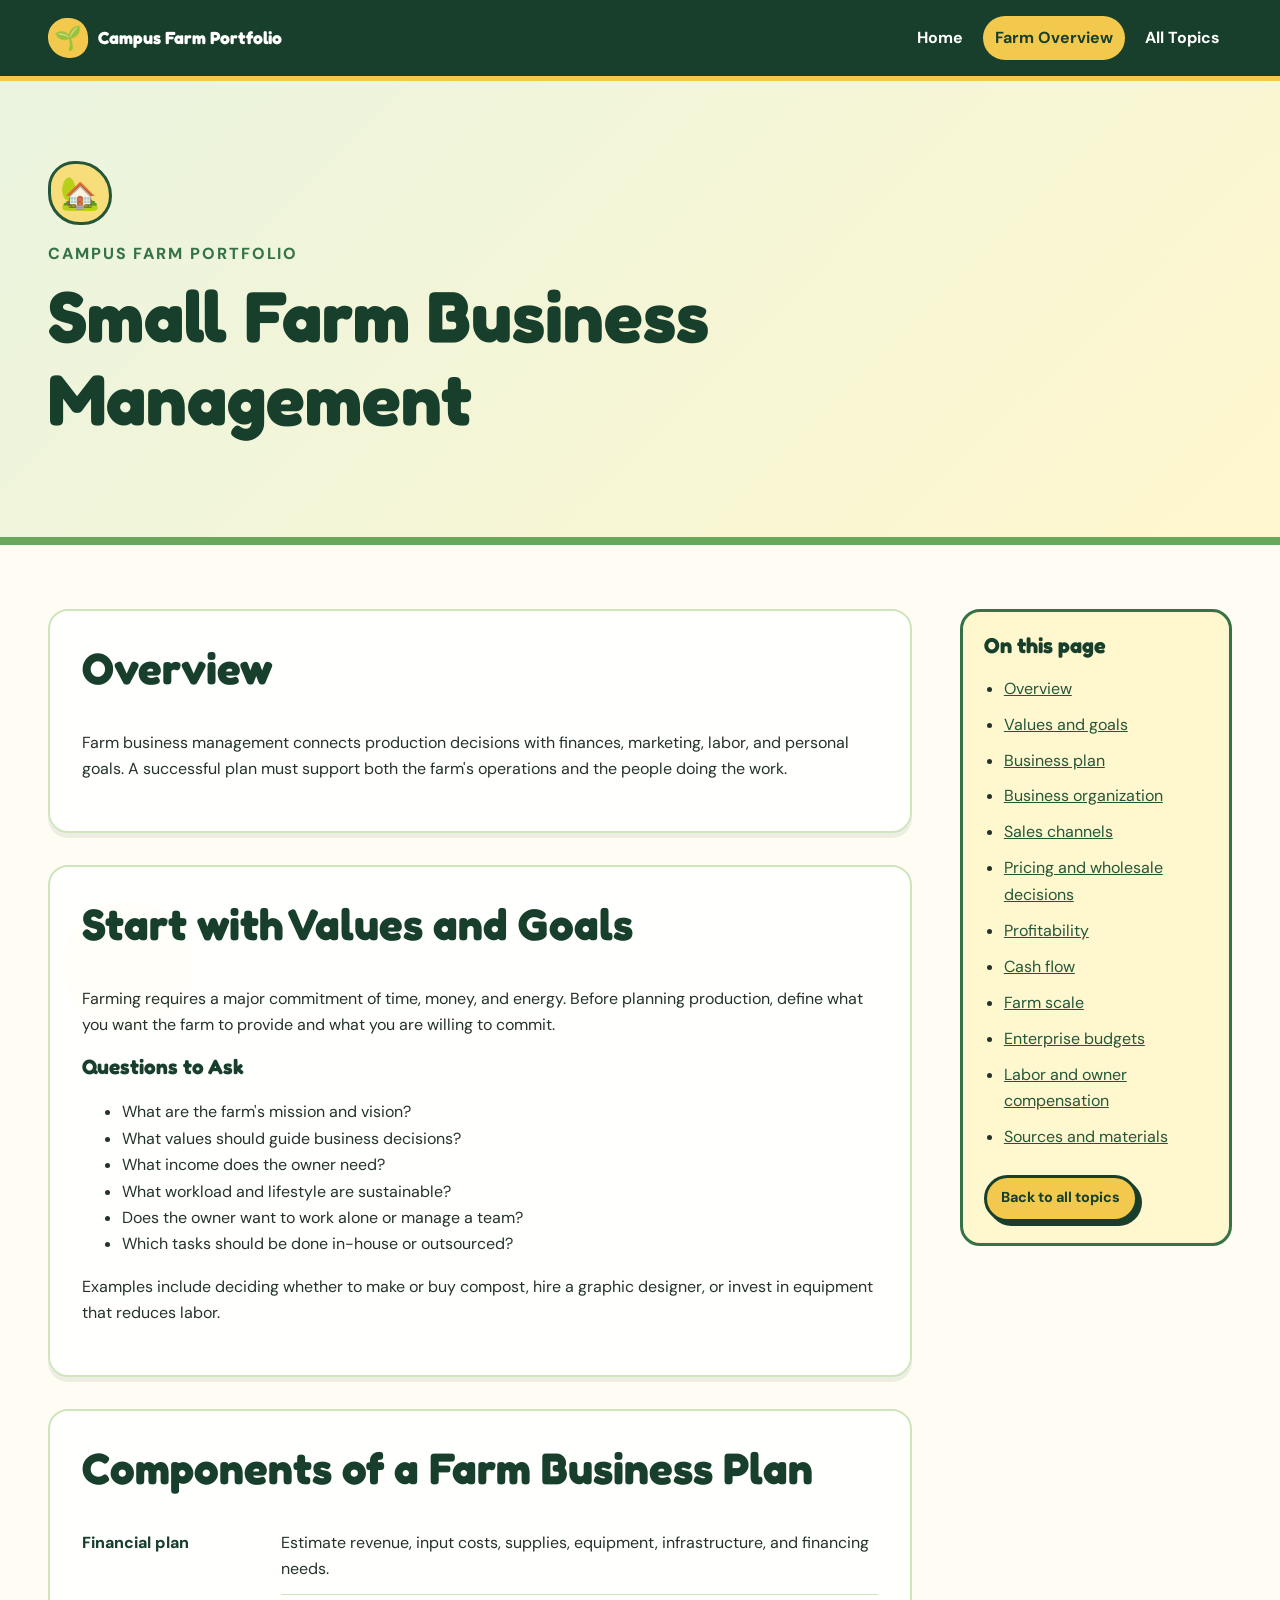
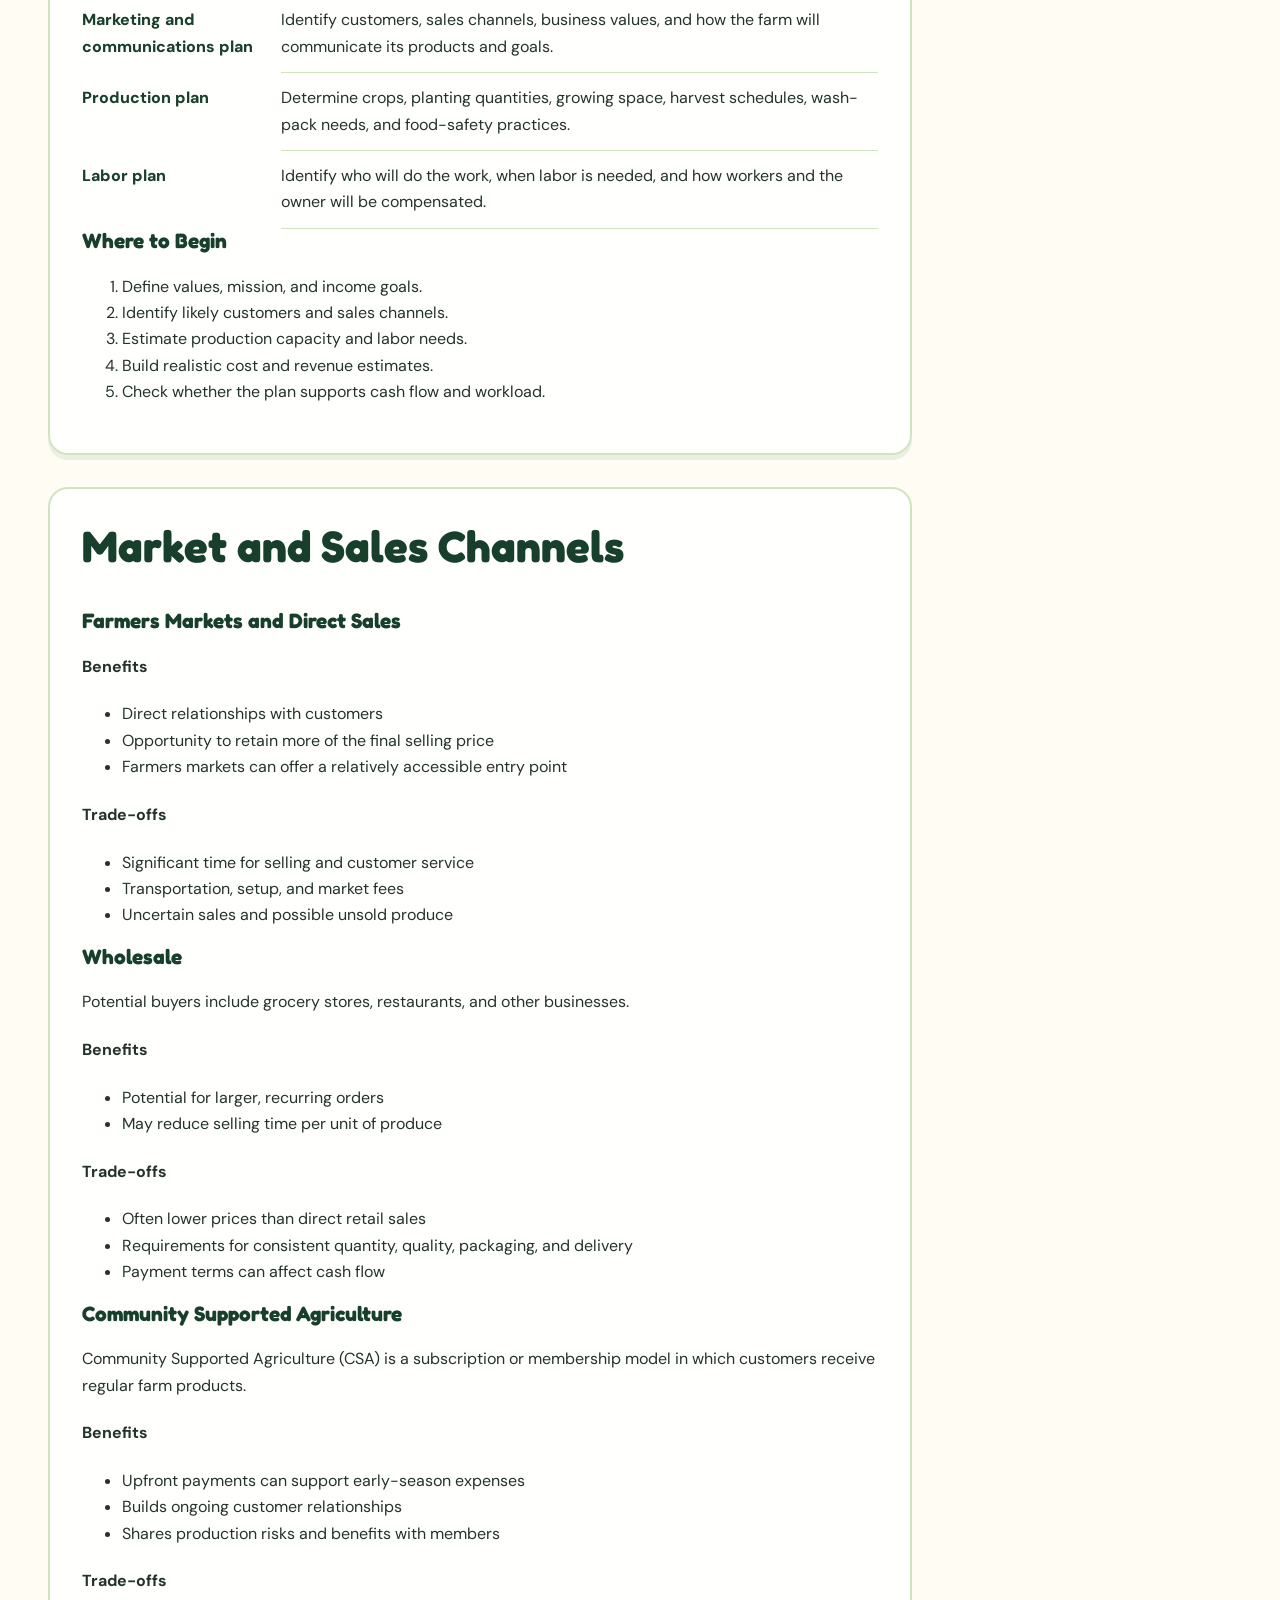
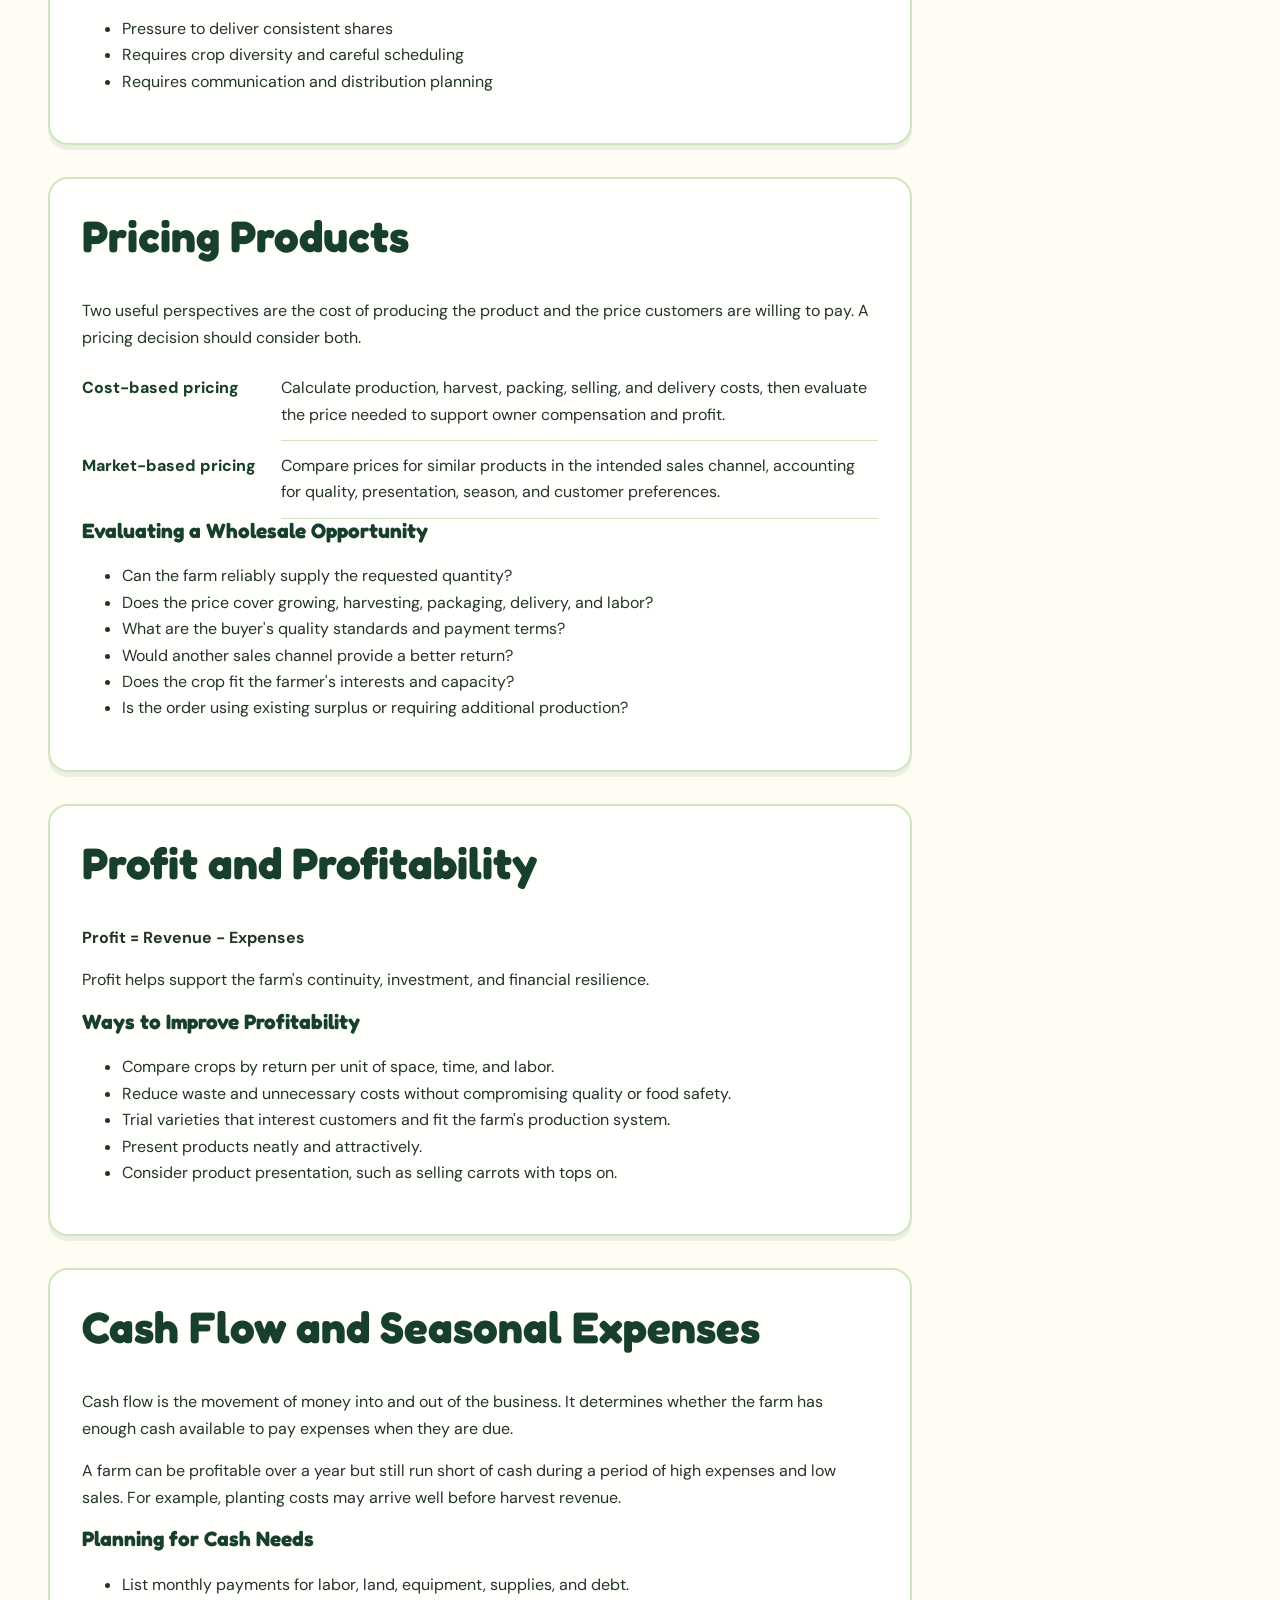
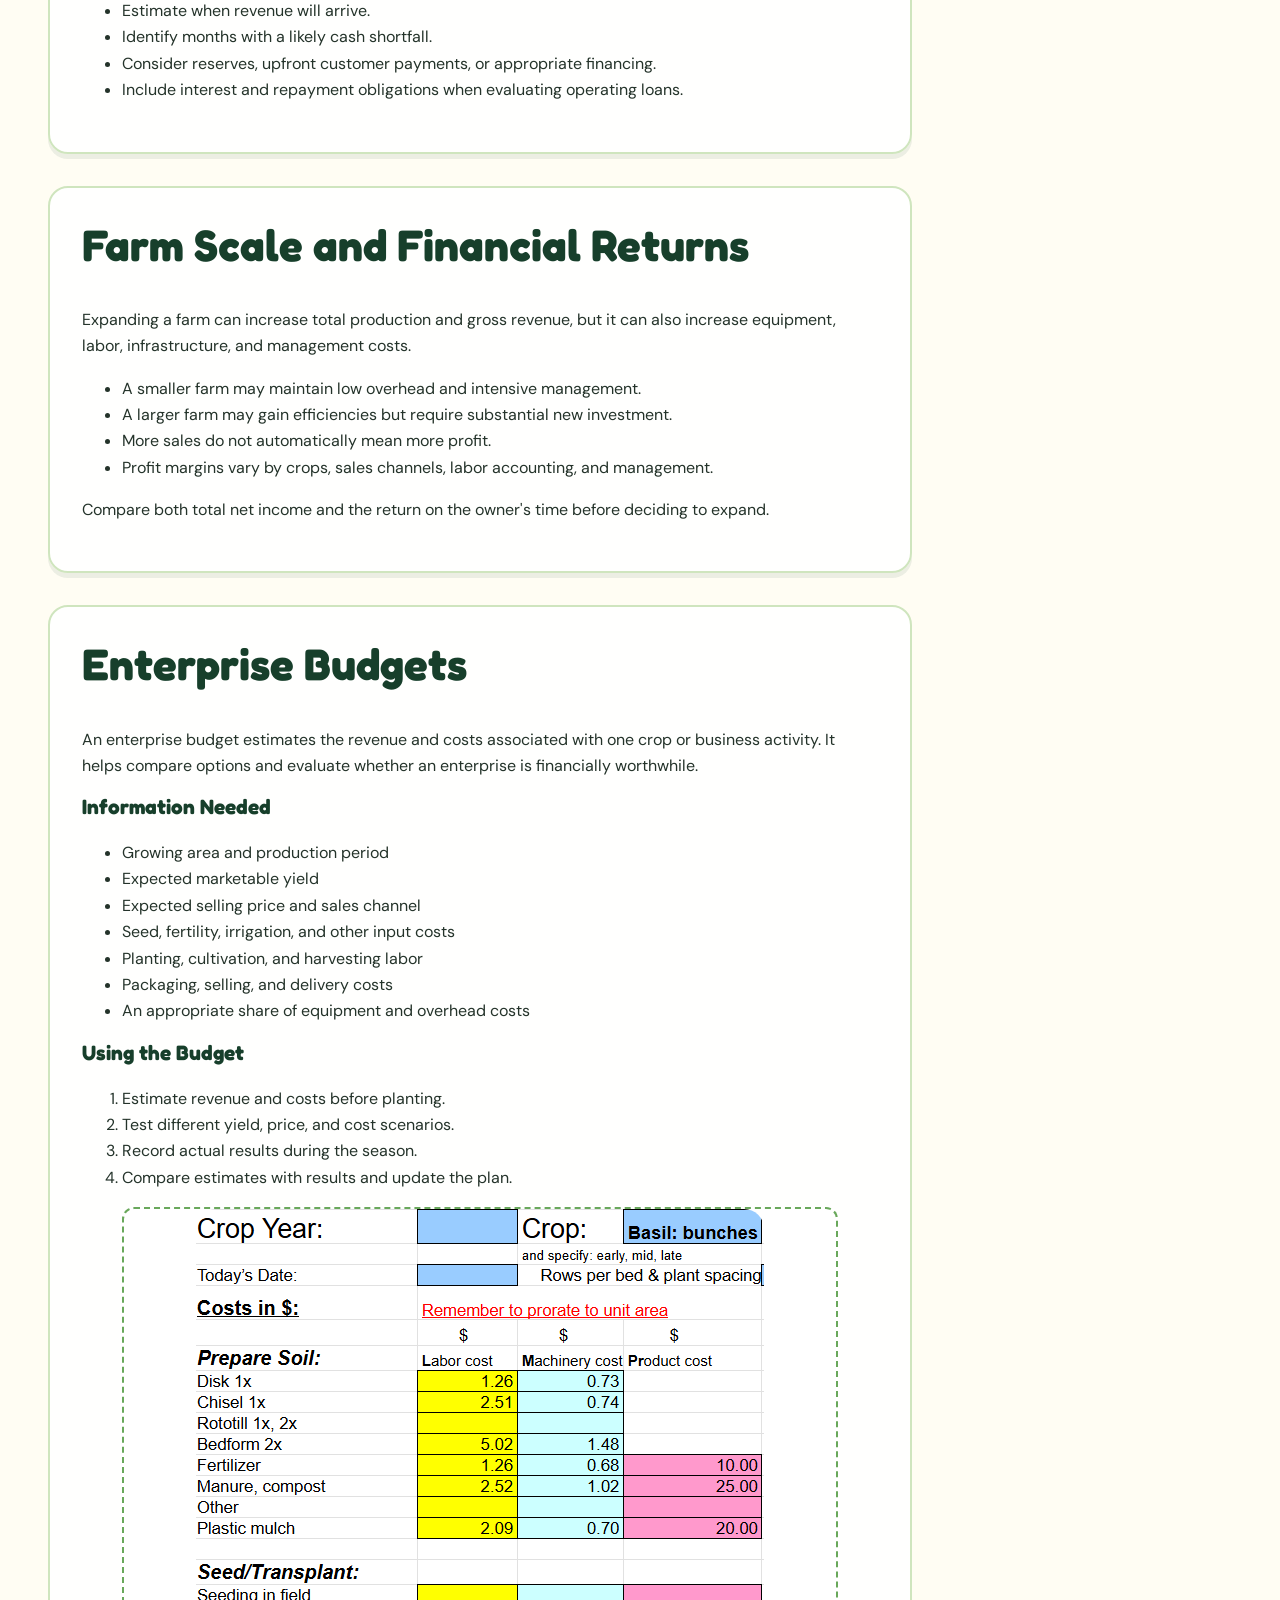
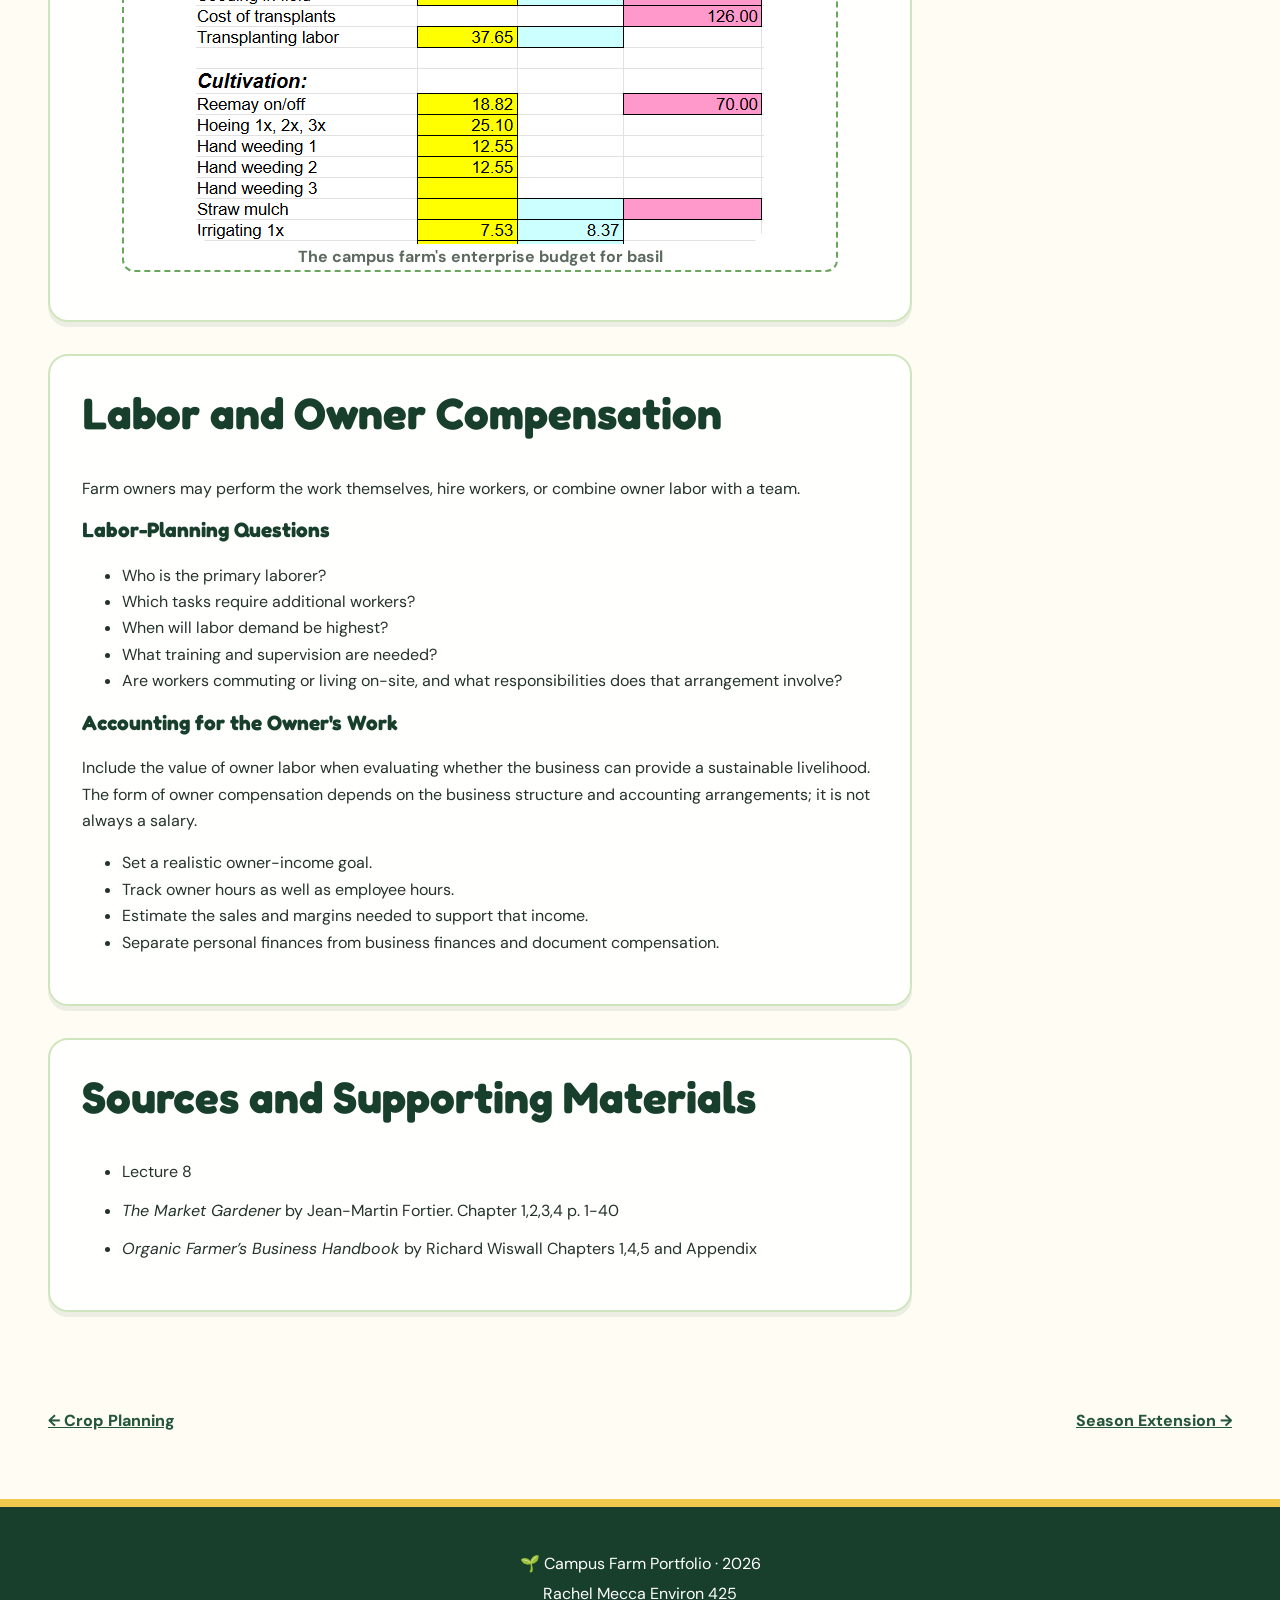
<file: buisness-mangement.html>
<!doctype html>
<html lang="en">
<head>
  <meta charset="utf-8">
  <meta name="viewport" content="width=device-width, initial-scale=1">

  <title>Small Farm Business Management | Campus Farm Portfolio</title>

  <link rel="stylesheet" href="css/styles.css">
  <script src="js/script.js" defer></script>
</head>

<body>
  <a class="skip-link" href="#main-content">Skip to main content</a>

  <header class="site-header">
    <div class="container header-inner">
      <a class="site-logo" href="index.html">
        <span class="logo-icon" aria-hidden="true">🌱</span>
        <span>Campus Farm Portfolio</span>
      </a>

      <button
        class="menu-button"
        type="button"
        aria-expanded="false"
        aria-controls="site-navigation"
      >
        Menu
      </button>

      <nav id="site-navigation" class="site-nav" aria-label="Main navigation">
        <a href="index.html">Home</a>
        <a aria-current="page" href="overview.html">Farm Overview</a>
        <a href="index.html#portfolio-pages">All Topics</a>
      </nav>
    </div>
  </header>

  <main id="main-content">
    <header class="page-banner">
      <div class="container">
        <span class="page-icon" aria-hidden="true">🏡</span>
        <p class="eyebrow">Campus Farm Portfolio</p>
        <h1>Small Farm Business Management</h1>
      </div>
    </header>

    <div class="container page-layout">
      <article class="page-content">

        <!-- Overview -->
        <section id="overview">
          <h2>Overview</h2>

          <p>
            Farm business management connects production decisions
            with finances, marketing, labor, and personal goals.
            A successful plan must support both the farm's operations
            and the people doing the work.
          </p>
        </section>

        <!-- Values and goals -->
        <section id="values-and-goals">
          <h2>Start with Values and Goals</h2>

          <p>
            Farming requires a major commitment of time, money,
            and energy. Before planning production, define what
            you want the farm to provide and what you are willing
            to commit.
          </p>

          <h3>Questions to Ask</h3>

          <ul>
            <li>What are the farm's mission and vision?</li>
            <li>What values should guide business decisions?</li>
            <li>What income does the owner need?</li>
            <li>What workload and lifestyle are sustainable?</li>
            <li>Does the owner want to work alone or manage a team?</li>
            <li>Which tasks should be done in-house or outsourced?</li>
          </ul>

          <p>
            Examples include deciding whether to make or buy compost,
            hire a graphic designer, or invest in equipment that
            reduces labor.
          </p>
        </section>

        <!-- Business plan -->
        <section id="business-plan">
          <h2>Components of a Farm Business Plan</h2>

          <dl class="management-list">
            <dt>Financial plan</dt>
            <dd>
              Estimate revenue, input costs, supplies, equipment,
              infrastructure, and financing needs.
            </dd>

            <dt>Marketing and communications plan</dt>
            <dd>
              Identify customers, sales channels, business values,
              and how the farm will communicate its products
              and goals.
            </dd>

            <dt>Production plan</dt>
            <dd>
              Determine crops, planting quantities, growing space,
              harvest schedules, wash-pack needs, and food-safety
              practices.
            </dd>

            <dt>Labor plan</dt>
            <dd>
              Identify who will do the work, when labor is needed,
              and how workers and the owner will be compensated.
            </dd>
          </dl>

          <h3>Where to Begin</h3>

          <ol>
            <li>Define values, mission, and income goals.</li>
            <li>Identify likely customers and sales channels.</li>
            <li>Estimate production capacity and labor needs.</li>
            <li>Build realistic cost and revenue estimates.</li>
            <li>Check whether the plan supports cash flow and workload.</li>
          </ol>
        </section>

        <!-- Sales channels -->
        <section id="sales-channels">
          <h2>Market and Sales Channels</h2>

          <div class="business-card-grid">
            <section class="business-card">
              <h3>Farmers Markets and Direct Sales</h3>

              <h4>Benefits</h4>
              <ul>
                <li>Direct relationships with customers</li>
                <li>
                  Opportunity to retain more of the final selling price
                </li>
                <li>
                  Farmers markets can offer a relatively accessible
                  entry point
                </li>
              </ul>

              <h4>Trade-offs</h4>
              <ul>
                <li>Significant time for selling and customer service</li>
                <li>Transportation, setup, and market fees</li>
                <li>Uncertain sales and possible unsold produce</li>
              </ul>
            </section>

            <section class="business-card">
              <h3>Wholesale</h3>

              <p>
                Potential buyers include grocery stores, restaurants,
                and other businesses.
              </p>

              <h4>Benefits</h4>
              <ul>
                <li>Potential for larger, recurring orders</li>
                <li>May reduce selling time per unit of produce</li>
              </ul>

              <h4>Trade-offs</h4>
              <ul>
                <li>Often lower prices than direct retail sales</li>
                <li>
                  Requirements for consistent quantity, quality,
                  packaging, and delivery
                </li>
                <li>Payment terms can affect cash flow</li>
              </ul>
            </section>

            <section class="business-card">
              <h3>Community Supported Agriculture</h3>

              <p>
                Community Supported Agriculture (CSA) is a subscription
                or membership model in which customers receive
                regular farm products.
              </p>

              <h4>Benefits</h4>
              <ul>
                <li>
                  Upfront payments can support early-season expenses
                </li>
                <li>Builds ongoing customer relationships</li>
                <li>
                  Shares production risks and benefits
                  with members
                </li>
              </ul>

              <h4>Trade-offs</h4>
              <ul>
                <li>Pressure to deliver consistent shares</li>
                <li>Requires crop diversity and careful scheduling</li>
                <li>Requires communication and distribution planning</li>
              </ul>
            </section>
          </div>
        </section>

        <!-- Pricing -->
        <section id="pricing">
          <h2>Pricing Products</h2>

          <p>
            Two useful perspectives are the cost of producing the
            product and the price customers are willing to pay.
            A pricing decision should consider both.
          </p>

          <dl class="management-list">
            <dt>Cost-based pricing</dt>
            <dd>
              Calculate production, harvest, packing, selling, and
              delivery costs, then evaluate the price needed to
              support owner compensation and profit.
            </dd>

            <dt>Market-based pricing</dt>
            <dd>
              Compare prices for similar products in the intended
              sales channel, accounting for quality, presentation,
              season, and customer preferences.
            </dd>
          </dl>

          <h3>Evaluating a Wholesale Opportunity</h3>

          <ul>
            <li>Can the farm reliably supply the requested quantity?</li>
            <li>
              Does the price cover growing, harvesting, packaging,
              delivery, and labor?
            </li>
            <li>What are the buyer's quality standards and payment terms?</li>
            <li>Would another sales channel provide a better return?</li>
            <li>Does the crop fit the farmer's interests and capacity?</li>
            <li>
              Is the order using existing surplus or requiring
              additional production?
            </li>
          </ul>
        </section>

        <!-- Profit -->
        <section id="profitability">
          <h2>Profit and Profitability</h2>

          <p class="business-formula">
            <strong>Profit = Revenue − Expenses</strong>
          </p>

          <p>
            Profit helps support the farm's continuity, investment,
            and financial resilience.
          </p>

          <h3>Ways to Improve Profitability</h3>

          <ul>
            <li>
              Compare crops by return per unit of space, time,
              and labor.
            </li>
            <li>
              Reduce waste and unnecessary costs without compromising
              quality or food safety.
            </li>
            <li>
              Trial varieties that interest customers and fit
              the farm's production system.
            </li>
            <li>Present products neatly and attractively.</li>
            <li>
              Consider product presentation, such as selling carrots
              with tops on.
            </li>
          </ul>
        </section>

        <!-- Cash flow -->
        <section id="cash-flow">
          <h2>Cash Flow and Seasonal Expenses</h2>

          <p>
            Cash flow is the movement of money into and out of
            the business. It determines whether the farm has enough
            cash available to pay expenses when they are due.
          </p>

          <p>
            A farm can be profitable over a year but still run short
            of cash during a period of high expenses and low sales.
            For example, planting costs may arrive well before
            harvest revenue.
          </p>

          <h3>Planning for Cash Needs</h3>

          <ul>
            <li>
              List monthly payments for labor, land, equipment,
              supplies, and debt.
            </li>
            <li>Estimate when revenue will arrive.</li>
            <li>Identify months with a likely cash shortfall.</li>
            <li>
              Consider reserves, upfront customer payments,
              or appropriate financing.
            </li>
            <li>
              Include interest and repayment obligations when
              evaluating operating loans.
            </li>
          </ul>
        </section>

        <!-- Scale -->
        <section id="farm-scale">
          <h2>Farm Scale and Financial Returns</h2>

          <p>
            Expanding a farm can increase total production and gross
            revenue, but it can also increase equipment, labor,
            infrastructure, and management costs.
          </p>

          <ul>
            <li>
              A smaller farm may maintain low overhead and intensive
              management.
            </li>
            <li>
              A larger farm may gain efficiencies but require
              substantial new investment.
            </li>
            <li>
              More sales do not automatically mean more profit.
            </li>
            <li>
              Profit margins vary by crops, sales channels,
              labor accounting, and management.
            </li>
          </ul>

          <p>
            Compare both total net income and the return on the
            owner's time before deciding to expand.
          </p>
        </section>

        <!-- Enterprise budgets -->
        <section id="enterprise-budget">
          <h2>Enterprise Budgets</h2>

          <p>
            An enterprise budget estimates the revenue and costs
            associated with one crop or business activity. It helps
            compare options and evaluate whether an enterprise
            is financially worthwhile.
          </p>

          <h3>Information Needed</h3>

          <ul>
            <li>Growing area and production period</li>
            <li>Expected marketable yield</li>
            <li>Expected selling price and sales channel</li>
            <li>Seed, fertility, irrigation, and other input costs</li>
            <li>Planting, cultivation, and harvesting labor</li>
            <li>Packaging, selling, and delivery costs</li>
            <li>An appropriate share of equipment and overhead costs</li>
          </ul>

          <h3>Using the Budget</h3>

          <ol>
            <li>Estimate revenue and costs before planting.</li>
            <li>Test different yield, price, and cost scenarios.</li>
            <li>Record actual results during the season.</li>
            <li>Compare estimates with results and update the plan.</li>
          </ol>

          <figure class="mini-photo-slot">
            <img
                src="images/enterprise_budget.png"
                alt="Spreadsheet screenshot showing costs for basil"
              >
            <figcaption>
              The campus farm's enterprise budget for basil
            </figcaption>
          </figure>
        </section>

        <!-- Labor -->
        <section id="labor">
          <h2>Labor and Owner Compensation</h2>

          <p>
            Farm owners may perform the work themselves, hire workers,
            or combine owner labor with a team.
          </p>

          <h3>Labor-Planning Questions</h3>

          <ul>
            <li>Who is the primary laborer?</li>
            <li>Which tasks require additional workers?</li>
            <li>When will labor demand be highest?</li>
            <li>What training and supervision are needed?</li>
            <li>
              Are workers commuting or living on-site, and what
              responsibilities does that arrangement involve?
            </li>
          </ul>

          <h3>Accounting for the Owner's Work</h3>

          <p>
            Include the value of owner labor when evaluating whether
            the business can provide a sustainable livelihood.
            The form of owner compensation depends on the business
            structure and accounting arrangements; it is not always
            a salary.
          </p>

          <ul>
            <li>Set a realistic owner-income goal.</li>
            <li>Track owner hours as well as employee hours.</li>
            <li>
              Estimate the sales and margins needed to support
              that income.
            </li>
            <li>
              Separate personal finances from business finances
              and document compensation.
            </li>
          </ul>
        </section>


        <!-- Sources -->
        <section id="sources">
          <h2>Sources and Supporting Materials</h2>

          <ul class="source-list">
            <li>
              Lecture 8
            </li>
            <li>
              <cite>The Market Gardener</cite> by Jean-Martin Fortier.
             Chapter 1,2,3,4 p. 1-40
            </li>
            <li>
              <cite>Organic Farmer’s Business Handbook </cite> by Richard Wiswall
            Chapters 1,4,5 and Appendix 
            </li>
          </ul>
        </section>
      </article>

      <aside class="page-sidebar" aria-label="On this page">
        <h2>On this page</h2>

        <ul>
          <li><a href="#overview">Overview</a></li>
          <li><a href="#values-and-goals">Values and goals</a></li>
          <li><a href="#business-plan">Business plan</a></li>
          <li><a href="#legal-structure">Business organization</a></li>
          <li><a href="#sales-channels">Sales channels</a></li>
          <li><a href="#pricing">Pricing and wholesale decisions</a></li>
          <li><a href="#profitability">Profitability</a></li>
          <li><a href="#cash-flow">Cash flow</a></li>
          <li><a href="#farm-scale">Farm scale</a></li>
          <li><a href="#enterprise-budget">Enterprise budgets</a></li>
          <li><a href="#labor">Labor and owner compensation</a></li>
          <li><a href="#sources">Sources and materials</a></li>
        </ul>

        <a class="button button-small" href="index.html#portfolio-pages">
          Back to all topics
        </a>
      </aside>
    </div>

    <nav class="container page-pagination" aria-label="Portfolio page navigation">
      <a href="crop-planning.html">← Crop Planning</a>
      <a href="season-extension.html">Season Extension →</a>
    </nav>
  </main>

  <footer class="site-footer">
    <div class="container">
      <p>
        <span aria-hidden="true">🌱</span>
        Campus Farm Portfolio · 2026
      </p>
      <p>Rachel Mecca Environ 425</p>
    </div>
  </footer>
</body>
</html>
</file>
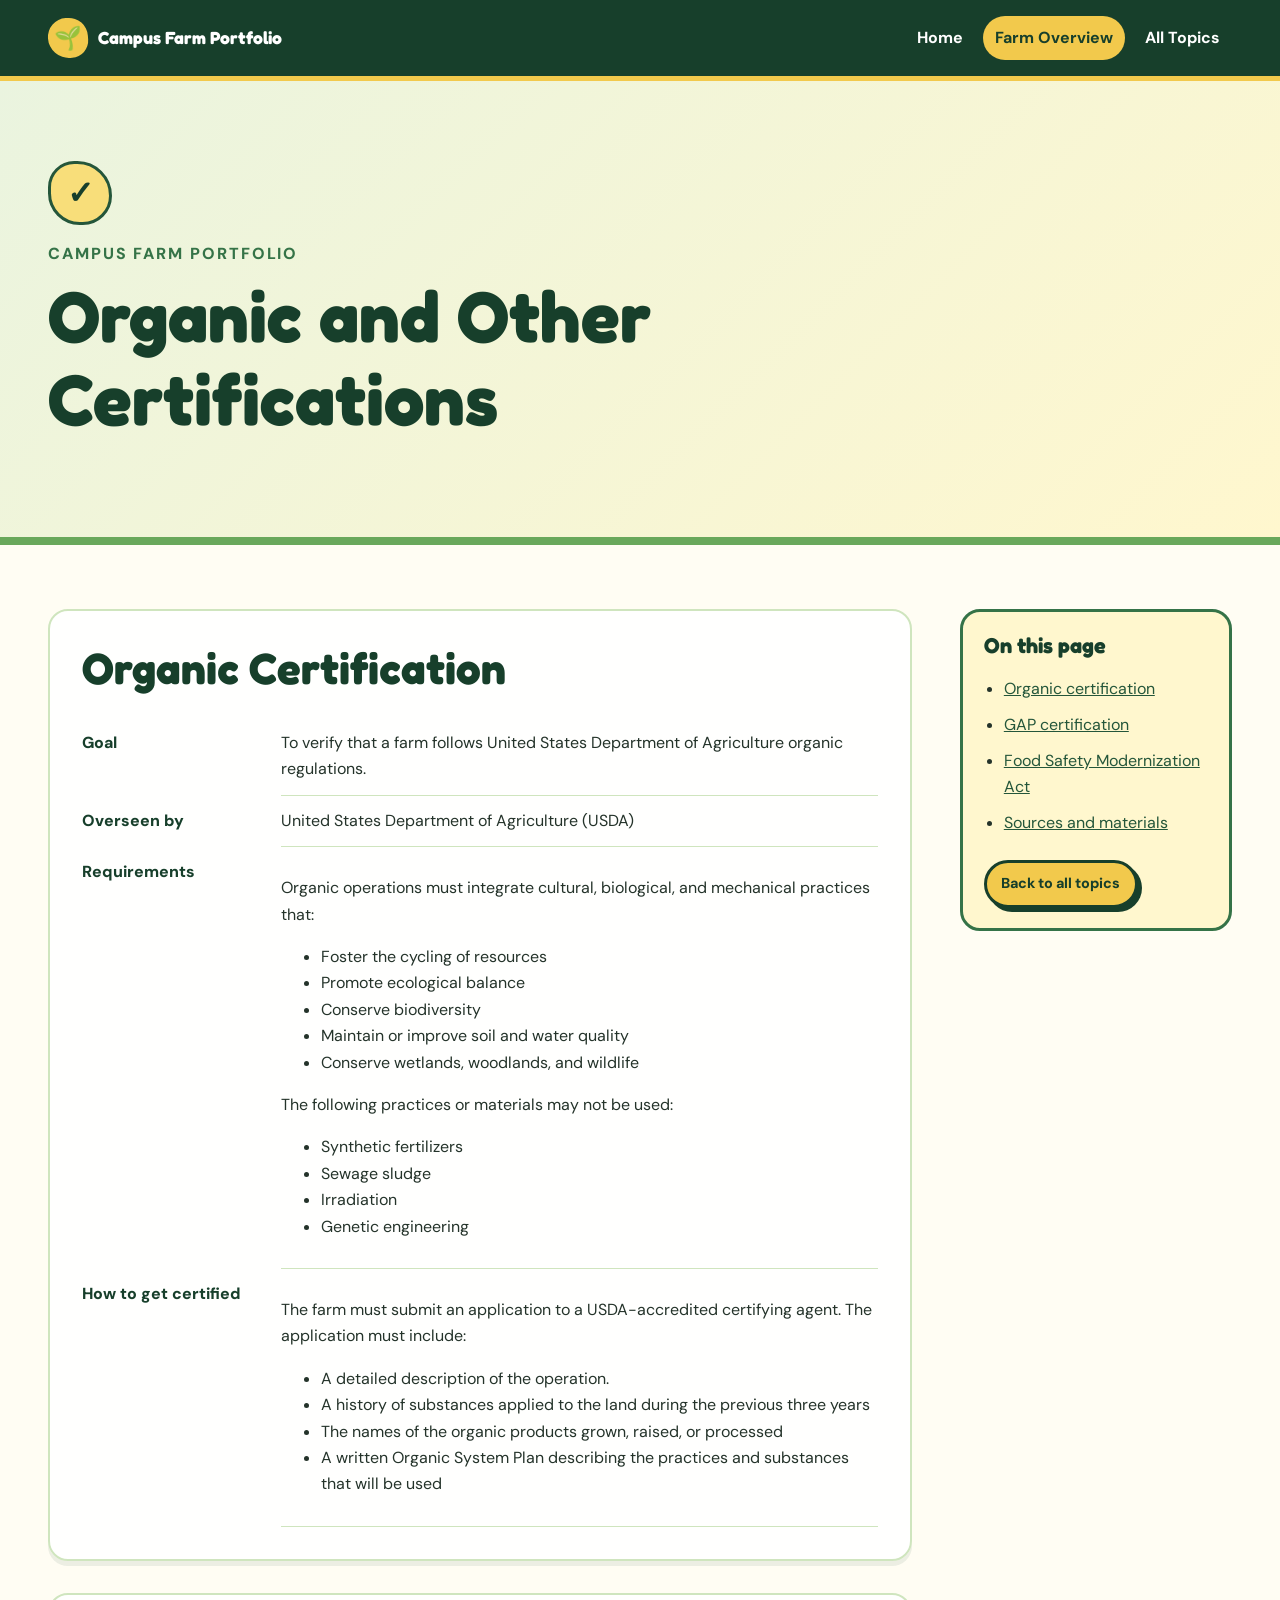
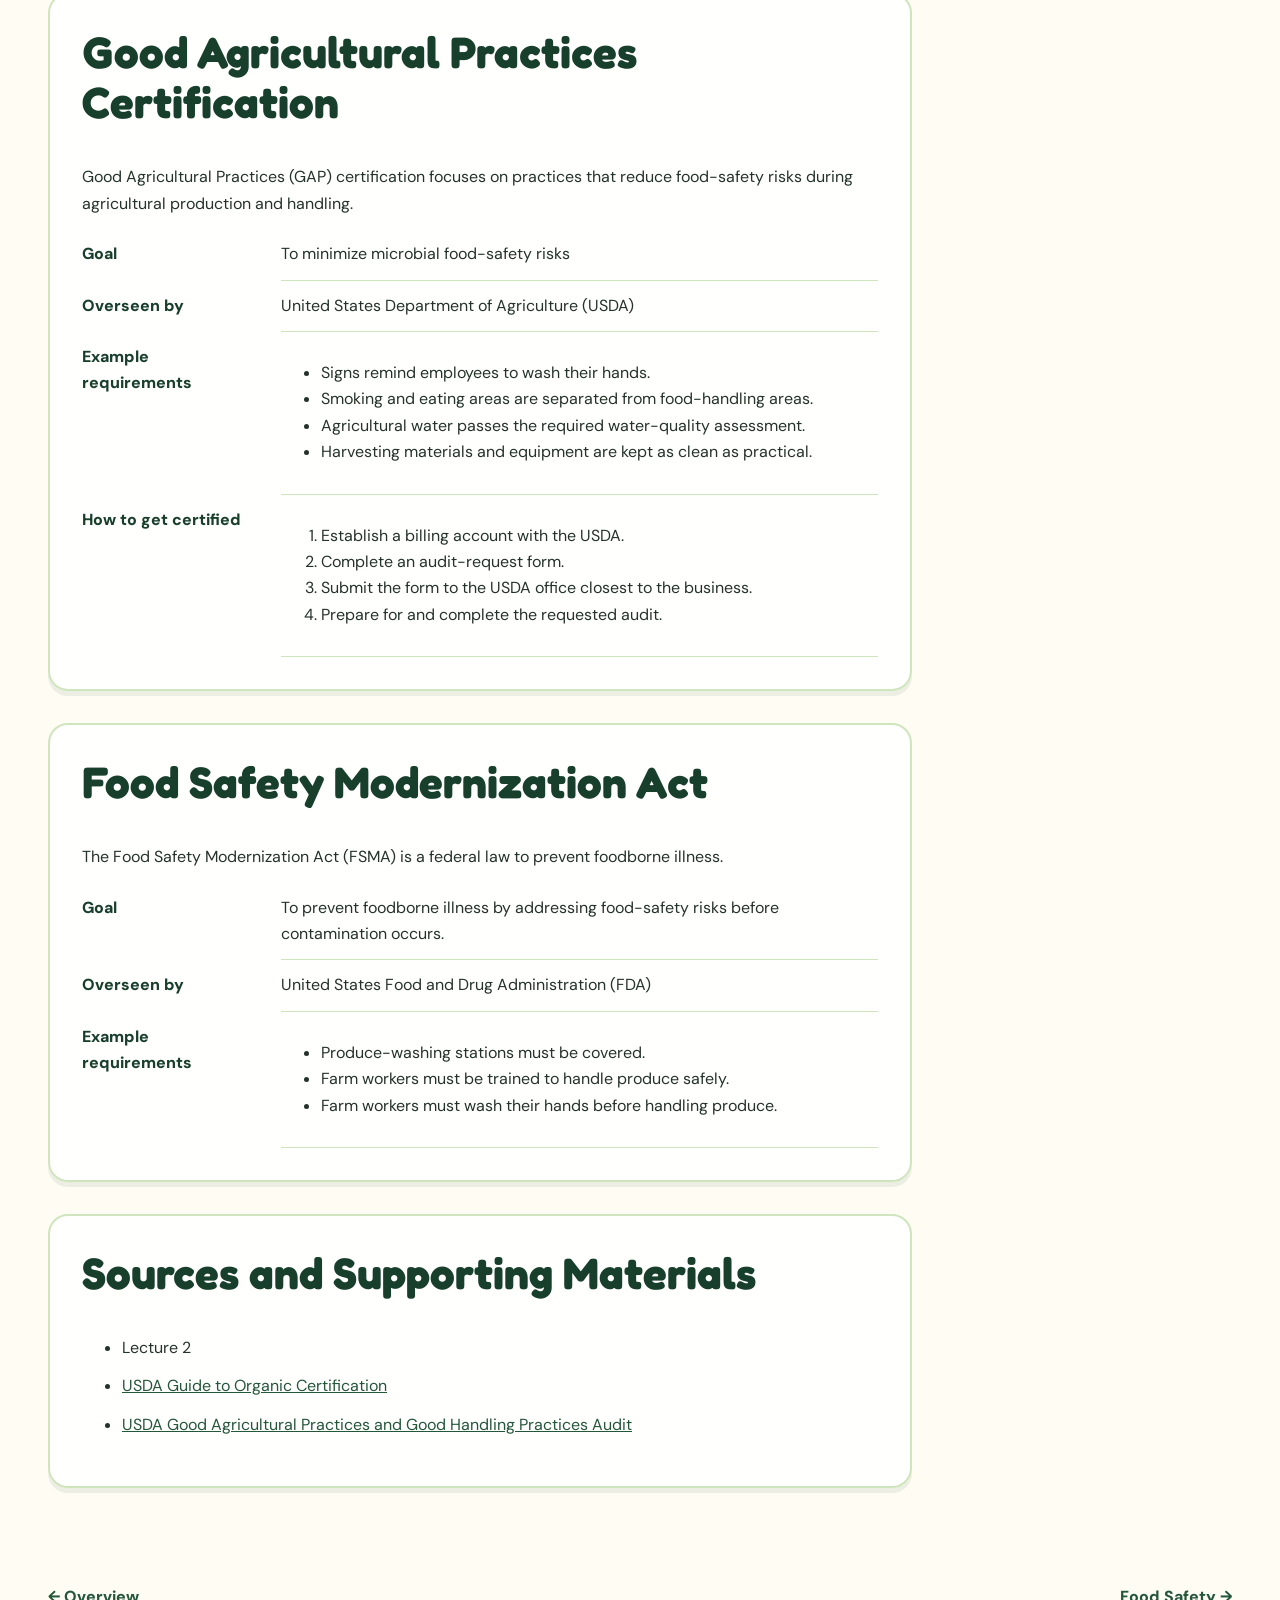
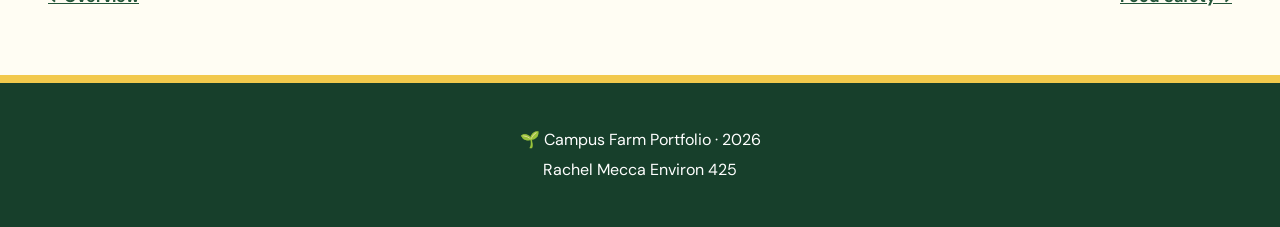
<file: certifications.html>
<!doctype html>
<html lang="en">
<head>
  <meta charset="utf-8">
  <meta name="viewport" content="width=device-width, initial-scale=1">

  <title>
    Organic and Other Certifications | Campus Farm Portfolio
  </title>

  <link rel="stylesheet" href="css/styles.css">
  <script src="js/script.js" defer></script>
</head>

<body>
  <a class="skip-link" href="#main-content">Skip to main content</a>

  <header class="site-header">
    <div class="container header-inner">
      <a class="site-logo" href="index.html">
        <span class="logo-icon" aria-hidden="true">🌱</span>
        <span>Campus Farm Portfolio</span>
      </a>

      <button
        class="menu-button"
        type="button"
        aria-expanded="false"
        aria-controls="site-navigation"
      >
        Menu
      </button>

      <nav id="site-navigation" class="site-nav" aria-label="Main navigation">
        <a href="index.html">Home</a>
        <a aria-current="page" href="overview.html">Farm Overview</a>
        <a href="index.html#portfolio-pages">All Topics</a>
      </nav>
    </div>
  </header>

  <main id="main-content">
    <header class="page-banner">
      <div class="container">
        <span class="page-icon" aria-hidden="true">✓</span>
        <p class="eyebrow">Campus Farm Portfolio</p>
        <h1>Organic and Other Certifications</h1>
      </div>
    </header>

    <div class="container page-layout">
      <article class="page-content">

        <!-- Organic certification -->
        <section id="organic">
          <h2>Organic Certification</h2>

          <dl class="management-list">
            <dt>Goal</dt>
            <dd>
              To verify that a farm follows United States Department of
              Agriculture organic regulations.
            </dd>

            <dt>Overseen by</dt>
            <dd>
              United States Department of Agriculture (USDA)
            </dd>

            <dt>Requirements</dt>
            <dd>
              <p>
                Organic operations must integrate cultural, biological, and
                mechanical practices that:
              </p>

              <ul>
                <li>Foster the cycling of resources</li>
                <li>Promote ecological balance</li>
                <li>Conserve biodiversity</li>
                <li>Maintain or improve soil and water quality</li>
                <li>Conserve wetlands, woodlands, and wildlife</li>
              </ul>

              <p>The following practices or materials may not be used:</p>

              <ul>
                <li>Synthetic fertilizers</li>
                <li>Sewage sludge</li>
                <li>Irradiation</li>
                <li>Genetic engineering</li>
              </ul>
            </dd>

            <dt>How to get certified</dt>
            <dd>
              <p>
                The farm must submit an application to a USDA-accredited
                certifying agent. The application must include:
              </p>

              <ul>
                <li>
                  A detailed description of the operation.
                </li>

                <li>
                  A history of substances applied to the land during the
                  previous three years
                </li>

                <li>
                  The names of the organic products grown, raised, or
                  processed
                </li>

                <li>
                  A written Organic System Plan describing the
                  practices and substances that will be used
                </li>
              </ul>
            </dd>
          </dl>
        </section>

        <!-- GAP certification -->
        <section id="gap">
          <h2>Good Agricultural Practices Certification</h2>

          <p>
            Good Agricultural Practices (GAP) certification focuses on
            practices that reduce food-safety risks during agricultural
            production and handling.
          </p>

          <dl class="management-list">
            <dt>Goal</dt>
            <dd>
              To minimize microbial food-safety risks
            </dd>

            <dt>Overseen by</dt>
            <dd>
              United States Department of Agriculture (USDA)
            </dd>

            <dt>Example requirements</dt>
            <dd>
              <ul>
                <li>
                  Signs remind employees to wash their hands.
                </li>

                <li>
                  Smoking and eating areas are separated from food-handling
                  areas.
                </li>

                <li>
                  Agricultural water passes the required water-quality
                  assessment.
                </li>

                <li>
                  Harvesting materials and equipment are kept as clean as
                  practical.
                </li>
              </ul>
            </dd>

            <dt>How to get certified</dt>
            <dd>
              <ol>
                <li>Establish a billing account with the USDA.</li>
                <li>Complete an audit-request form.</li>
                <li>
                  Submit the form to the USDA office closest to the
                  business.
                </li>
                <li>Prepare for and complete the requested audit.</li>
              </ol>
            </dd>
          </dl>
        </section>

        <!-- FSMA -->
        <section id="fsma">
          <h2>Food Safety Modernization Act</h2>

          <p>
            The Food Safety Modernization Act (FSMA) is a federal law to prevent foodborne illness.
          </p>

          <dl class="management-list">
            <dt>Goal</dt>
            <dd>
              To prevent foodborne illness by addressing food-safety risks
              before contamination occurs.
            </dd>

            <dt>Overseen by</dt>
            <dd>
              United States Food and Drug Administration (FDA)
            </dd>

            <dt>Example requirements</dt>
            <dd>
              <ul>
                <li>Produce-washing stations must be covered.</li>

                <li>
                  Farm workers must be trained to handle produce safely.
                </li>

                <li>
                  Farm workers must wash their hands before handling
                  produce.
                </li>
              </ul>
            </dd>

          </dl>
        </section>

        <!-- Sources -->
        <section id="sources">
          <h2>Sources and Supporting Materials</h2>

          <ul class="source-list">
            <li>Lecture 2</li>

            <li>
              <a
                href="https://drive.google.com/file/d/13Anhi721qWovr2KvIFpW1zvxuuPCR3fa/view"
              >
                USDA Guide to Organic Certification
              </a>
            </li>

            <li>
              <a
                href="https://www.ams.usda.gov/services/auditing/gap-ghp/audit"
              >
                USDA Good Agricultural Practices and Good Handling
                Practices Audit
              </a>
            </li>

          </ul>
        </section>
      </article>

      <aside class="page-sidebar" aria-label="On this page">
        <h2>On this page</h2>

        <ul>
          <li><a href="#organic">Organic certification</a></li>
          <li><a href="#gap">GAP certification</a></li>
          <li><a href="#fsma">Food Safety Modernization Act</a></li>
          <li><a href="#sources">Sources and materials</a></li>
        </ul>

        <a class="button button-small" href="index.html#portfolio-pages">
          Back to all topics
        </a>
      </aside>
    </div>

    <nav
      class="container page-pagination"
      aria-label="Portfolio page navigation"
    >
      <a href="overview.html">← Overview</a>
      <a href="food-safety.html"> Food Safety →</a>
    </nav>
  </main>

  <footer class="site-footer">
    <div class="container">
      <p>
        <span aria-hidden="true">🌱</span>
        Campus Farm Portfolio · 2026
      </p>
      <p>Rachel Mecca Environ 425</p>
    </div>
  </footer>
</body>
</html>
</file>
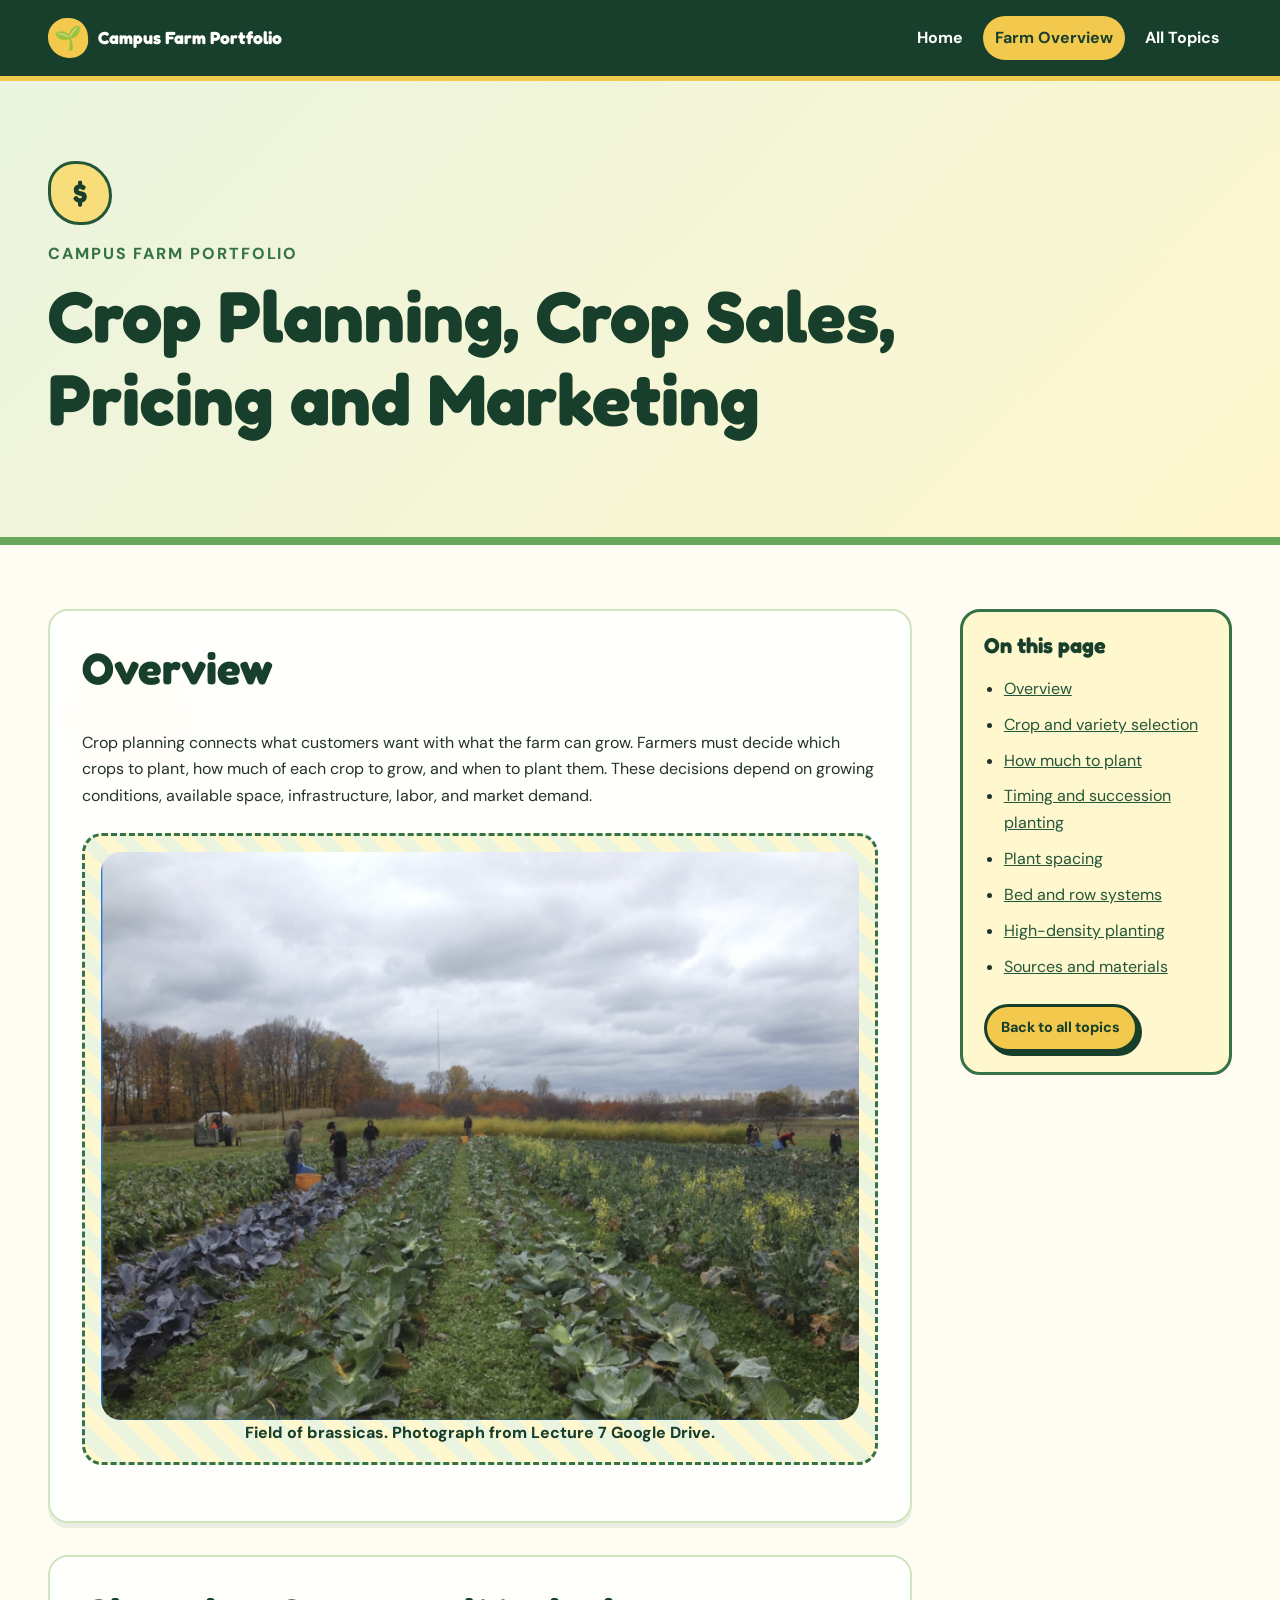
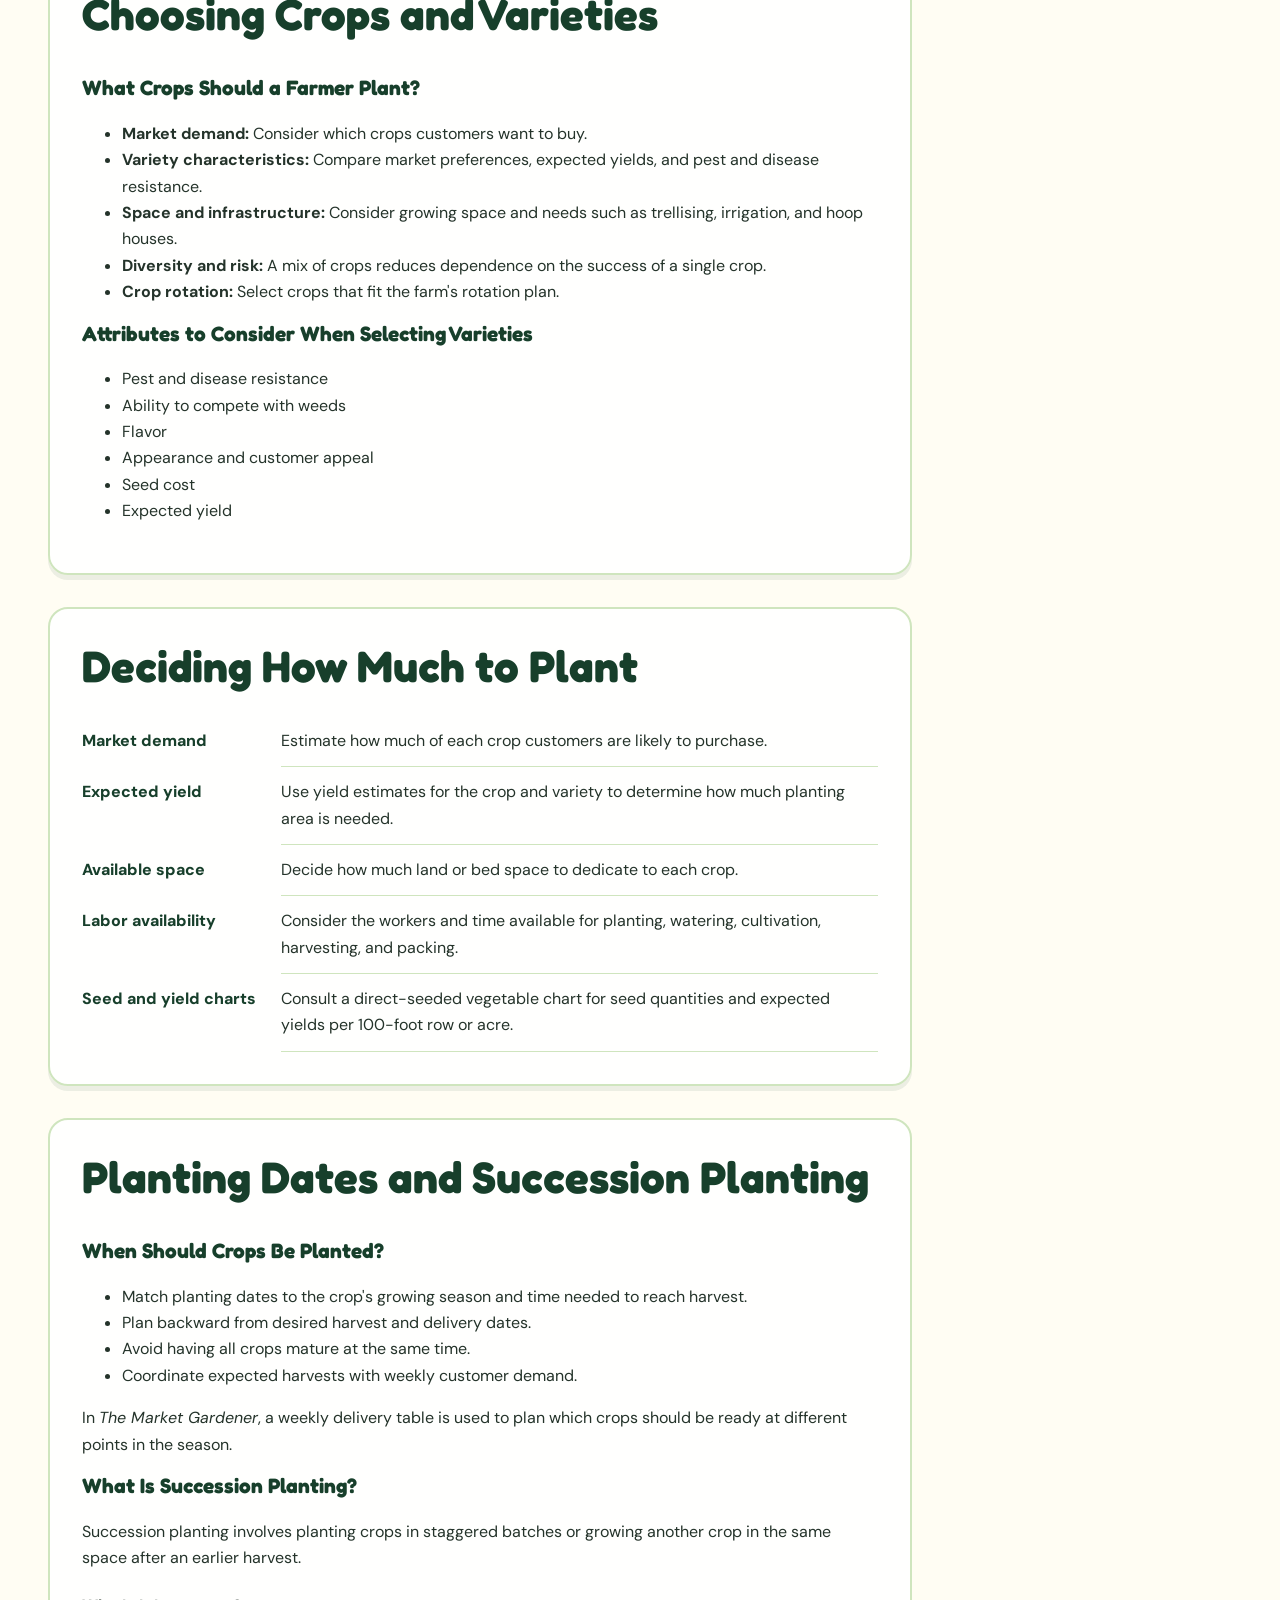
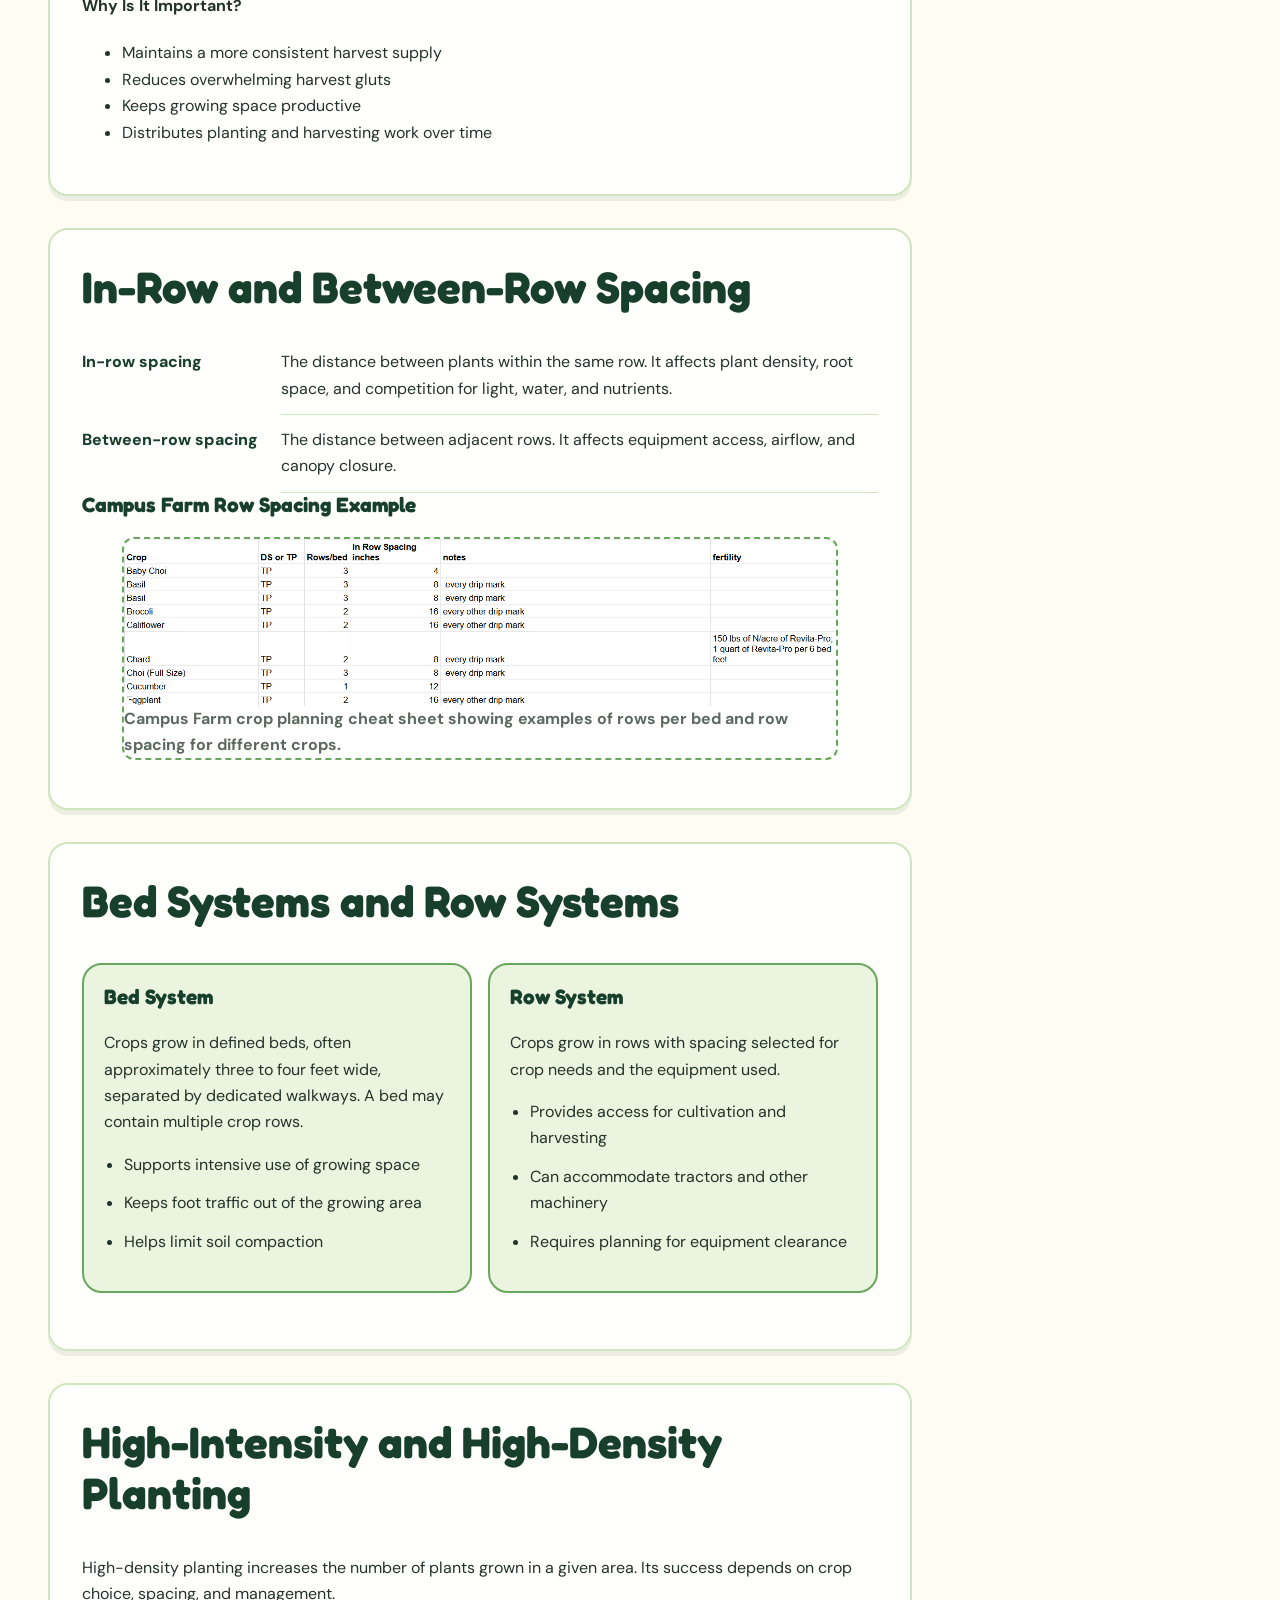
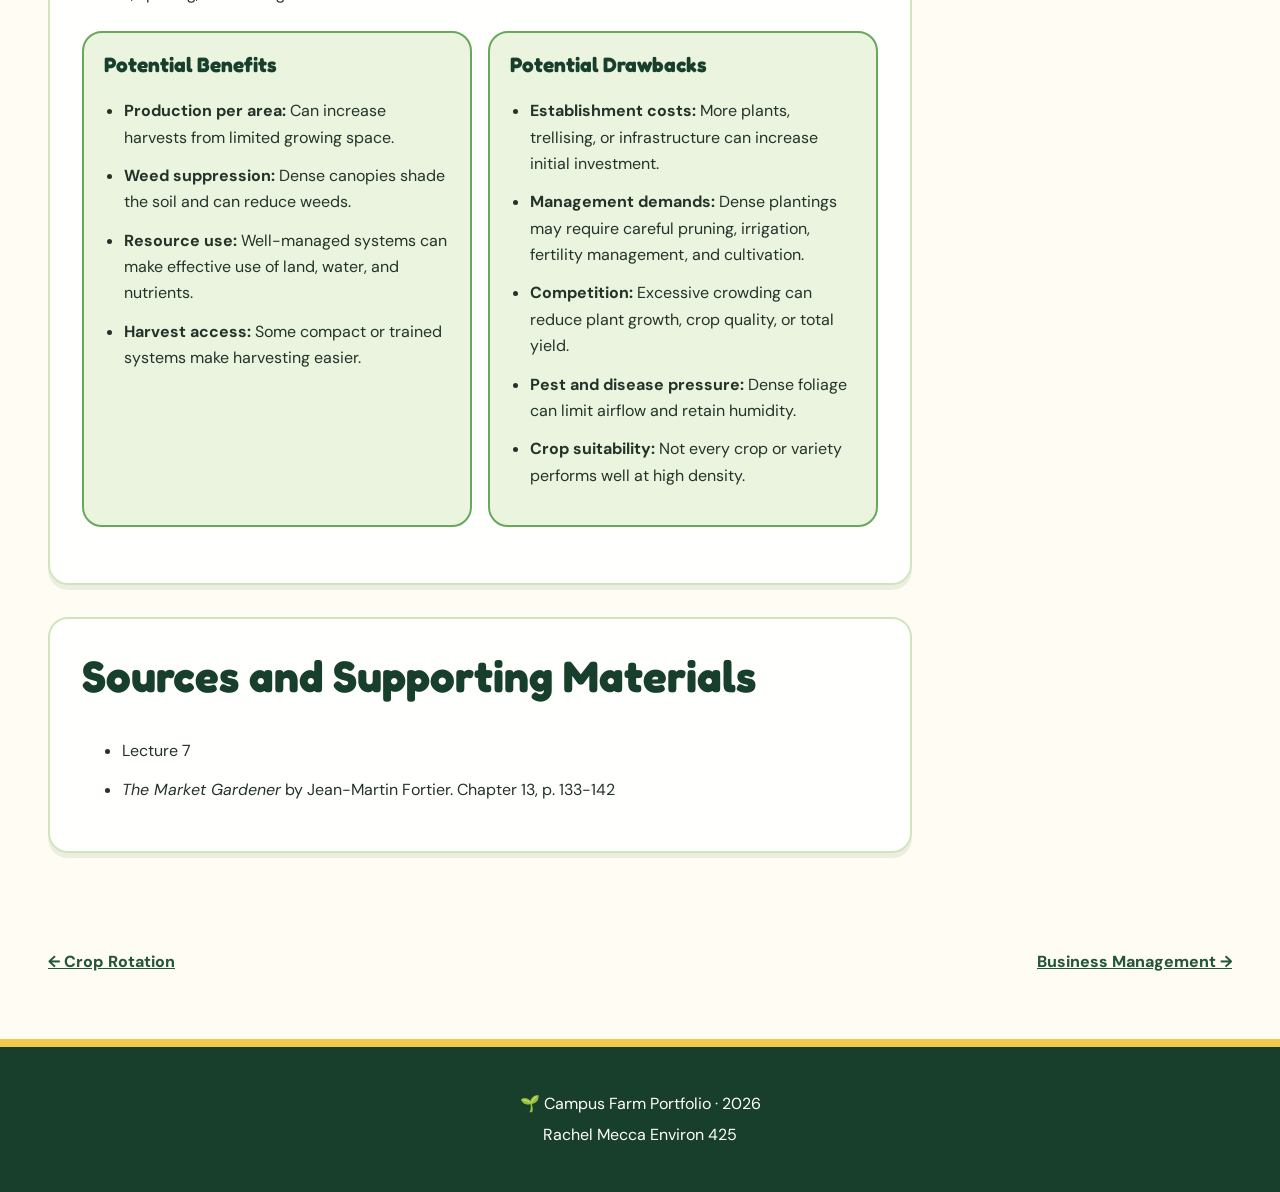
<file: crop-planning.html>
<!doctype html>
<html lang="en">
<head>
  <meta charset="utf-8">
  <meta name="viewport" content="width=device-width, initial-scale=1">

  <title>
    Crop Planning, Sales, Pricing and Marketing | Campus Farm Portfolio
  </title>

  <link rel="stylesheet" href="css/styles.css">
  <script src="js/script.js" defer></script>
</head>

<body>
  <a class="skip-link" href="#main-content">Skip to main content</a>

  <header class="site-header">
    <div class="container header-inner">
      <a class="site-logo" href="index.html">
        <span class="logo-icon" aria-hidden="true">🌱</span>
        <span>Campus Farm Portfolio</span>
      </a>

      <button
        class="menu-button"
        type="button"
        aria-expanded="false"
        aria-controls="site-navigation"
      >
        Menu
      </button>

      <nav id="site-navigation" class="site-nav" aria-label="Main navigation">
        <a href="index.html">Home</a>
        <a aria-current="page" href="overview.html">Farm Overview</a>
        <a href="index.html#portfolio-pages">All Topics</a>
      </nav>
    </div>
  </header>

  <main id="main-content">
    <header class="page-banner">
      <div class="container">
        <span class="page-icon" aria-hidden="true">$</span>
        <p class="eyebrow">Campus Farm Portfolio</p>
        <h1>Crop Planning, Crop Sales, Pricing and Marketing</h1>
      </div>
    </header>

    <div class="container page-layout">
      <article class="page-content">

        <!-- Overview -->
        <section id="overview">
          <h2>Overview</h2>

          <p>
            Crop planning connects what customers want with what the
            farm can grow. Farmers must decide which crops to plant,
            how much of each crop to grow, and when to plant them.
            These decisions depend on growing conditions, available
            space, infrastructure, labor, and market demand.
          </p>

          <figure class="photo-slot photo-slot-wide">
            <img src="images/crop_planning.png"
             alt="field with a variety of different brassicas">
            <figcaption> Field of brassicas. Photograph from Lecture 7 Google Drive</a>.</figcaption>
          </figure>
        </section>

        <!-- Crop selection -->
        <section id="crop-selection">
          <h2>Choosing Crops and Varieties</h2>

          <h3>What Crops Should a Farmer Plant?</h3>

          <ul>
            <li>
              <strong>Market demand:</strong>
              Consider which crops customers want to buy.
            </li>

            <li>
              <strong>Variety characteristics:</strong>
              Compare market preferences, expected yields, and pest
              and disease resistance.
            </li>

            <li>
              <strong>Space and infrastructure:</strong>
              Consider growing space and needs such as trellising,
              irrigation, and hoop houses.
            </li>

            <li>
              <strong>Diversity and risk:</strong>
              A mix of crops reduces dependence on the success of
              a single crop.
            </li>

            <li>
              <strong>Crop rotation:</strong>
              Select crops that fit the farm's rotation plan.
            </li>
          </ul>

          <h3>Attributes to Consider When Selecting Varieties</h3>

          <ul>
            <li>Pest and disease resistance</li>
            <li>Ability to compete with weeds</li>
            <li>Flavor</li>
            <li>Appearance and customer appeal</li>
            <li>Seed cost</li>
            <li>Expected yield</li>
          </ul>
        </section>

        <!-- Quantities -->
        <section id="planting-quantities">
          <h2>Deciding How Much to Plant</h2>

          <dl class="management-list">
            <dt>Market demand</dt>
            <dd>
              Estimate how much of each crop customers are likely
              to purchase.
            </dd>

            <dt>Expected yield</dt>
            <dd>
              Use yield estimates for the crop and variety to determine
              how much planting area is needed.
            </dd>

            <dt>Available space</dt>
            <dd>
              Decide how much land or bed space to dedicate to
              each crop.
            </dd>

            <dt>Labor availability</dt>
            <dd>
              Consider the workers and time available for planting,
              watering, cultivation, harvesting, and packing.
            </dd>

            <dt>Seed and yield charts</dt>
            <dd>
              Consult a direct-seeded vegetable chart for seed
              quantities and expected yields per 100-foot row or acre.
            </dd>
          </dl>
        </section>

        <!-- Timing -->
        <section id="planting-timing">
          <h2>Planting Dates and Succession Planting</h2>

          <h3>When Should Crops Be Planted?</h3>

          <ul>
            <li>
              Match planting dates to the crop's growing season and
              time needed to reach harvest.
            </li>

            <li>
              Plan backward from desired harvest and delivery dates.
            </li>

            <li>
              Avoid having all crops mature at the same time.
            </li>

            <li>
              Coordinate expected harvests with weekly customer demand.
            </li>
          </ul>

          <p>
            In <cite>The Market Gardener</cite>, a weekly delivery
            table is used to plan which crops should be ready at
            different points in the season.
          </p>

          <h3>What Is Succession Planting?</h3>

          <p>
            Succession planting involves planting crops in staggered
            batches or growing another crop in the same space after
            an earlier harvest.
          </p>

          <h4>Why Is It Important?</h4>

          <ul>
            <li>Maintains a more consistent harvest supply</li>
            <li>Reduces overwhelming harvest gluts</li>
            <li>Keeps growing space productive</li>
            <li>Distributes planting and harvesting work over time</li>
          </ul>

        </section>

        <!-- Spacing -->
        <section id="plant-spacing">
          <h2>In-Row and Between-Row Spacing</h2>

          <dl class="management-list">
            <dt>In-row spacing</dt>
            <dd>
              The distance between plants within the same row.
              It affects plant density, root space, and competition
              for light, water, and nutrients.
            </dd>

            <dt>Between-row spacing</dt>
            <dd>
              The distance between adjacent rows. It affects
              equipment access, airflow, and canopy closure.
            </dd>
          </dl>

          <h3>Campus Farm Row Spacing Example</h3>

          <figure class="mini-photo-slot">
            <img src="images/crop_planting.png"
             alt="spreadsheet screenshot showing row and bed spacing for four diferent crops">
            <figcaption>
             Campus Farm crop planning cheat sheet showing examples of rows per bed and row spacing for different crops.
            </figcaption>
          </figure>
        </section>

        <!-- Beds and rows -->
        <section id="bed-row-systems">
          <h2>Bed Systems and Row Systems</h2>

          <div class="planning-card-grid">
            <section class="planning-card">
              <h3>Bed System</h3>

              <p>
                Crops grow in defined beds, often approximately three
                to four feet wide, separated by dedicated walkways.
                A bed may contain multiple crop rows.
              </p>

              <ul>
                <li>Supports intensive use of growing space</li>
                <li>Keeps foot traffic out of the growing area</li>
                <li>Helps limit soil compaction</li>
              </ul>
            </section>

            <section class="planning-card">
              <h3>Row System</h3>

              <p>
                Crops grow in rows with spacing selected for crop
                needs and the equipment used.
              </p>

              <ul>
                <li>Provides access for cultivation and harvesting</li>
                <li>Can accommodate tractors and other machinery</li>
                <li>Requires planning for equipment clearance</li>
              </ul>
            </section>
          </div>
        </section>

        

        <!-- Planting density -->
        <section id="high-density">
          <h2>High-Intensity and High-Density Planting</h2>

          <p>
            High-density planting increases the number of plants
            grown in a given area. Its success depends on crop choice,
            spacing, and management.
          </p>

          <div class="planning-card-grid">
            <section class="planning-card">
              <h3>Potential Benefits</h3>

              <ul>
                <li>
                  <strong>Production per area:</strong>
                  Can increase harvests from limited growing space.
                </li>

                <li>
                  <strong>Weed suppression:</strong>
                  Dense canopies shade the soil and can reduce weeds.
                </li>

                <li>
                  <strong>Resource use:</strong>
                  Well-managed systems can make effective use of
                  land, water, and nutrients.
                </li>

                <li>
                  <strong>Harvest access:</strong>
                  Some compact or trained systems make harvesting
                  easier.
                </li>
              </ul>
            </section>

            <section class="planning-card">
              <h3>Potential Drawbacks</h3>

              <ul>
                <li>
                  <strong>Establishment costs:</strong>
                  More plants, trellising, or infrastructure can
                  increase initial investment.
                </li>

                <li>
                  <strong>Management demands:</strong>
                  Dense plantings may require careful pruning,
                  irrigation, fertility management, and cultivation.
                </li>

                <li>
                  <strong>Competition:</strong>
                  Excessive crowding can reduce plant growth,
                  crop quality, or total yield.
                </li>

                <li>
                  <strong>Pest and disease pressure:</strong>
                  Dense foliage can limit airflow and retain humidity.
                </li>

                <li>
                  <strong>Crop suitability:</strong>
                  Not every crop or variety performs well at
                  high density.
                </li>
              </ul>
            </section>
          </div>
        </section>


        <!-- Sources -->
        <section id="sources">
          <h2>Sources and Supporting Materials</h2>

          <ul class="source-list">
            <li>Lecture 7</li>
            <li>
              <cite>The Market Gardener</cite> by Jean-Martin Fortier.
              Chapter 13, p. 133-142
            </li>
          </ul>
        </section>
      </article>

      <aside class="page-sidebar" aria-label="On this page">
        <h2>On this page</h2>

        <ul>
          <li><a href="#overview">Overview</a></li>
          <li><a href="#crop-selection">Crop and variety selection</a></li>
          <li><a href="#planting-quantities">How much to plant</a></li>
          <li><a href="#planting-timing">Timing and succession planting</a></li>
          <li><a href="#plant-spacing">Plant spacing</a></li>
          <li><a href="#bed-row-systems">Bed and row systems</a></li>
          <li><a href="#high-density">High-density planting</a></li>
          <li><a href="#sources">Sources and materials</a></li>
        </ul>

        <a class="button button-small" href="index.html#portfolio-pages">
          Back to all topics
        </a>
      </aside>
    </div>

    <nav class="container page-pagination" aria-label="Portfolio page navigation">
      <a href="crop-rotation.html">← Crop Rotation</a>
      <a href="buisness-mangement.html">Business Management →</a>
    </nav>
  </main>

  <footer class="site-footer">
    <div class="container">
      <p>
        <span aria-hidden="true">🌱</span>
        Campus Farm Portfolio · 2026
      </p>
      <p>Rachel Mecca Environ 425</p>
    </div>
  </footer>
</body>
</html>
</file>
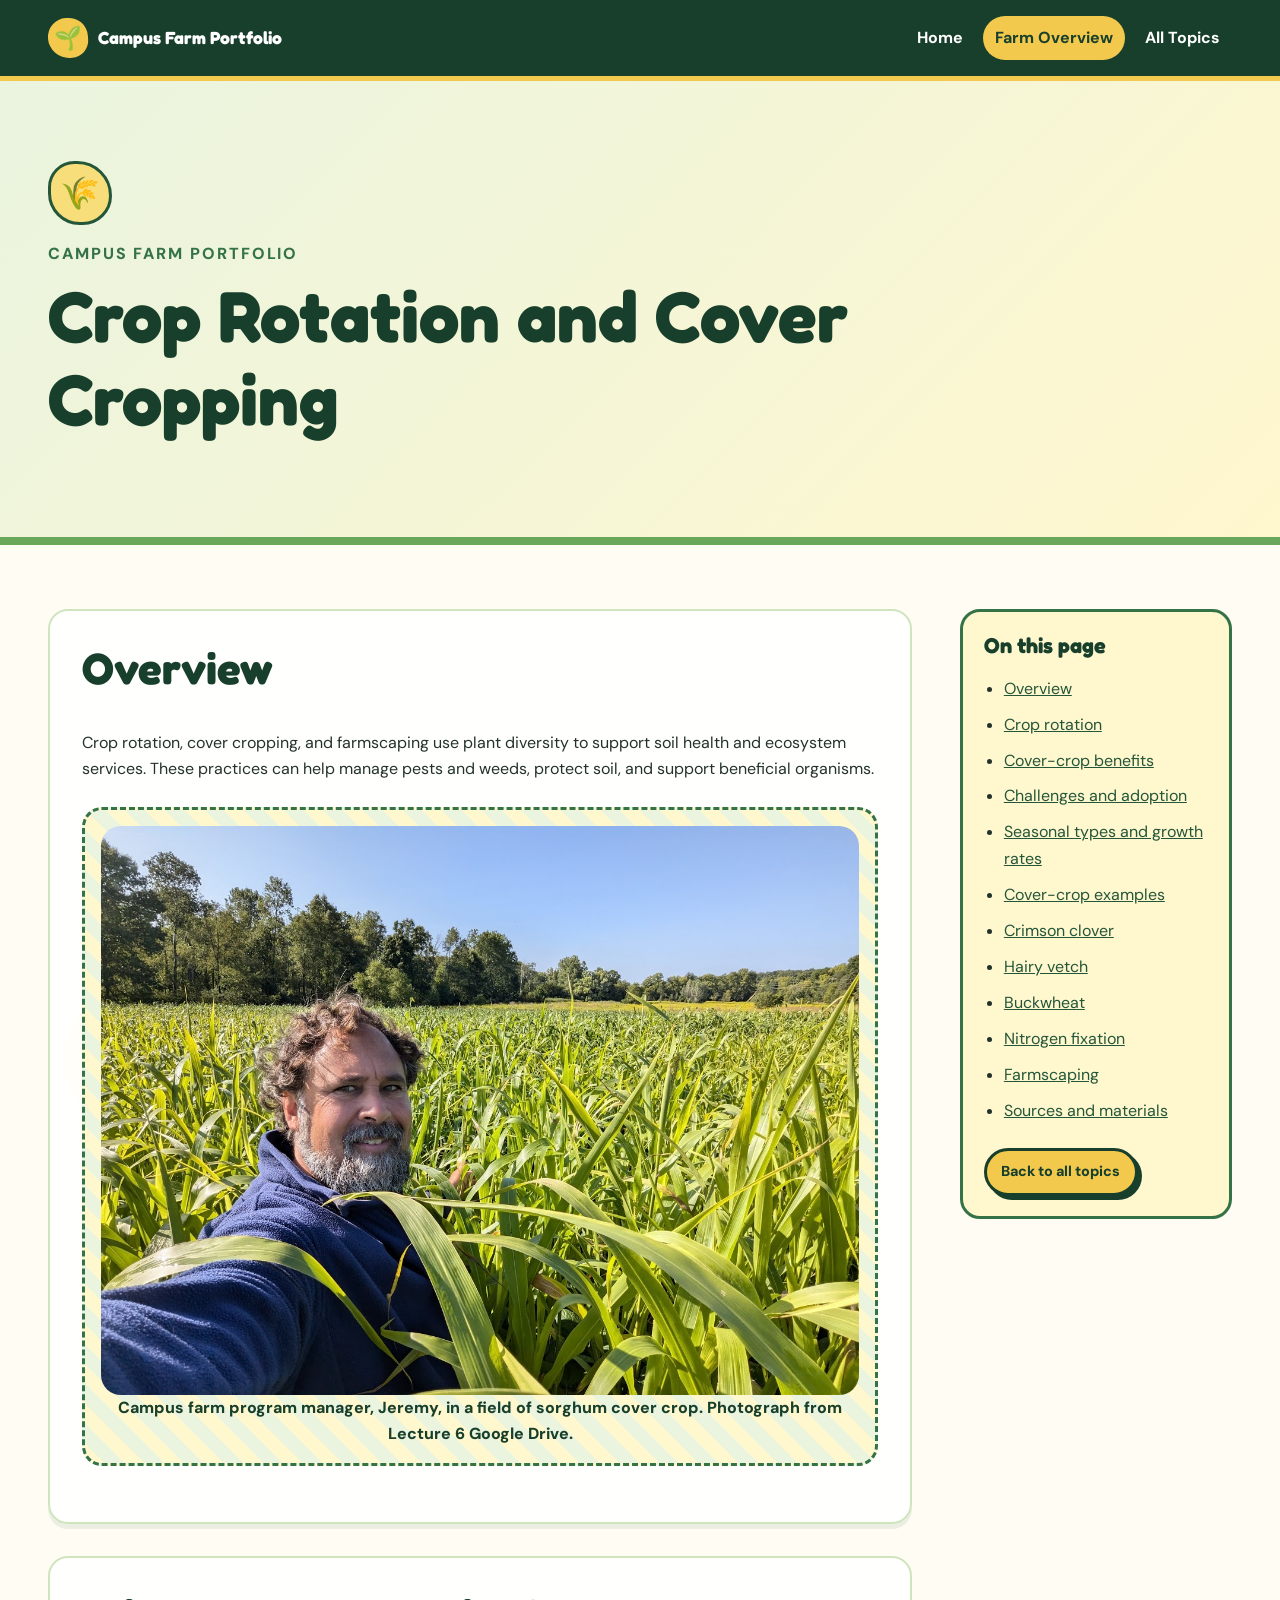
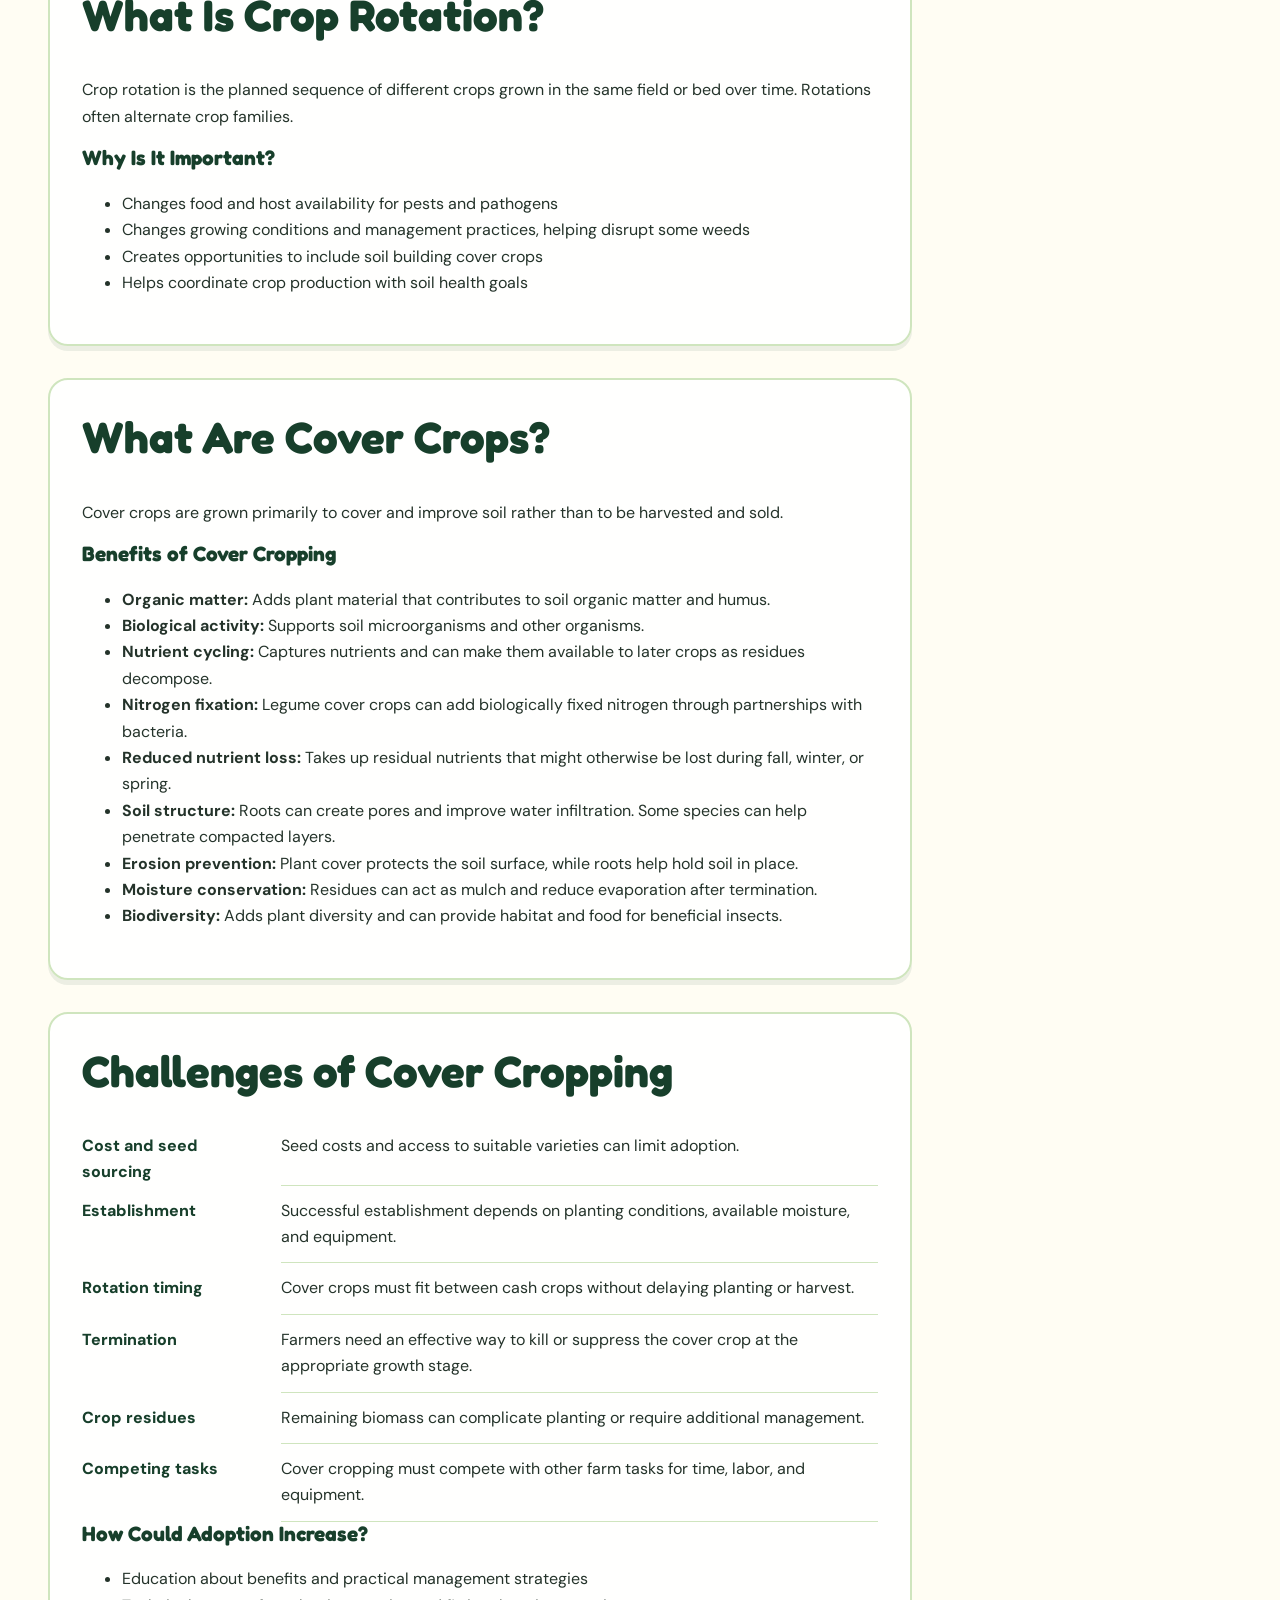
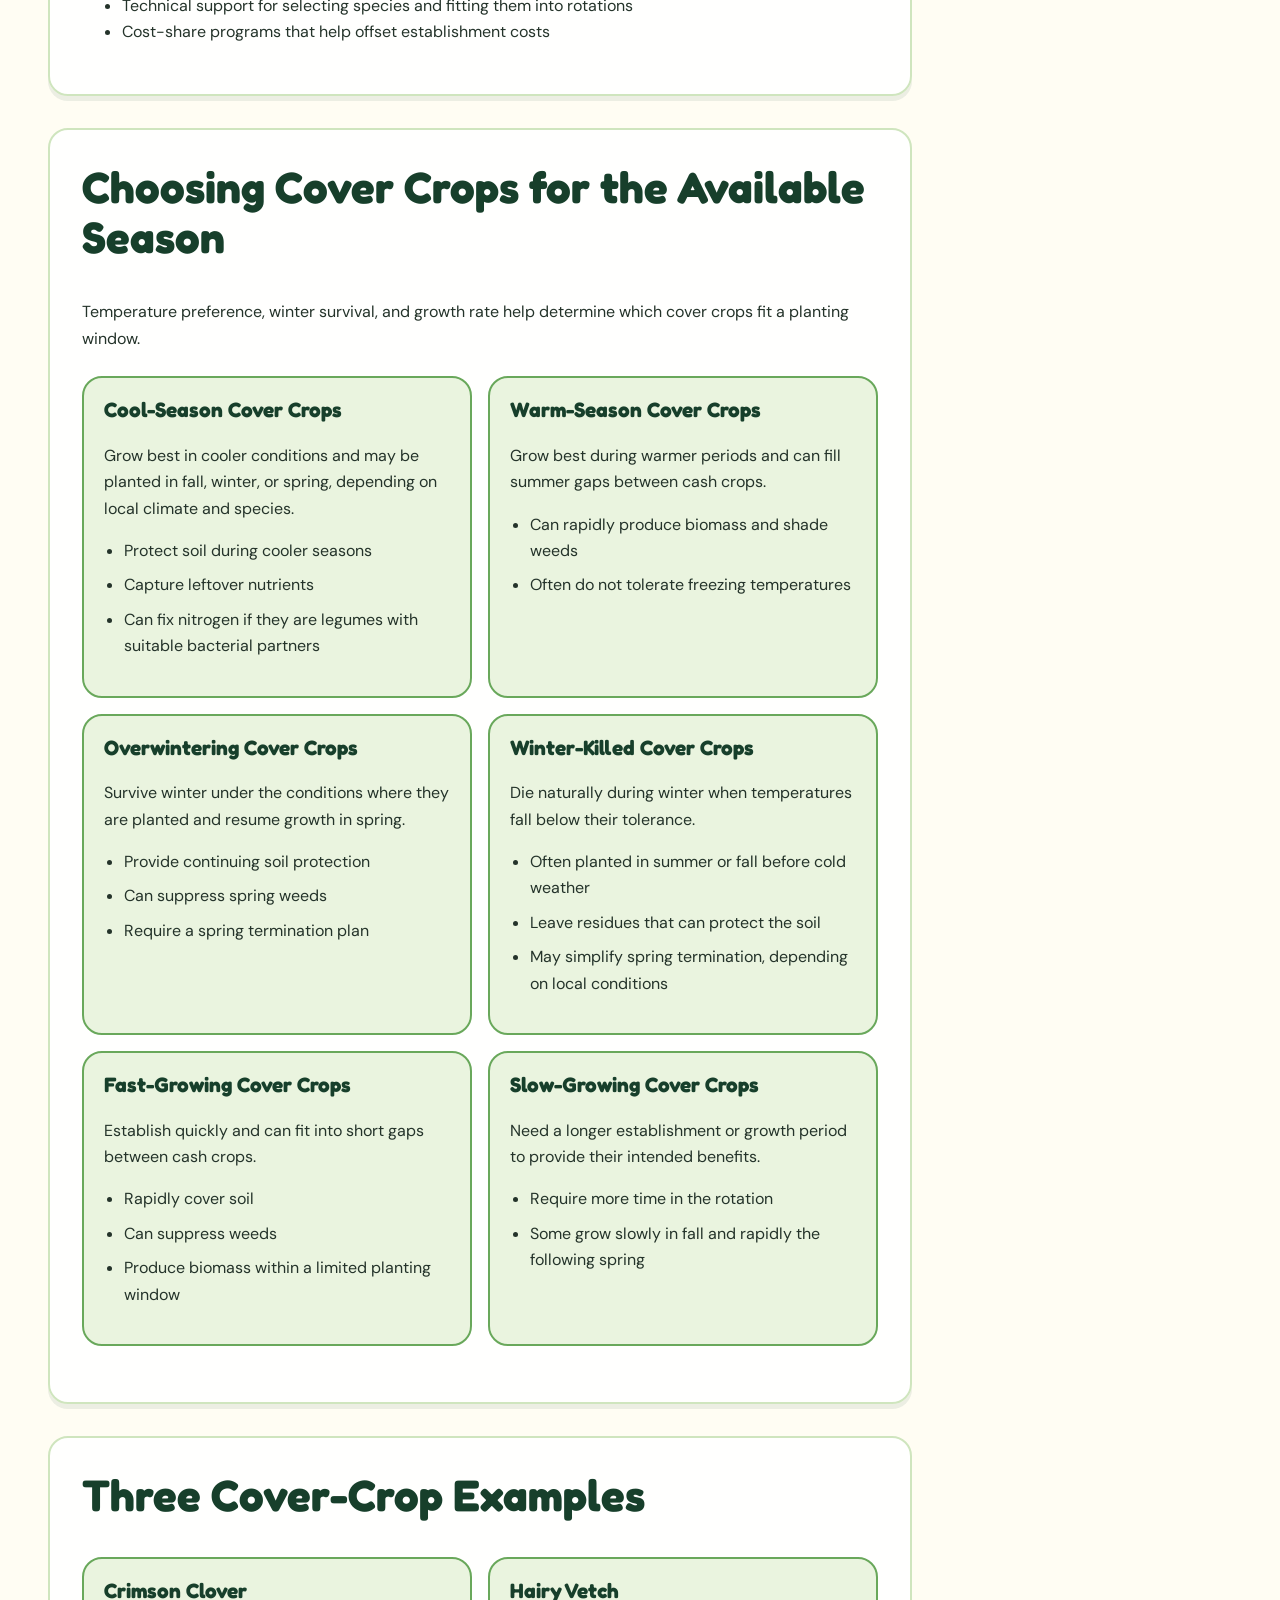
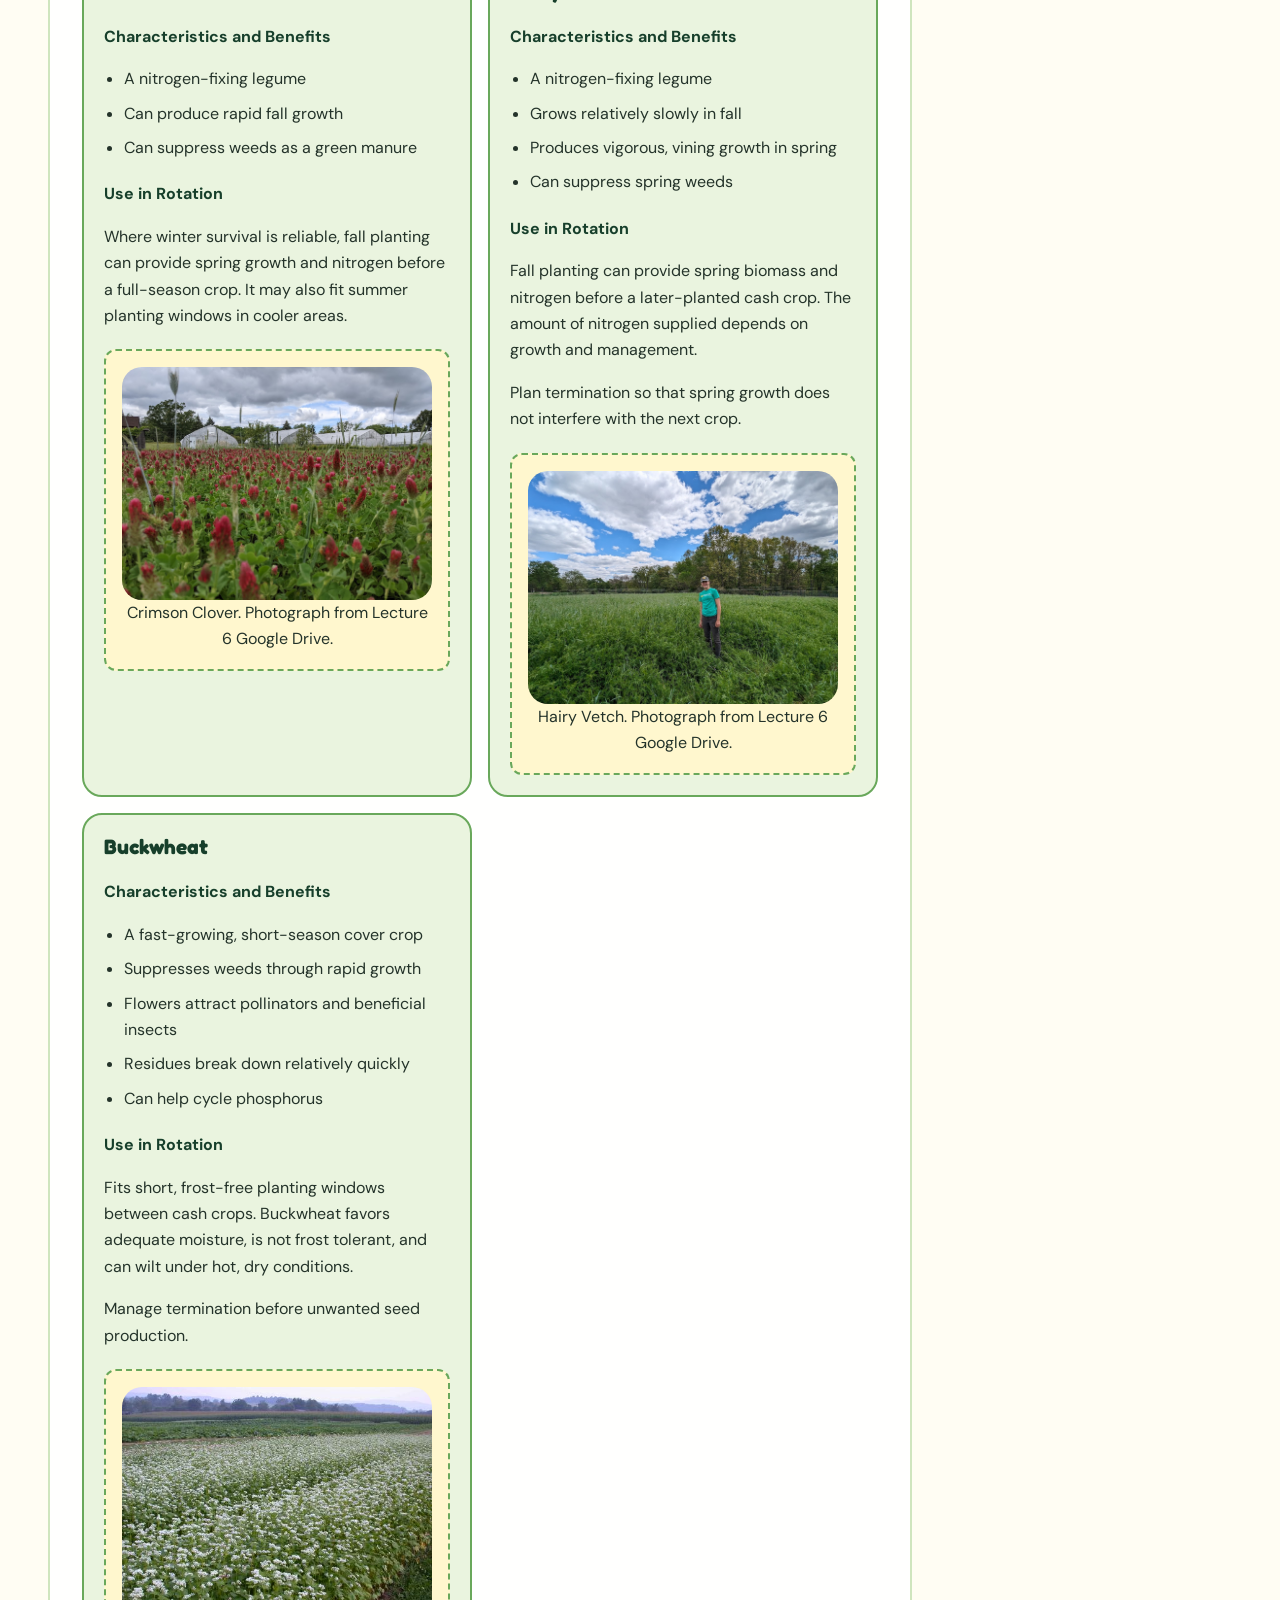
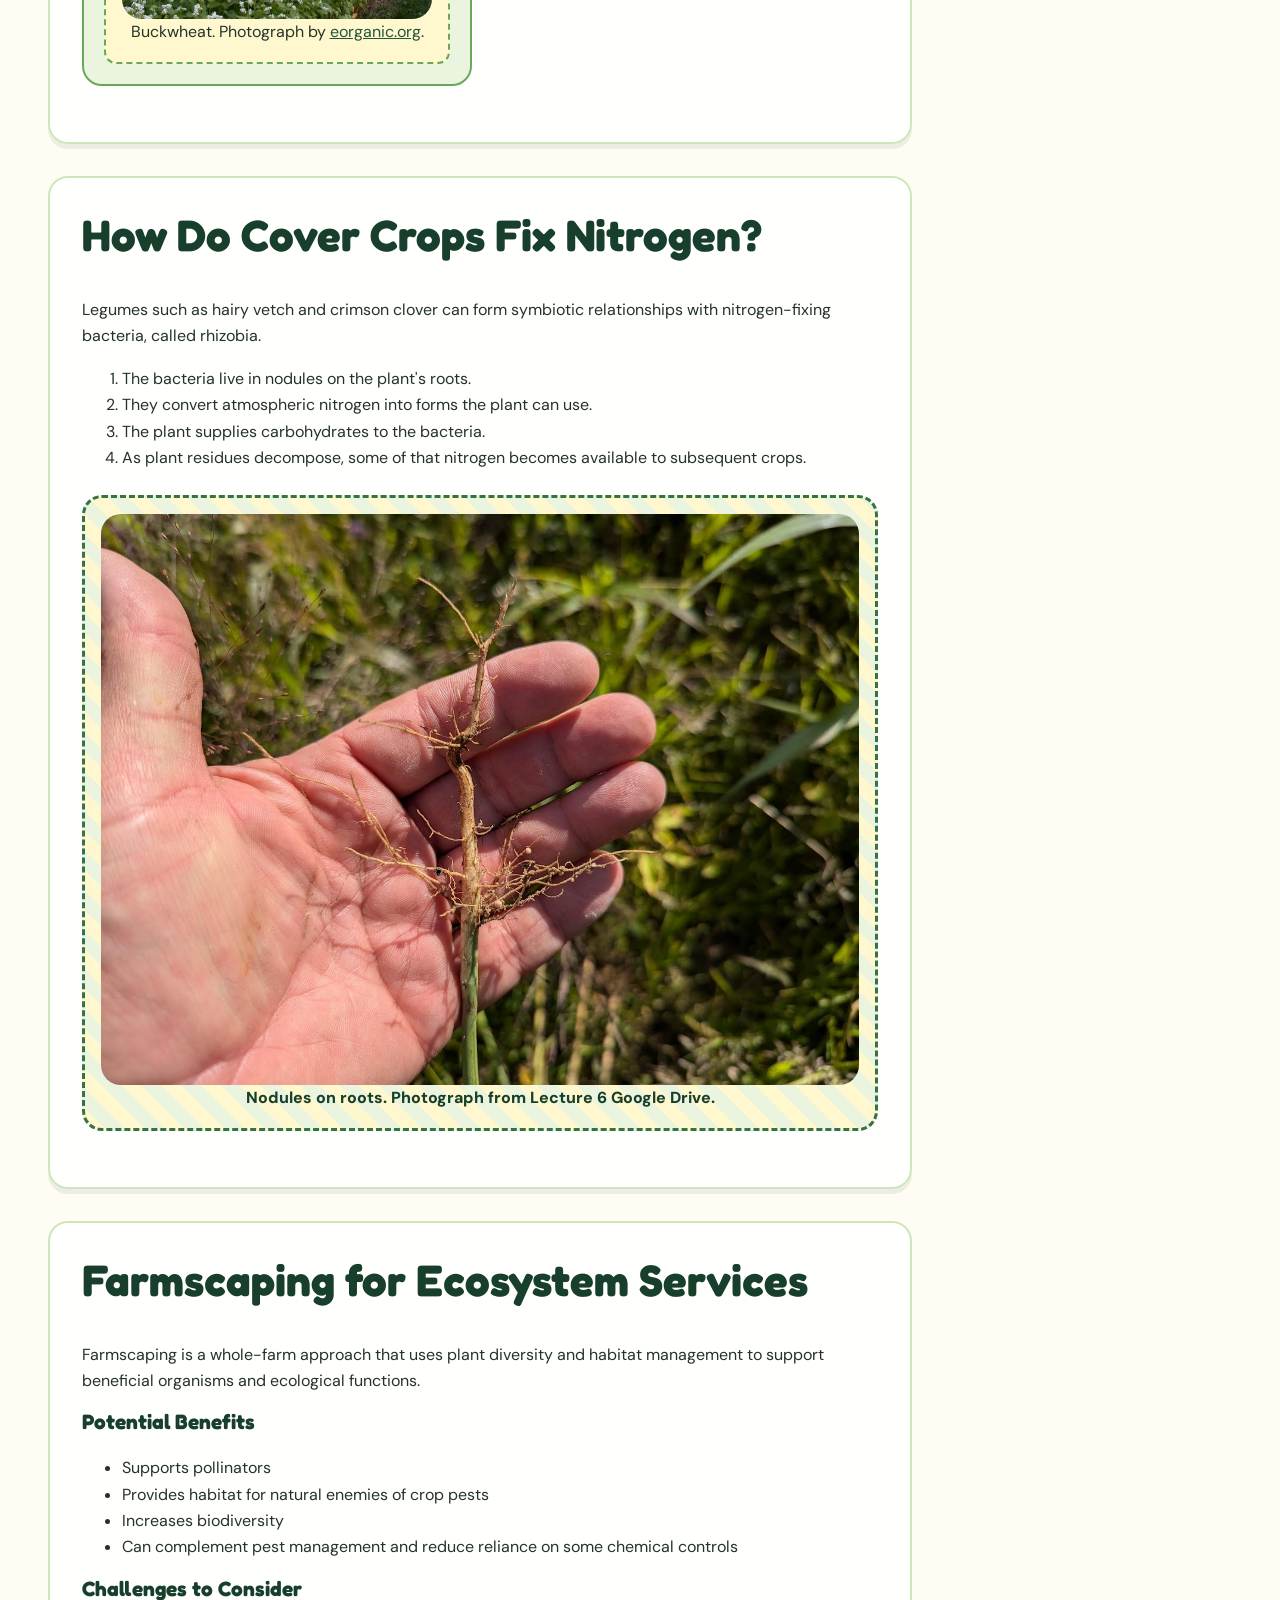
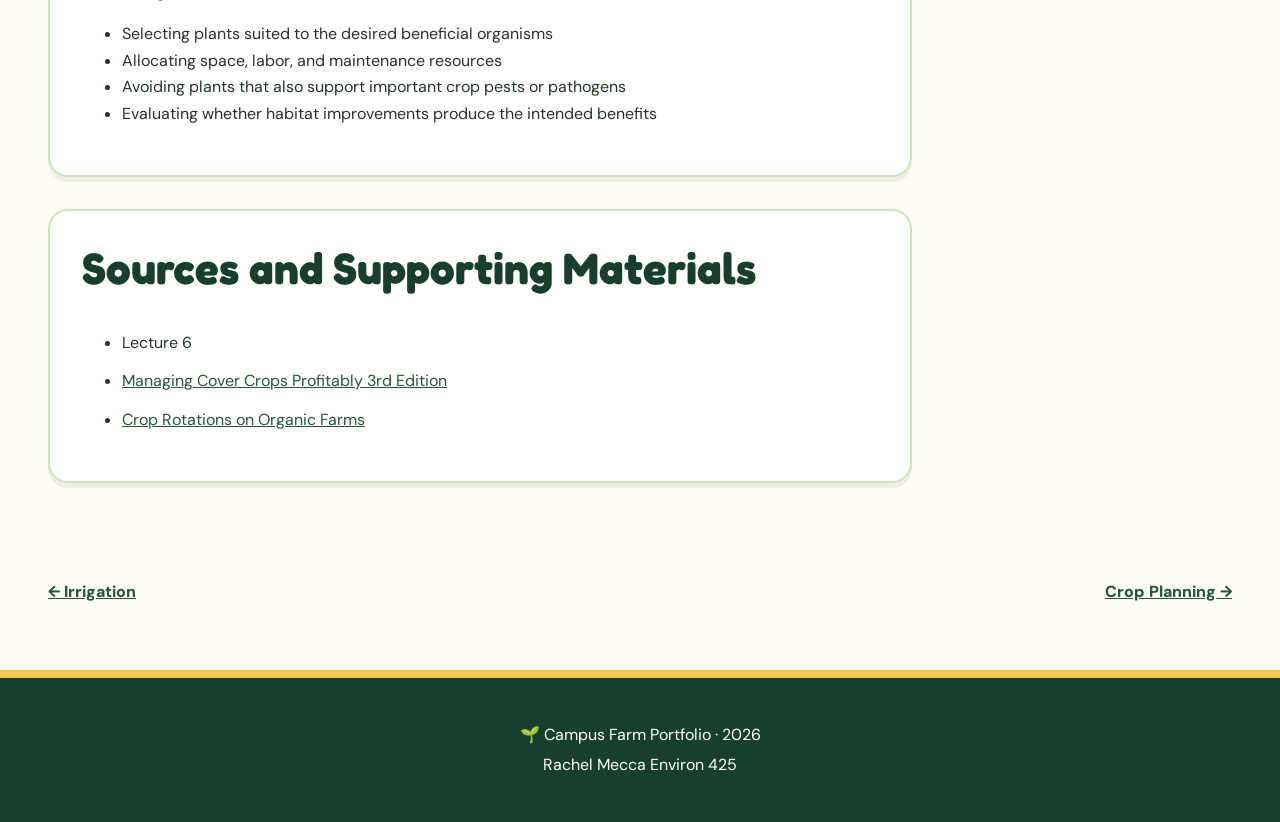
<file: crop-rotation.html>
<!doctype html>
<html lang="en">
<head>
  <meta charset="utf-8">
  <meta name="viewport" content="width=device-width, initial-scale=1">

  <title>
    Crop Rotation and Cover Cropping | Campus Farm Portfolio
  </title>

  <link rel="stylesheet" href="css/styles.css">
  <script src="js/script.js" defer></script>
</head>

<body>
  <a class="skip-link" href="#main-content">Skip to main content</a>

  <header class="site-header">
    <div class="container header-inner">
      <a class="site-logo" href="index.html">
        <span class="logo-icon" aria-hidden="true">🌱</span>
        <span>Campus Farm Portfolio</span>
      </a>

      <nav id="site-navigation" class="site-nav" aria-label="Main navigation">
        <a href="index.html">Home</a>
        <a aria-current="page" href="overview.html">Farm Overview</a>
        <a href="index.html#portfolio-pages">All Topics</a>
      </nav>
    </div>
  </header>

  <main id="main-content">
    <header class="page-banner">
      <div class="container">
        <span class="page-icon" aria-hidden="true">🌾</span>
        <p class="eyebrow">Campus Farm Portfolio</p>
        <h1>Crop Rotation and Cover Cropping</h1>
      </div>
    </header>

    <div class="container page-layout">
      <article class="page-content">

        <!-- Overview -->
        <section id="overview">
          <h2>Overview</h2>

          <p>
            Crop rotation, cover cropping, and farmscaping use plant
            diversity to support soil health and ecosystem services.
            These practices can help manage pests and weeds, protect
            soil, and support beneficial organisms.
          </p>

          <figure class="photo-slot photo-slot-wide">
            <img src="images/sorghum.png"
             alt="very tall sorghum">
            <figcaption> Campus farm program manager, Jeremy, in a field of sorghum cover crop. Photograph from Lecture 6 Google Drive</a>.</figcaption>
          </figure>
        </section>

        <!-- Crop rotation -->
        <section id="crop-rotation">
          <h2>What Is Crop Rotation?</h2>

          <p>
            Crop rotation is the planned sequence of different crops
            grown in the same field or bed over time. Rotations often
            alternate crop families.
          </p>

          <h3>Why Is It Important?</h3>

          <ul>
            <li>
              Changes food and host availability for pests
              and pathogens
            </li>
            <li>
              Changes growing conditions and management practices,
              helping disrupt some weeds
            </li>
            <li>
              Creates opportunities to include soil building cover crops
            </li>
            <li>
              Helps coordinate crop production with soil health goals
            </li>
          </ul>

        </section>

        <!-- Cover crop benefits -->
        <section id="cover-crop-benefits">
          <h2>What Are Cover Crops?</h2>

          <p>
            Cover crops are grown primarily to cover and improve soil
            rather than to be harvested and sold.
          </p>

          <h3>Benefits of Cover Cropping</h3>

          <ul>
            <li>
              <strong>Organic matter:</strong>
              Adds plant material that contributes to soil organic
              matter and humus.
            </li>

            <li>
              <strong>Biological activity:</strong>
              Supports soil microorganisms and other organisms.
            </li>

            <li>
              <strong>Nutrient cycling:</strong>
              Captures nutrients and can make them available to later
              crops as residues decompose.
            </li>

            <li>
              <strong>Nitrogen fixation:</strong>
              Legume cover crops can add biologically fixed nitrogen
              through partnerships with bacteria.
            </li>

            <li>
              <strong>Reduced nutrient loss:</strong>
              Takes up residual nutrients that might otherwise be lost
              during fall, winter, or spring.
            </li>

            <li>
              <strong>Soil structure:</strong>
              Roots can create pores and improve water infiltration.
              Some species can help penetrate compacted layers.
            </li>

            <li>
              <strong>Erosion prevention:</strong>
              Plant cover protects the soil surface, while roots help
              hold soil in place.
            </li>

            <li>
              <strong>Moisture conservation:</strong>
              Residues can act as mulch and reduce evaporation after
              termination.
            </li>

            <li>
              <strong>Biodiversity:</strong>
              Adds plant diversity and can provide habitat and food
              for beneficial insects.
            </li>
          </ul>

        </section>

        <!-- Challenges -->
        <section id="cover-crop-challenges">
          <h2>Challenges of Cover Cropping</h2>

          <dl class="management-list">
            <dt>Cost and seed sourcing</dt>
            <dd>
              Seed costs and access to suitable varieties can limit
              adoption.
            </dd>

            <dt>Establishment</dt>
            <dd>
              Successful establishment depends on planting conditions,
              available moisture, and equipment.
            </dd>

            <dt>Rotation timing</dt>
            <dd>
              Cover crops must fit between cash crops without delaying
              planting or harvest.
            </dd>

            <dt>Termination</dt>
            <dd>
              Farmers need an effective way to kill or suppress the
              cover crop at the appropriate growth stage.
            </dd>

            <dt>Crop residues</dt>
            <dd>
              Remaining biomass can complicate planting or require
              additional management.
            </dd>

            <dt>Competing tasks</dt>
            <dd>
              Cover cropping must compete with other farm tasks for
              time, labor, and equipment.
            </dd>
          </dl>

          <h3>How Could Adoption Increase?</h3>

          <ul>
            <li>
              Education about benefits and practical management
              strategies
            </li>
            <li>
              Technical support for selecting species and fitting them
              into rotations
            </li>
            <li>
              Cost-share programs that help offset establishment costs
            </li>
          </ul>

        </section>

        <!-- Cover crop classifications -->
        <section id="cover-crop-types">
          <h2>Choosing Cover Crops for the Available Season</h2>

          <p>
            Temperature preference, winter survival, and growth rate
            help determine which cover crops fit a planting window.
          </p>

          <div class="cover-card-grid">
            <section class="cover-card">
              <h3>Cool-Season Cover Crops</h3>

              <p>
                Grow best in cooler conditions and may be planted in
                fall, winter, or spring, depending on local climate
                and species.
              </p>

              <ul>
                <li>Protect soil during cooler seasons</li>
                <li>Capture leftover nutrients</li>
                <li>
                  Can fix nitrogen if they are legumes with suitable
                  bacterial partners
                </li>
              </ul>
            </section>

            <section class="cover-card">
              <h3>Warm-Season Cover Crops</h3>

              <p>
                Grow best during warmer periods and can fill summer
                gaps between cash crops.
              </p>

              <ul>
                <li>Can rapidly produce biomass and shade weeds</li>
                <li>Often do not tolerate freezing temperatures</li>
              </ul>
            </section>

            <section class="cover-card">
              <h3>Overwintering Cover Crops</h3>

              <p>
                Survive winter under the conditions where they are
                planted and resume growth in spring.
              </p>

              <ul>
                <li>Provide continuing soil protection</li>
                <li>Can suppress spring weeds</li>
                <li>Require a spring termination plan</li>
              </ul>
            </section>

            <section class="cover-card">
              <h3>Winter-Killed Cover Crops</h3>

              <p>
                Die naturally during winter when temperatures fall
                below their tolerance.
              </p>

              <ul>
                <li>
                  Often planted in summer or fall before cold weather
                </li>
                <li>Leave residues that can protect the soil</li>
                <li>
                  May simplify spring termination, depending on
                  local conditions
                </li>
              </ul>
            </section>

            <section class="cover-card">
              <h3>Fast-Growing Cover Crops</h3>

              <p>
                Establish quickly and can fit into short gaps between
                cash crops.
              </p>

              <ul>
                <li>Rapidly cover soil</li>
                <li>Can suppress weeds</li>
                <li>Produce biomass within a limited planting window</li>
              </ul>
            </section>

            <section class="cover-card">
              <h3>Slow-Growing Cover Crops</h3>

              <p>
                Need a longer establishment or growth period to
                provide their intended benefits.
              </p>

              <ul>
                <li>Require more time in the rotation</li>
                <li>
                  Some grow slowly in fall and rapidly the following
                  spring
                </li>
              </ul>
            </section>
          </div>
        </section>

        <!-- Examples -->
        <section id="cover-crop-examples">
          <h2>Three Cover-Crop Examples</h2>

          <div class="cover-card-grid">
            <section class="cover-card" id="crimson-clover">
              <h3>Crimson Clover</h3>

              <h4>Characteristics and Benefits</h4>

              <ul>
                <li>A nitrogen-fixing legume</li>
                <li>Can produce rapid fall growth</li>
                <li>Can suppress weeds as a green manure</li>
              </ul>

              <h4>Use in Rotation</h4>

              <p>
                Where winter survival is reliable, fall planting can
                provide spring growth and nitrogen before a
                full-season crop. It may also fit summer planting
                windows in cooler areas.
              </p>


              <figure class="cover-photo-slot">
                <img src="images/clover.png"
             alt="field of flowering crimson clover">
            <figcaption> Crimson Clover. Photograph from Lecture 6 Google Drive</a>.</figcaption>
              </figure>
            </section>

            <section class="cover-card" id="hairy-vetch">
              <h3>Hairy Vetch</h3>

              <h4>Characteristics and Benefits</h4>

              <ul>
                <li>A nitrogen-fixing legume</li>
                <li>Grows relatively slowly in fall</li>
                <li>Produces vigorous, vining growth in spring</li>
                <li>Can suppress spring weeds</li>
              </ul>

              <h4>Use in Rotation</h4>

              <p>
                Fall planting can provide spring biomass and nitrogen
                before a later-planted cash crop. The amount of
                nitrogen supplied depends on growth and management.
              </p>

              <p>
                Plan termination so that spring growth does not
                interfere with the next crop.
              </p>

              <figure class="cover-photo-slot">
                 <img src="images/hairy_vetch.png"
             alt="field of hairy vetch with a blonde woman in a hat standing in the middle">
            <figcaption> Hairy Vetch. Photograph from Lecture 6 Google Drive</a>.</figcaption>
              </figure>
            </section>

            <section class="cover-card" id="buckwheat">
              <h3>Buckwheat</h3>

              <h4>Characteristics and Benefits</h4>

              <ul>
                <li>A fast-growing, short-season cover crop</li>
                <li>Suppresses weeds through rapid growth</li>
                <li>
                  Flowers attract pollinators and beneficial insects
                </li>
                <li>Residues break down relatively quickly</li>
                <li>
                  Can help cycle phosphorus
                </li>
              </ul>

              <h4>Use in Rotation</h4>

              <p>
                Fits short, frost-free planting windows between cash
                crops. Buckwheat favors adequate moisture, is not
                frost tolerant, and can wilt under hot, dry conditions.
              </p>

              <p>
                Manage termination before unwanted seed production.
              </p>

              <figure class="cover-photo-slot">
                <img src="images/buckwheat.png"
             alt="field of buckwheat">
            <figcaption> Buckwheat. Photograph by <a href="https://eorganic.org/node/467"> eorganic.org</a>.</figcaption>
              </figure>
            </section>
          </div>
        </section>

        <!-- Nitrogen fixation -->
        <section id="nitrogen-fixation">
          <h2>How Do Cover Crops Fix Nitrogen?</h2>

          <p>
            Legumes such as hairy vetch and crimson clover can form
            symbiotic relationships with nitrogen-fixing bacteria, called rhizobia.
          </p>

          <ol>
            <li>
              The bacteria live in nodules on the plant's roots.
            </li>
            <li>
              They convert atmospheric nitrogen into forms the
              plant can use.
            </li>
            <li>
              The plant supplies carbohydrates to the bacteria.
            </li>
            <li>
              As plant residues decompose, some of that nitrogen
              becomes available to subsequent crops.
            </li>
          </ol>

           <figure class="photo-slot photo-slot-wide">
            <img src="images/nodules.png"
             alt="nodules on plant roots">
            <figcaption> Nodules on roots. Photograph from Lecture 6 Google Drive</a>.</figcaption>
          </figure>
        </section>

        <!-- Farmscaping -->
        <section id="farmscaping">
          <h2>Farmscaping for Ecosystem Services</h2>

          <p>
            Farmscaping is a whole-farm approach that uses plant
            diversity and habitat management to support beneficial
            organisms and ecological functions.
          </p>

          <h3>Potential Benefits</h3>

          <ul>
            <li>Supports pollinators</li>
            <li>Provides habitat for natural enemies of crop pests</li>
            <li>Increases biodiversity</li>
            <li>
              Can complement pest management and reduce reliance
              on some chemical controls
            </li>
          </ul>

          <h3>Challenges to Consider</h3>

          <ul>
            <li>Selecting plants suited to the desired beneficial organisms</li>
            <li>Allocating space, labor, and maintenance resources</li>
            <li>
              Avoiding plants that also support important crop pests
              or pathogens
            </li>
            <li>
              Evaluating whether habitat improvements produce the
              intended benefits
            </li>
          </ul>

        </section>

      
       
        <!-- Sources -->
        <section id="sources">
          <h2>Sources and Supporting Materials</h2>

          <ul class="source-list">
            <li>Lecture 6</li>
            <li>
              <a
                href=" https://www.sare.org/resources/managing-cover-crops-profitably-3rd-edition/"
              >
                Managing Cover Crops Profitably 3rd Edition
              </a>
             </li>
            <li>
              <a
                href=" https://www.sare.org/resources/crop-rotation-on-organic-farms/"
              >
                Crop Rotations on Organic Farms
              </a>
             </li>
          </ul>
        </section>
      </article>

      <aside class="page-sidebar" aria-label="On this page">
        <h2>On this page</h2>

        <ul>
          <li><a href="#overview">Overview</a></li>
          <li><a href="#crop-rotation">Crop rotation</a></li>
          <li><a href="#cover-crop-benefits">Cover-crop benefits</a></li>
          <li><a href="#cover-crop-challenges">Challenges and adoption</a></li>
          <li><a href="#cover-crop-types">Seasonal types and growth rates</a></li>
          <li><a href="#cover-crop-examples">Cover-crop examples</a></li>
          <li><a href="#crimson-clover">Crimson clover</a></li>
          <li><a href="#hairy-vetch">Hairy vetch</a></li>
          <li><a href="#buckwheat">Buckwheat</a></li>
          <li><a href="#nitrogen-fixation">Nitrogen fixation</a></li>
          <li><a href="#farmscaping">Farmscaping</a></li>
          <li><a href="#sources">Sources and materials</a></li>
        </ul>

        <a class="button button-small" href="index.html#portfolio-pages">
          Back to all topics
        </a>
      </aside>
    </div>

    <nav class="container page-pagination" aria-label="Portfolio page navigation">
      <a href="irrigation.html">← Irrigation</a>
      <a href="crop-planning.html">Crop Planning →</a>
    </nav>
  </main>

  <footer class="site-footer">
    <div class="container">
      <p>
        <span aria-hidden="true">🌱</span>
        Campus Farm Portfolio · 2026
      </p>
      <p>Rachel Mecca Environ 425</p>
    </div>
  </footer>
</body>
</html>
</file>
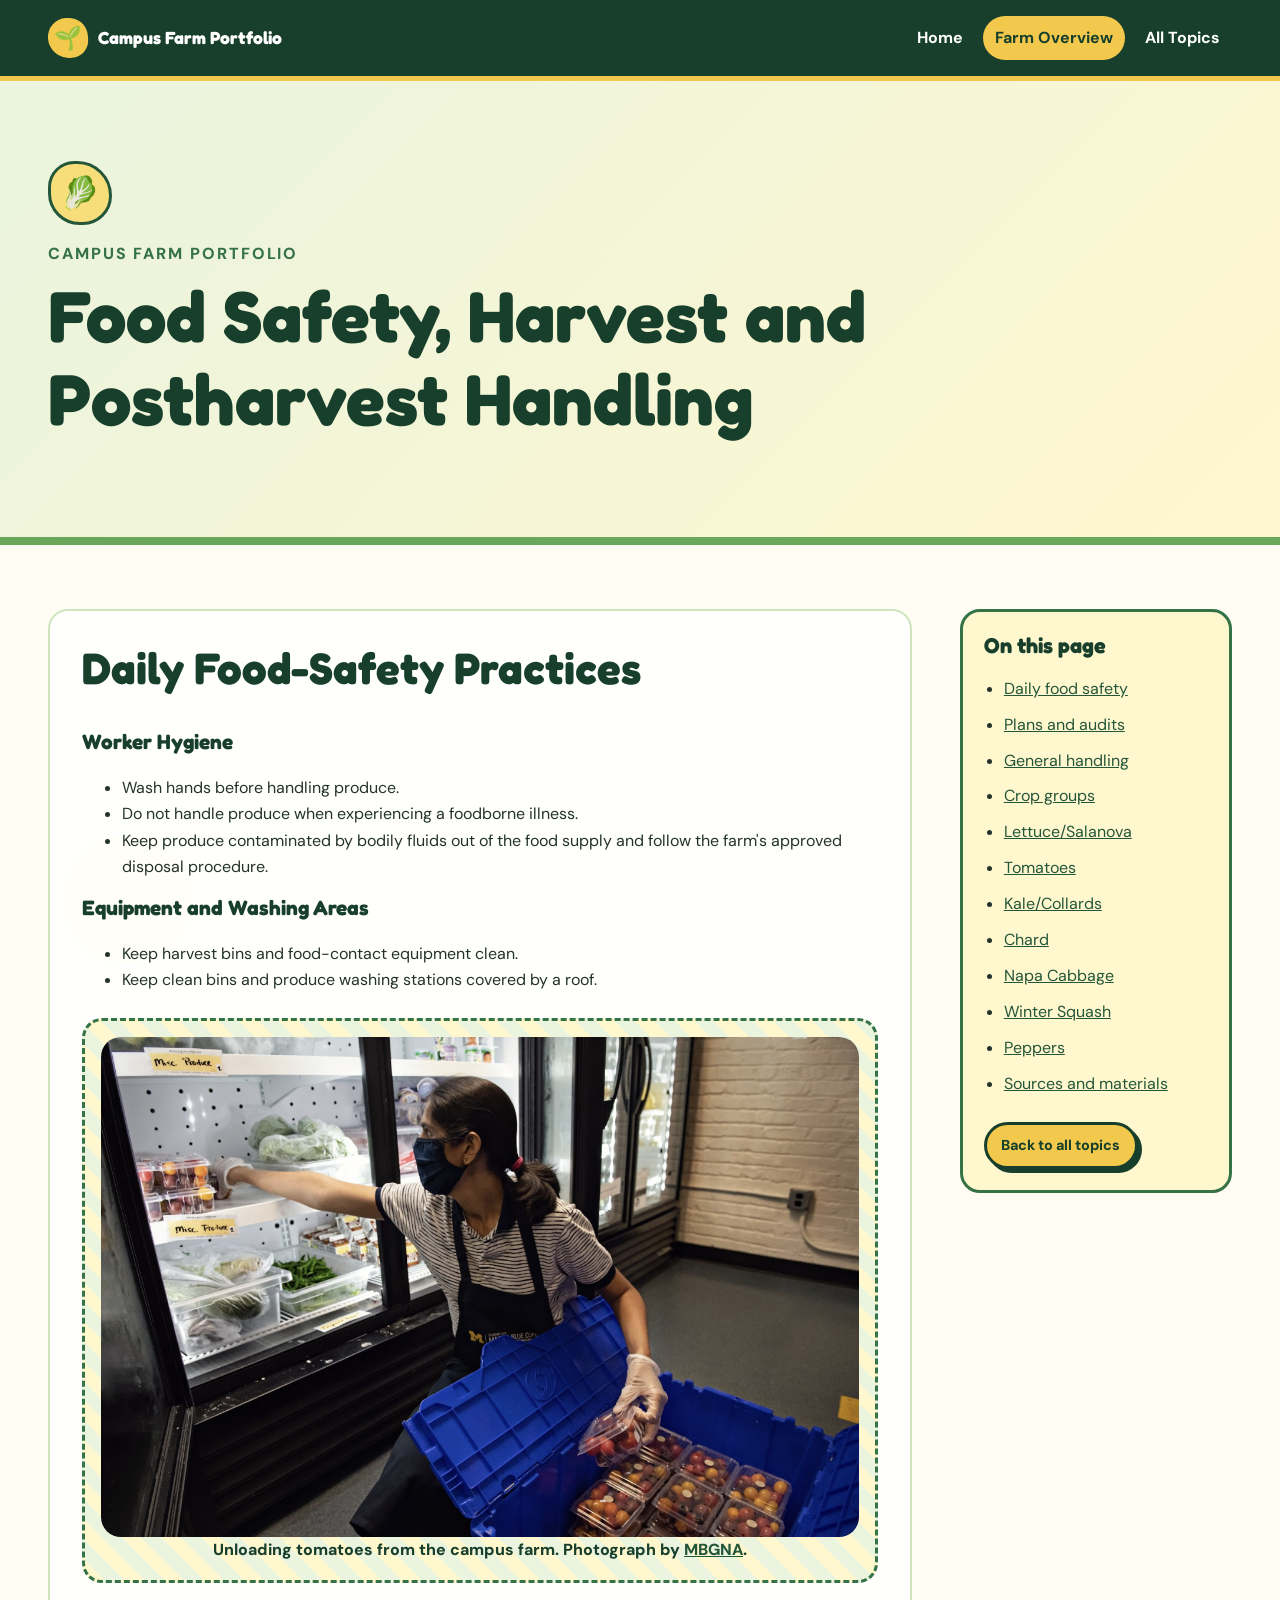
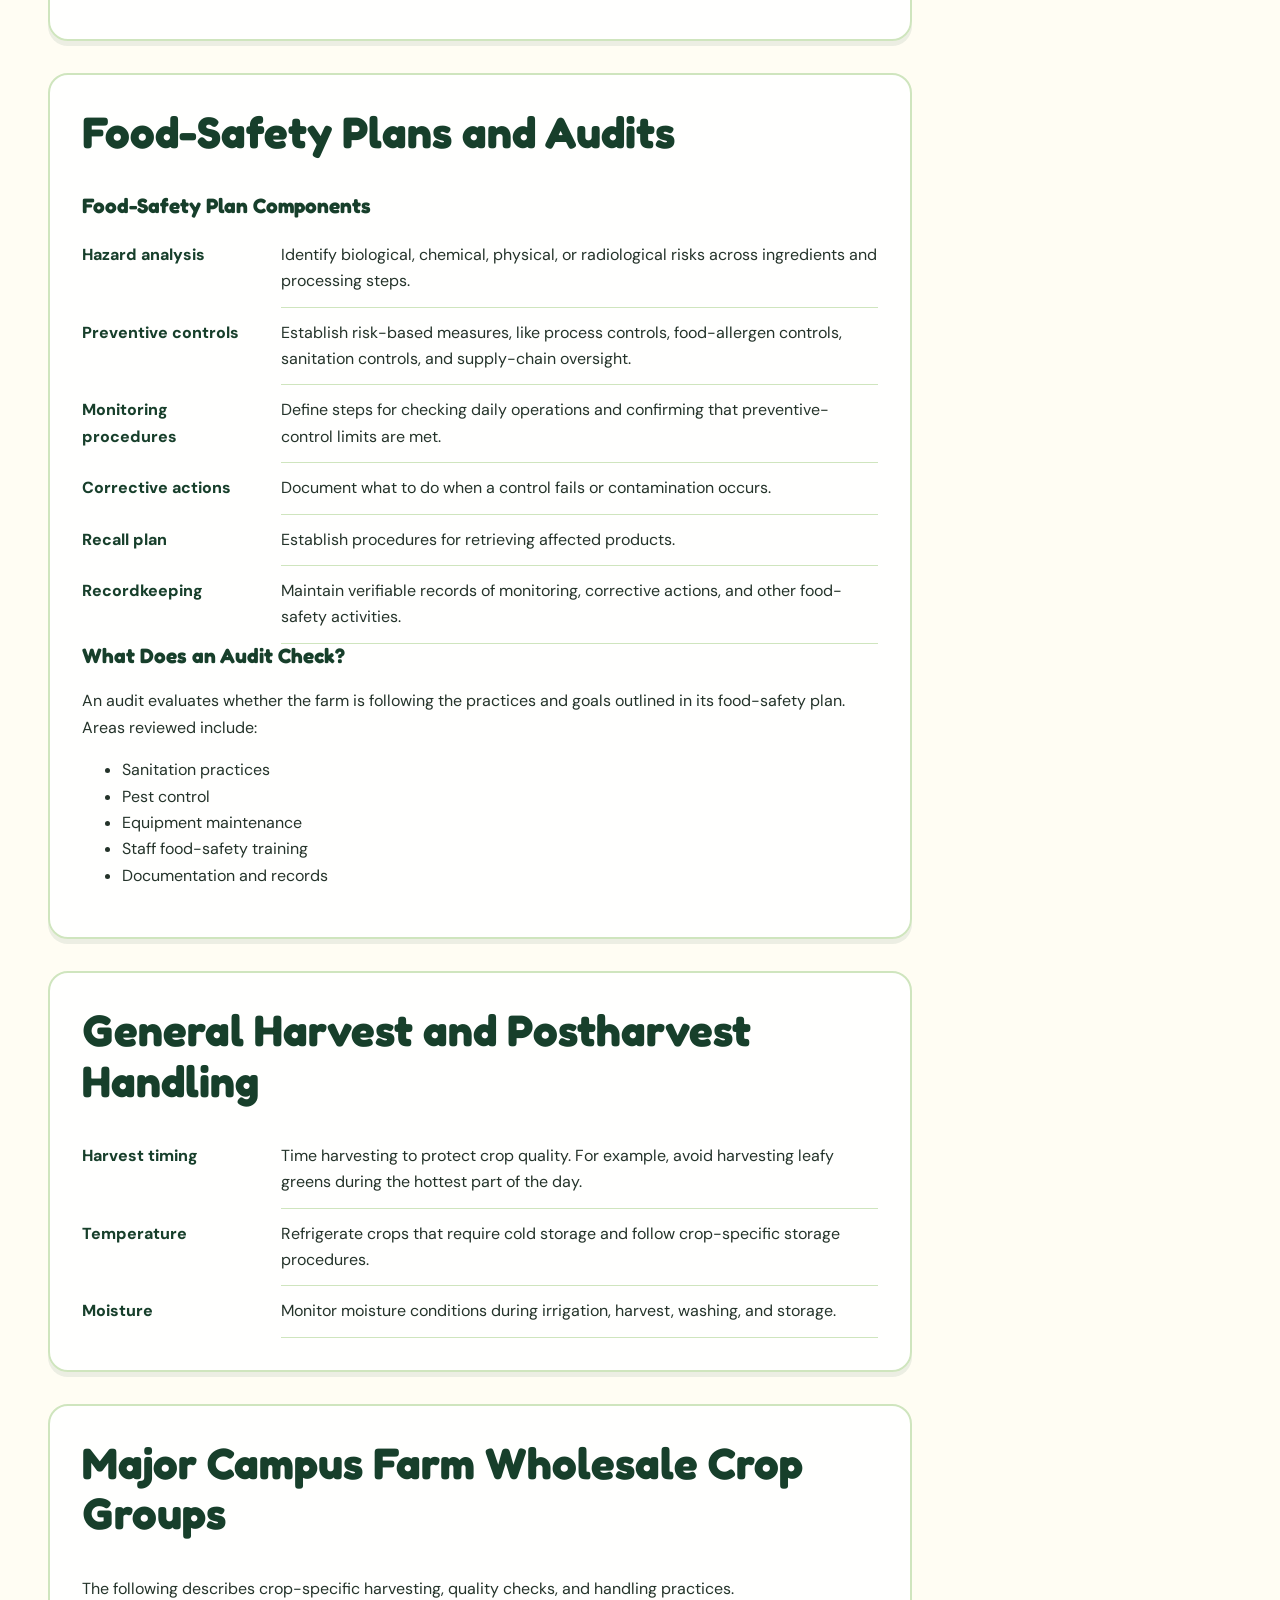
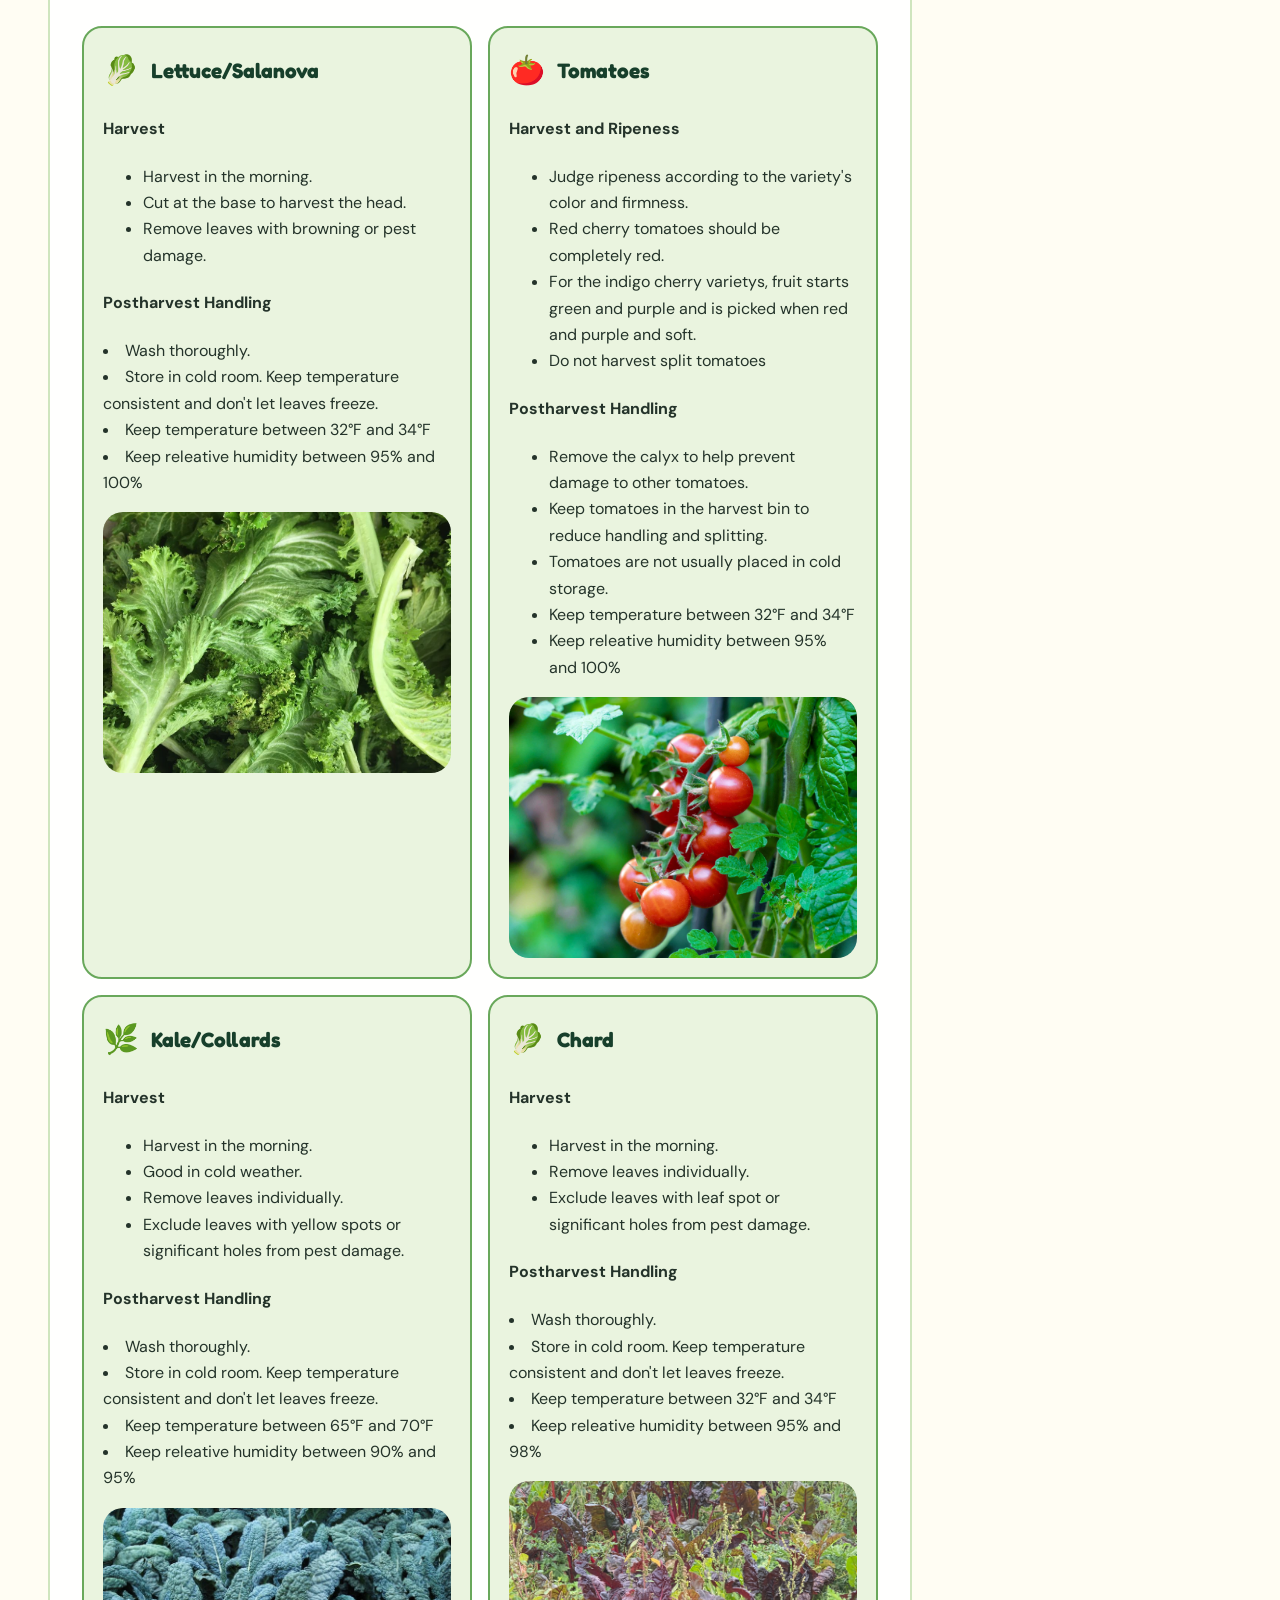
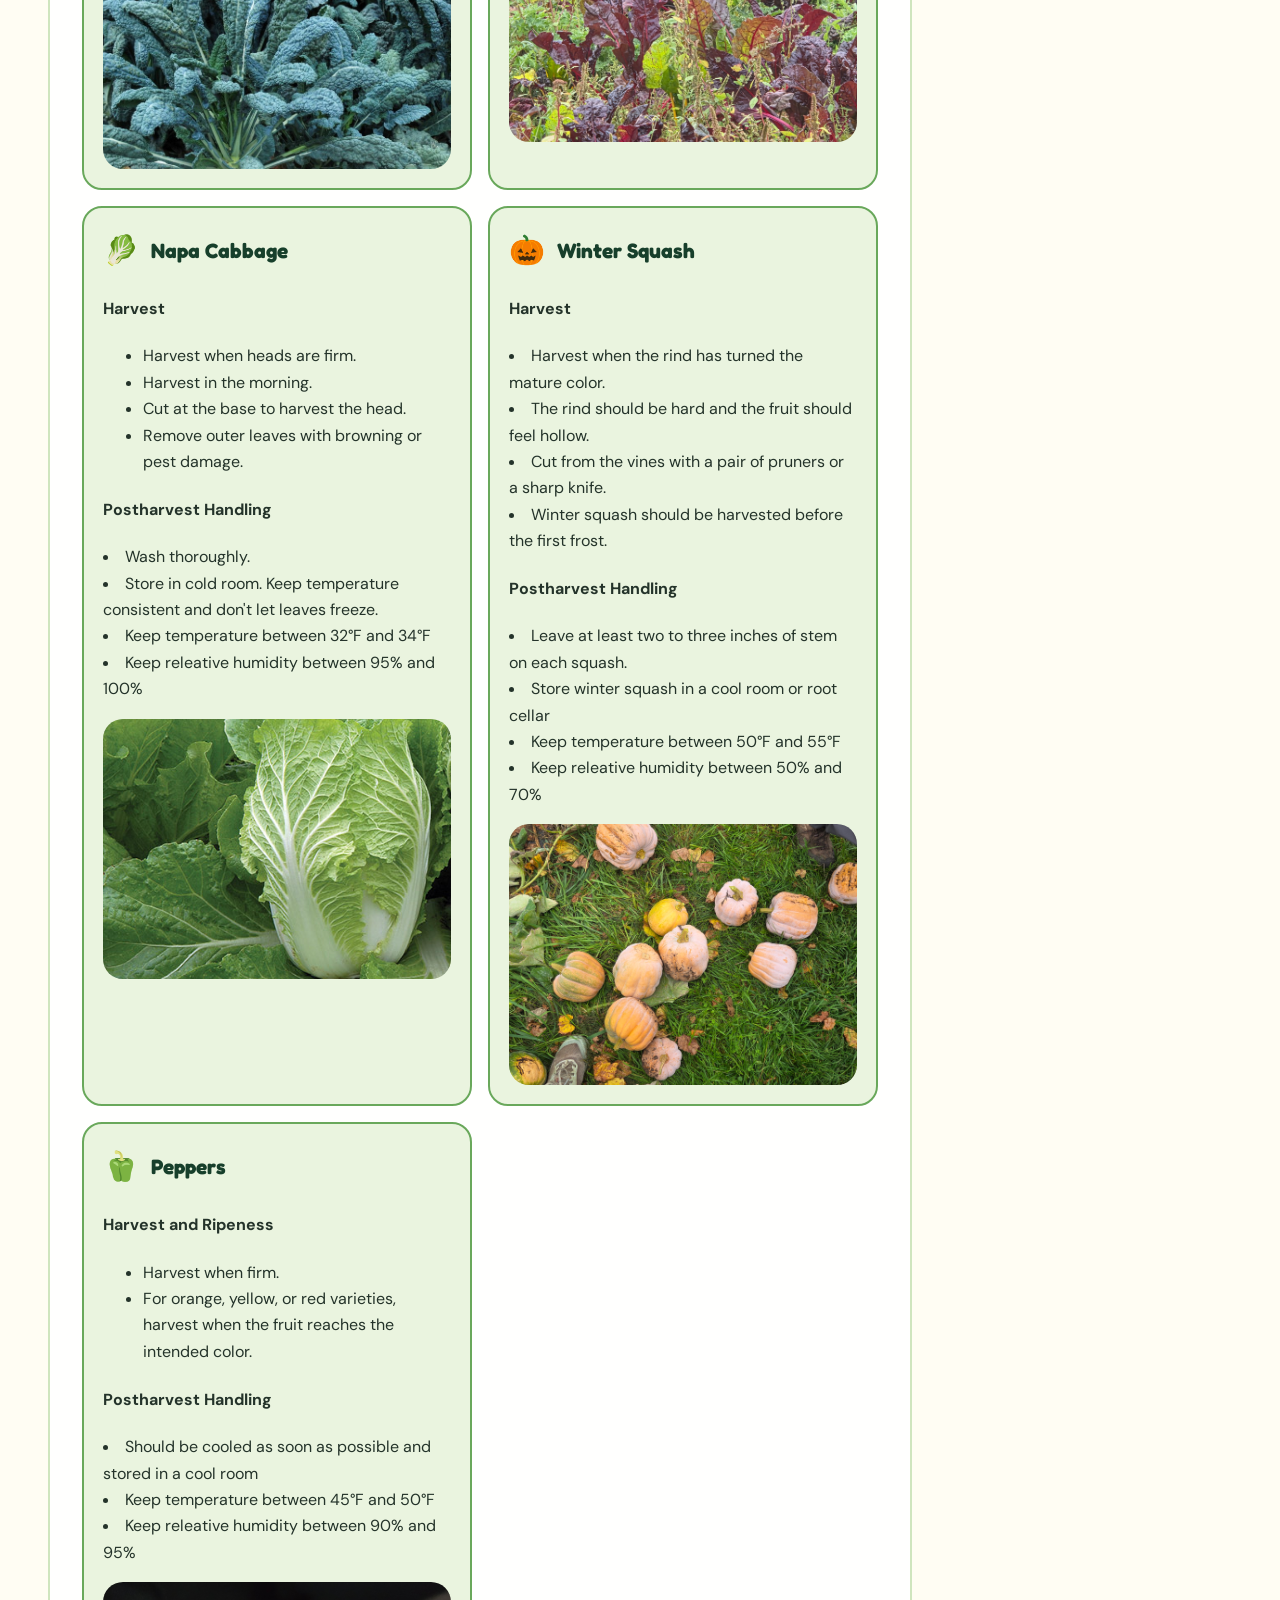
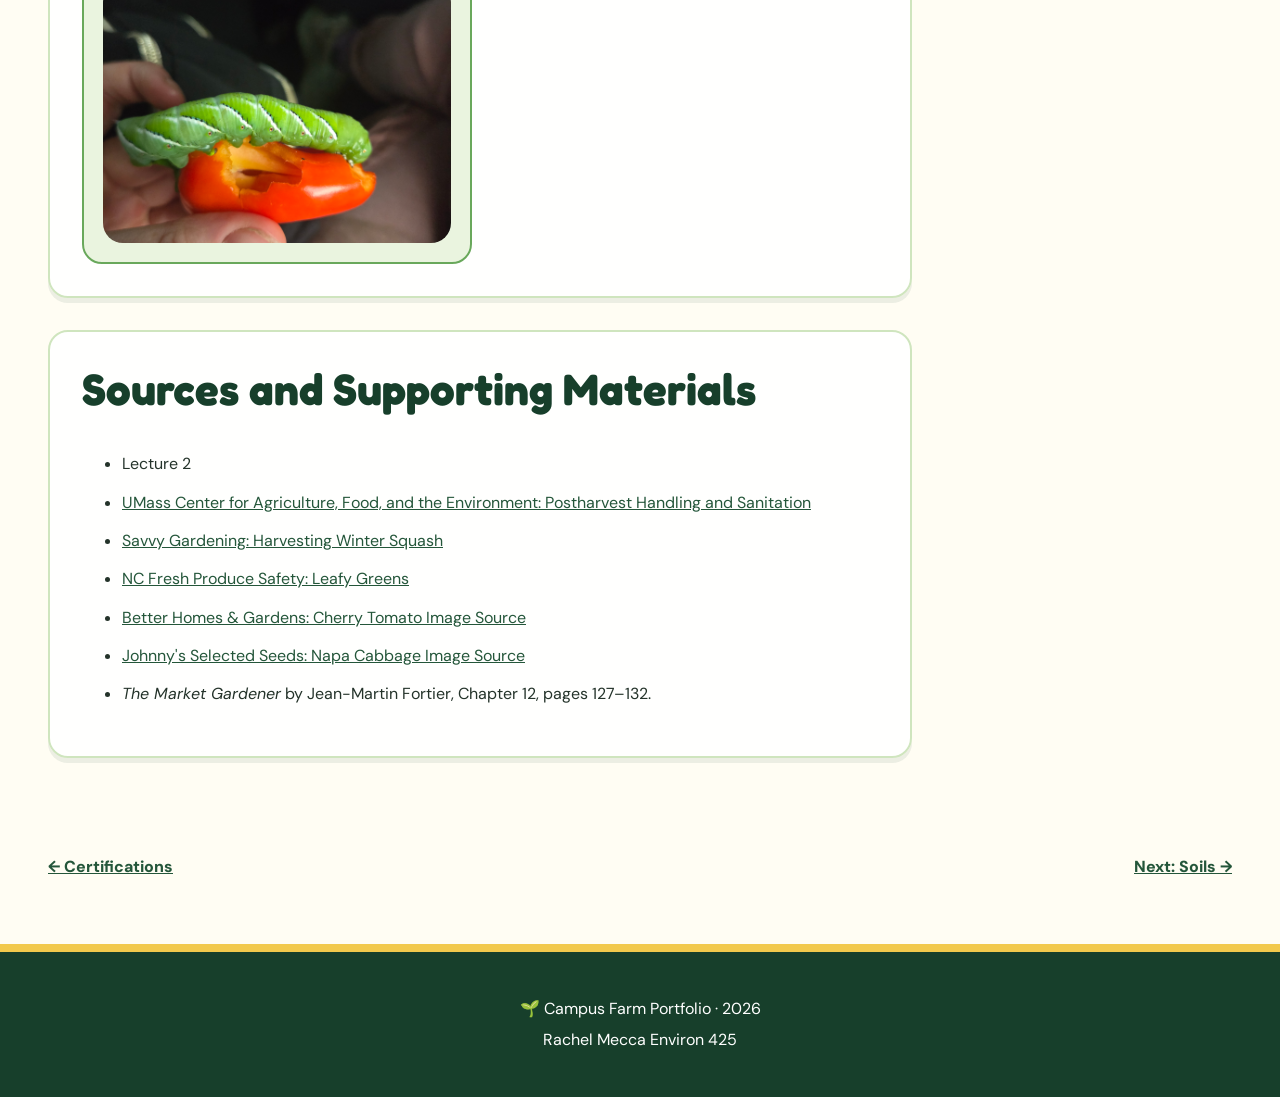
<file: food-safety.html>
<!doctype html>
<html lang="en">
<head>
  <meta charset="utf-8">
  <meta name="viewport" content="width=device-width, initial-scale=1">

  <title>
    Food Safety, Harvest and Postharvest Handling | Campus Farm Portfolio
  </title>

  <link rel="stylesheet" href="css/styles.css">
  <script src="js/script.js" defer></script>
</head>

<body>
  <a class="skip-link" href="#main-content">Skip to main content</a>
  <header class="site-header">
    <div class="container header-inner">
      <a class="site-logo" href="index.html">
        <span class="logo-icon" aria-hidden="true">🌱</span>
        <span>Campus Farm Portfolio</span>
      </a>

      <button
        class="menu-button"
        type="button"
        aria-expanded="false"
        aria-controls="site-navigation"
      >
        Menu
      </button>

      <nav id="site-navigation" class="site-nav" aria-label="Main navigation">
        <a href="index.html">Home</a>
        <a aria-current="page" href="overview.html">Farm Overview</a>
        <a href="index.html#portfolio-pages">All Topics</a>
      </nav>
    </div>
  </header>

  <main id="main-content">
    <header class="page-banner">
      <div class="container">
        <span class="page-icon" aria-hidden="true">🥬</span>
        <p class="eyebrow">Campus Farm Portfolio</p>
        <h1>Food Safety, Harvest and Postharvest Handling</h1>
      </div>
    </header>

    <div class="container page-layout">
      <article class="page-content">

        <!-- Daily food safety -->
        <section id="food-safety">
          <h2>Daily Food-Safety Practices</h2>

          <h3>Worker Hygiene</h3>

          <ul>
            <li>Wash hands before handling produce.</li>
            <li>
              Do not handle produce when experiencing a foodborne
              illness.
            </li>
            <li>
              Keep produce contaminated by bodily fluids out of the
              food supply and follow the farm's approved disposal
              procedure.
            </li>
          </ul>

          <h3>Equipment and Washing Areas</h3>

          <ul>
            <li>Keep harvest bins and food-contact equipment clean.</li>
            <li>
              Keep clean bins and produce washing stations covered by a roof.
            </li>
          </ul>

          <figure class="photo-slot photo-slot-wide">
                        <img src="images/washpack.png"
             alt="Birds eye view of the campus farm showing a hoop house.">
            <figcaption> Unloading tomatoes from the campus farm. Photograph by <a href="https://mbgna.umich.edu/post/blog/farm-pantry-empowering-students-food-equity"> MBGNA</a>.</figcaption>
          </figure>
        </section>

        <!-- Food safety planning -->
        <section id="food-safety-plan">
          <h2>Food-Safety Plans and Audits</h2>

          <h3>Food-Safety Plan Components</h3>


          <dl class="management-list">
            <dt>Hazard analysis</dt>
            <dd>
              Identify biological, chemical, physical, or radiological
              risks across ingredients and processing steps.
            </dd>

            <dt>Preventive controls</dt>
            <dd>
              Establish risk-based measures, like process controls,
              food-allergen controls, sanitation controls, and
              supply-chain oversight.
            </dd>

            <dt>Monitoring procedures</dt>
            <dd>
              Define steps for checking daily operations and confirming
              that preventive-control limits are met.
            </dd>

            <dt>Corrective actions</dt>
            <dd>
              Document what to do when a control fails or contamination
              occurs.
            </dd>

            <dt>Recall plan</dt>
            <dd>
              Establish procedures for retrieving affected products.
            </dd>

            <dt>Recordkeeping</dt>
            <dd>
              Maintain verifiable records of monitoring, corrective
              actions, and other food-safety activities.
            </dd>
          </dl>

          <h3>What Does an Audit Check?</h3>

          <p>
            An audit evaluates whether the farm is following the
            practices and goals outlined in its food-safety plan.
            Areas reviewed include:
          </p>

          <ul>
            <li>Sanitation practices</li>
            <li>Pest control</li>
            <li>Equipment maintenance</li>
            <li>Staff food-safety training</li>
            <li>Documentation and records</li>
          </ul>
        </section>

        <!-- General harvest and handling -->
        <section id="general-handling">
          <h2>General Harvest and Postharvest Handling</h2>

          <dl class="management-list">
            <dt>Harvest timing</dt>
            <dd>
              Time harvesting to protect crop quality. For example,
              avoid harvesting leafy greens during the hottest part
              of the day.
            </dd>

            <dt>Temperature</dt>
            <dd>
              Refrigerate crops that require cold storage and follow
              crop-specific storage procedures.
            </dd>

            <dt>Moisture</dt>
            <dd>
              Monitor moisture conditions during irrigation, harvest, washing, and
              storage.
            </dd>
          </dl>
        </section>

        <!-- Crop-specific practices -->
        <section id="crop-groups">
          <h2>Major Campus Farm Wholesale Crop Groups</h2>

          <p>
            The following describes crop-specific harvesting,
            quality checks, and handling practices.
          </p>

          <div class="crop-grid">

            <section class="crop-card" id="lettuce">
              <div class="crop-card-heading">
                <span aria-hidden="true">🥬</span>
                <h3>Lettuce/Salanova</h3>
              </div>

              <h4>Harvest</h4>
              <ul>
                <li>Harvest in the morning.</li>
                <li>Cut at the base to harvest the head.</li>
                 <li>
                  Remove leaves with browning or pest damage.
                </li>
              </ul>

              <h4>Postharvest Handling</h4>
              <p>
                <li>Wash thoroughly.</li>
                <li>Store in cold room. Keep temperature consistent and don't let leaves freeze.</li>
                <li>Keep temperature between 32°F and 34°F </li>
                 <li>Keep releative humidity between 95% and 100%</li>
              </p>

              <img
                src="images/lettuce.png"
                alt="Lettuce"
              >
            </section>

            <section class="crop-card" id="tomatoes">
              <div class="crop-card-heading">
                <span aria-hidden="true">🍅</span>
                <h3>Tomatoes</h3>
              </div>

              <h4>Harvest and Ripeness</h4>
              <ul>
                <li>
                  Judge ripeness according to the variety's color and
                  firmness.
                </li>
                <li>
                  Red cherry tomatoes should be completely red.
                </li>
                <li>
                  For the indigo cherry varietys,
                  fruit starts green and purple and is picked when
                  red and purple and soft.
                </li>
                <li>Do not harvest split tomatoes</li>
              </ul>

             

              <h4>Postharvest Handling</h4>
              <ul>
                <li>
                  Remove the calyx to help prevent damage to other
                  tomatoes.
                </li>
                <li>
                  Keep tomatoes in the harvest bin to reduce handling
                  and splitting.
                </li>
                <li>
                  Tomatoes are not usually placed in cold storage.
                </li>
                <li>Keep temperature between 32°F and 34°F </li>
                <li>Keep releative humidity between 95% and 100%</li>
              </ul>

              <img
                src="images/tomatoes.png"
                alt="cherry tomatoes"
              >
            </section>

            <section class="crop-card" id="kale-collards">
              <div class="crop-card-heading">
                <span aria-hidden="true">🌿</span>
                <h3>Kale/Collards</h3>
              </div>

              <h4>Harvest</h4>
              <ul>
                <li>Harvest in the morning.</li>
                <li>Good in cold weather.</li>
                <li>Remove leaves individually.</li>
                 <li>
                  Exclude leaves with yellow spots or significant
                  holes from pest damage.
                </li>
              </ul>

              <h4>Postharvest Handling</h4>
              <p>
                 <li>Wash thoroughly.</li>
                 <li>Store in cold room. Keep temperature consistent and don't let leaves freeze.</li>
                 <li>Keep temperature between 65°F and 70°F </li>
                 <li>Keep releative humidity between 90% and 95%</li>
              </p>

              <img
                src="images/dinosaur.png"
                alt="dino kale"
              >
            </section>

            <section class="crop-card" id="chard">
              <div class="crop-card-heading">
                <span aria-hidden="true">🥬</span>
                <h3>Chard</h3>
              </div>

              <h4>Harvest</h4>
              <ul>
                <li>Harvest in the morning.</li>
                <li>Remove leaves individually.</li>
                <li>
                  Exclude leaves with leaf spot or significant holes
                  from pest damage.
                </li>
                
              </ul>


              <h4>Postharvest Handling</h4>
              <p>
                 <li>Wash thoroughly.</li>
                 <li>Store in cold room. Keep temperature consistent and don't let leaves freeze.</li>
                 <li>Keep temperature between 32°F and 34°F </li>
                 <li>Keep releative humidity between 95% and 98%</li>
              </p>

              <img
                src="images/chard.jpg"
                alt="Chard"
              >
            </section>

            <section class="crop-card" id="napa-cabbage">
              <div class="crop-card-heading">
                <span aria-hidden="true">🥬</span>
                <h3>Napa Cabbage</h3>
              </div>

              <h4>Harvest</h4>
              <ul>
                <li>Harvest when heads are firm.</li>
                <li>Harvest in the morning.</li>
                <li>Cut at the base to harvest the head.</li>
                 <li> Remove outer leaves with browning or pest damage.</li>
              </ul>

              <h4>Postharvest Handling</h4>
              <p>
                <li>Wash thoroughly.</li>
                <li>Store in cold room. Keep temperature consistent and don't let leaves freeze.</li>
                <li>Keep temperature between 32°F and 34°F </li>
                <li>Keep releative humidity between 95% and 100%</li>
              </p>

              <img
                src="images/napa_cabbage.png"
                alt="Nappa Cabbage"
              >
            </section>

            <section class="crop-card" id="winter-squash">
              <div class="crop-card-heading">
                <span aria-hidden="true">🎃</span>
                <h3>Winter Squash</h3>
              </div>

              <h4>Harvest</h4>
              <p>
                <li>Harvest when the rind has turned the mature color.</li>
                <li>The rind should be hard and the fruit should feel hollow.</li>
                <li>Cut from the vines with a pair of pruners or a sharp knife.</li>
                <li>Winter squash should be harvested before the first frost.</li>
              </p>

              <h4>Postharvest Handling</h4>
              <p> 
                <li>Leave at least two to three inches of stem on each squash.</li>
                <li>Store winter squash in a cool room or root cellar</li>
                <li>Keep temperature between 50°F and 55°F </li>
                <li>Keep releative humidity between 50% and 70%</li>
              </p>

              <img
                src="images/autum_frosts.jpg"
                alt="Autum frost squash"
              >
            </section>

            <section class="crop-card" id="peppers">
              <div class="crop-card-heading">
                <span aria-hidden="true">🫑</span>
                <h3>Peppers</h3>
              </div>

              <h4>Harvest and Ripeness</h4>
              <ul>
                <li>Harvest when firm.</li>
                <li>
                  For orange, yellow, or red varieties, harvest when
                  the fruit reaches the intended color.
                </li>
              </ul>

              <h4>Postharvest Handling</h4>
              <p>
                <li>Should be cooled as soon as possible and stored in a cool room</li>
                <li>Keep temperature between 45°F and 50°F </li>
                <li>Keep releative humidity between 90% and 95%</li>

              </p>

             <img
                src="images/scups.jpg"
                alt="Hornworm on a red pepper plant"
              >
            </section>

          </div>
        </section>

        <!-- Sources -->
       <section id="sources">
  <h2>Sources and Supporting Materials</h2>

  <ul class="source-list">
    <li>Lecture 2</li>

    <li>
      <a href="https://www.umass.edu/agriculture-food-environment/resources/food-safety/for-farmers/general-food-safety-information/post-harvest-handling-sanitation">
        UMass Center for Agriculture, Food, and the Environment:
        Postharvest Handling and Sanitation
      </a>
    </li>

    <li>
      <a href="https://savvygardening.com/harvesting-winter-squash/">
        Savvy Gardening: Harvesting Winter Squash
      </a>
    </li>

    <li>
      <a href="https://ncfreshproducesafety.ces.ncsu.edu/postharvest-produce-guide/produce-guide-leafy-greens/">
        NC Fresh Produce Safety: Leafy Greens
      </a>
    </li>

    <li>
      <a href="https://www.bhg.com/how-to-grow-cherry-tomatoes-11960065">
        Better Homes &amp; Gardens: Cherry Tomato Image Source
      </a>
    </li>

    <li>
      <a href="https://www.johnnyseeds.com/growers-library/vegetables/chinese-cabbage/chinese-cabbage-key-growing-information.html">
        Johnny's Selected Seeds: Napa Cabbage Image Source
      </a>
    </li>

    <li>
      <cite>The Market Gardener</cite> by Jean-Martin Fortier,
      Chapter 12, pages 127–132.
    </li>
  </ul>
</section>
      </article>

      <aside class="page-sidebar" aria-label="On this page">
        <h2>On this page</h2>

        <ul>
          <li><a href="#food-safety">Daily food safety</a></li>
          <li><a href="#food-safety-plan">Plans and audits</a></li>
          <li><a href="#general-handling">General handling</a></li>
          <li><a href="#crop-groups">Crop groups</a></li>
          <li><a href="#lettuce">Lettuce/Salanova</a></li>
          <li><a href="#tomatoes">Tomatoes</a></li>
          <li><a href="#kale-collards">Kale/Collards</a></li>
          <li><a href="#chard">Chard</a></li>
          <li><a href="#napa-cabbage">Napa Cabbage</a></li>
          <li><a href="#winter-squash">Winter Squash</a></li>
          <li><a href="#peppers">Peppers</a></li>
          <li><a href="#sources">Sources and materials</a></li>
        </ul>

        <a class="button button-small" href="index.html#portfolio-pages">
          Back to all topics
        </a>
      </aside>
    </div>

    <nav
      class="container page-pagination"
      aria-label="Portfolio page navigation"
    >
      <a href="certifications.html">← Certifications</a>
      <a href="soils.html">Next: Soils →</a>
    </nav>
  </main>

  <footer class="site-footer">
    <div class="container">
      <p>
        <span aria-hidden="true">🌱</span>
        Campus Farm Portfolio · 2026
      </p>
      <p>Rachel Mecca Environ 425</p>
    </div>
  </footer>
</body>
</html>
</file>
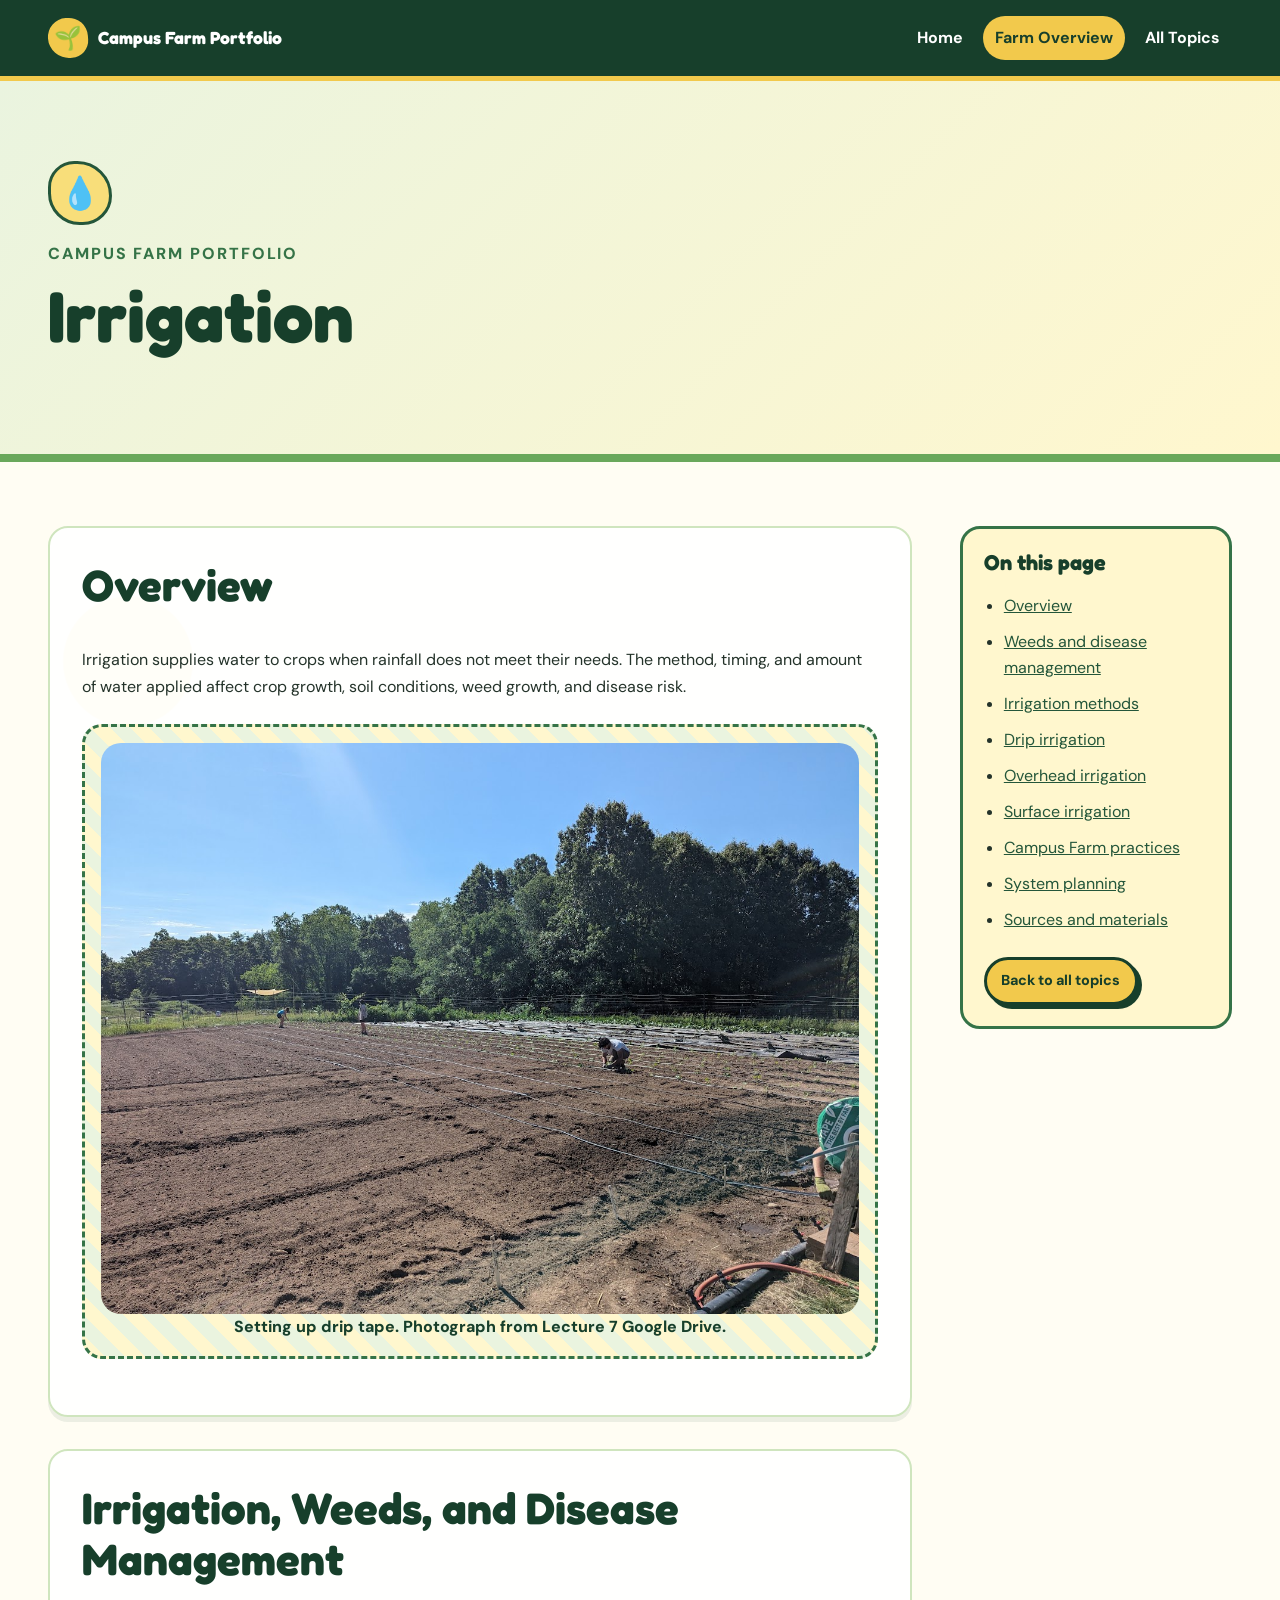
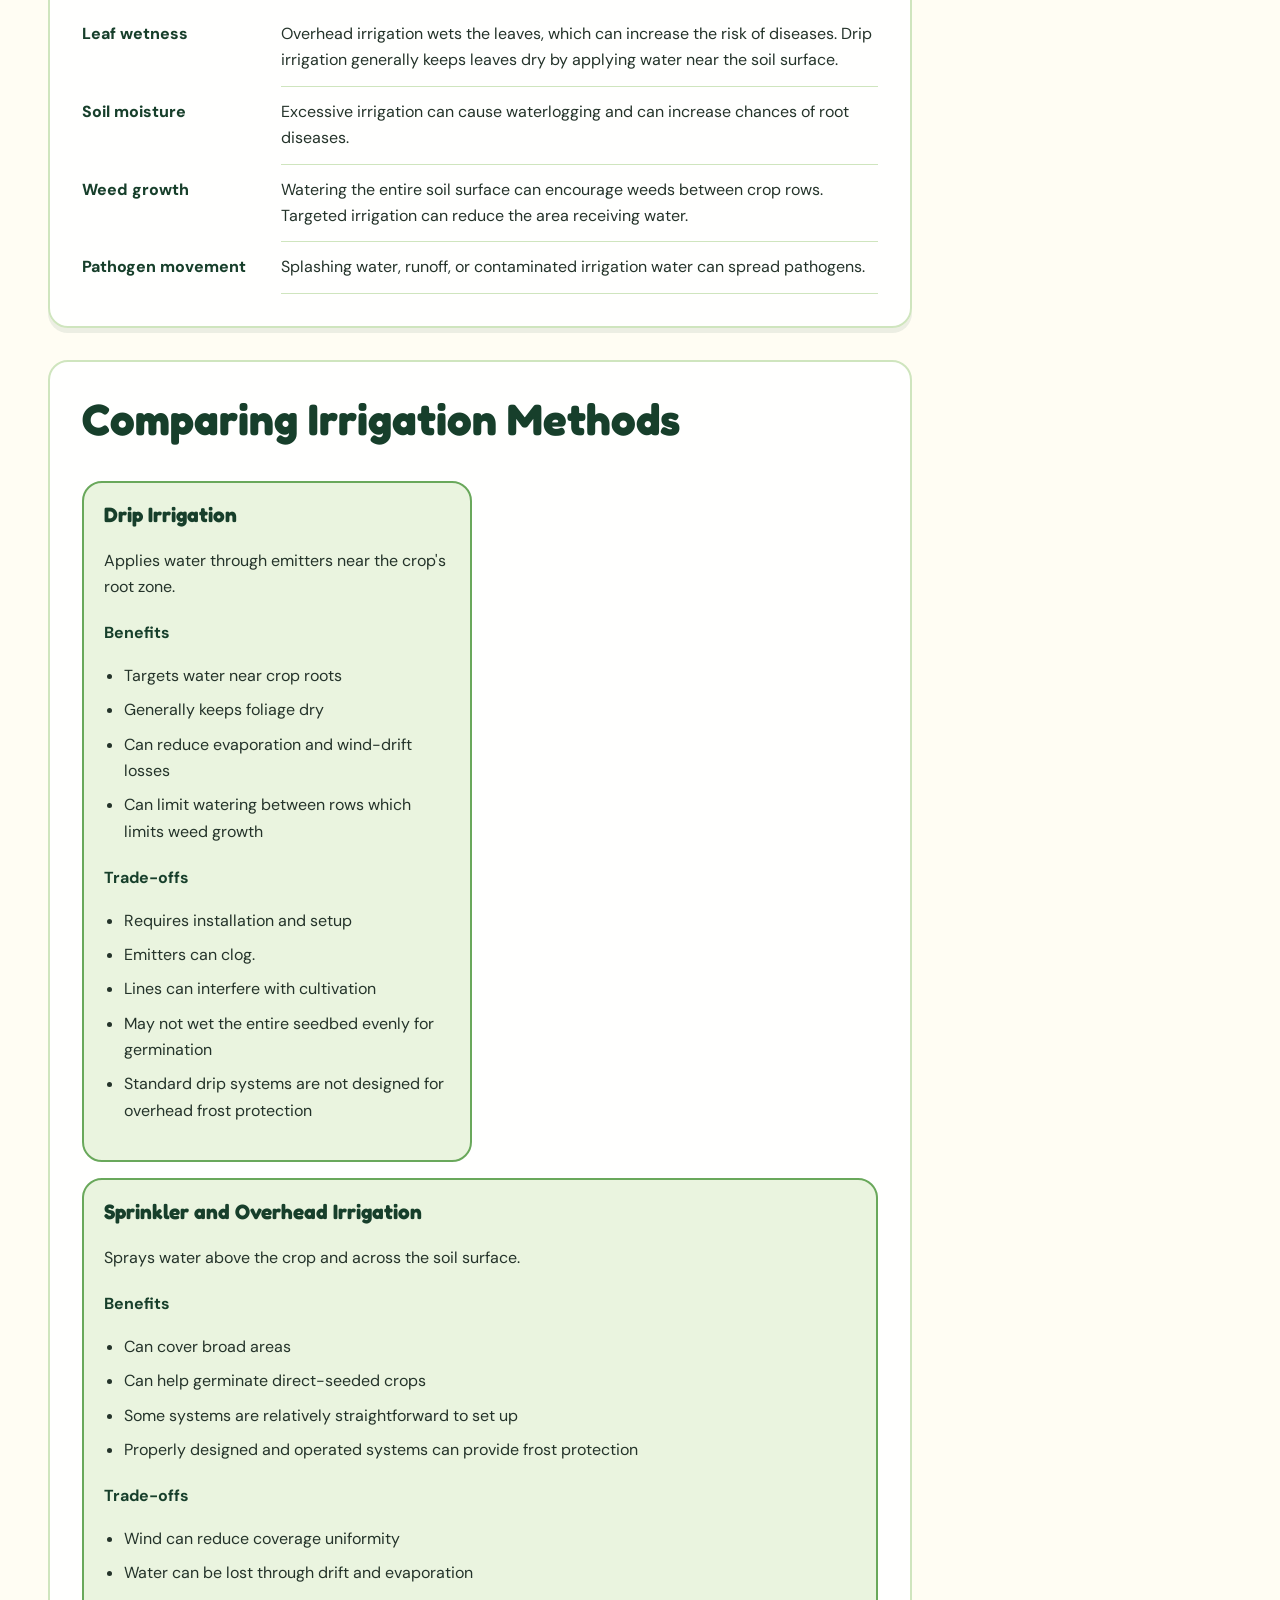
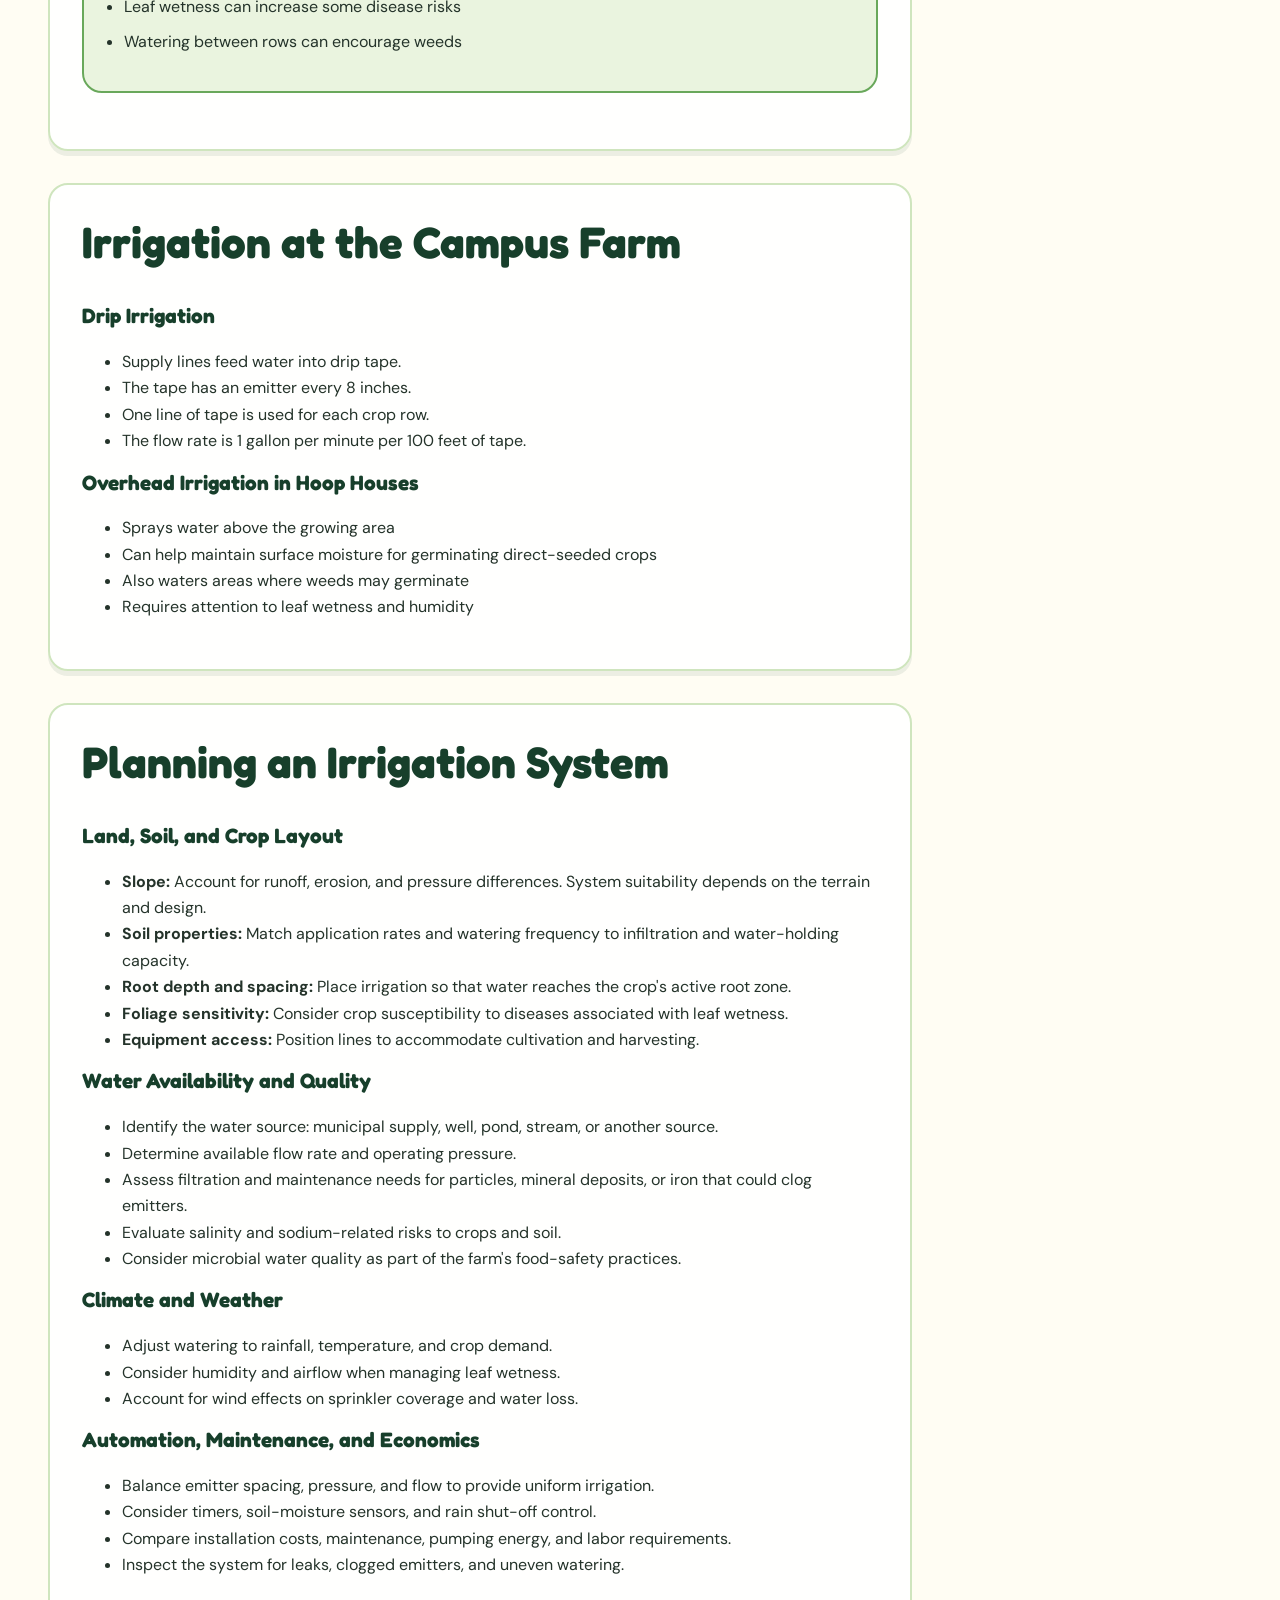
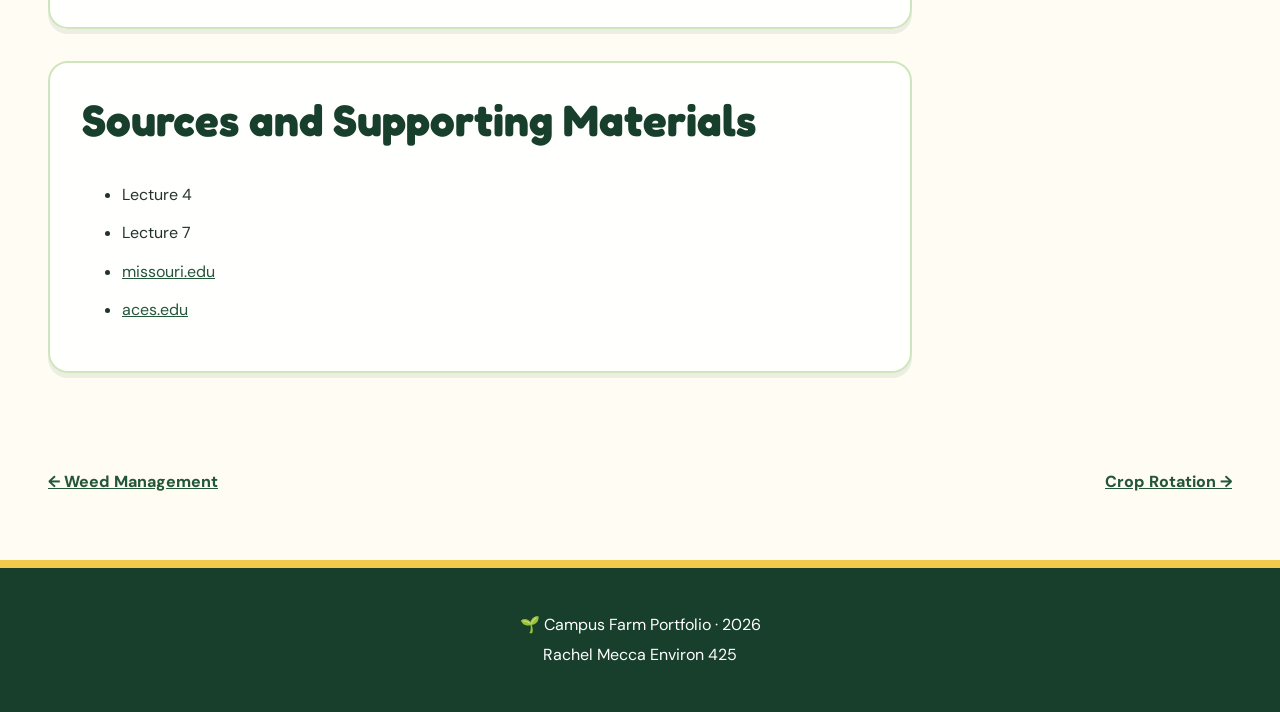
<file: irrigation.html>
<!doctype html>
<html lang="en">
<head>
  <meta charset="utf-8">
  <meta name="viewport" content="width=device-width, initial-scale=1">

  <title>Irrigation | Campus Farm Portfolio</title>

  <link rel="stylesheet" href="css/styles.css">
  <script src="js/script.js" defer></script>
</head>

<body>
  <a class="skip-link" href="#main-content">Skip to main content</a>

  <header class="site-header">
    <div class="container header-inner">
      <a class="site-logo" href="index.html">
        <span class="logo-icon" aria-hidden="true">🌱</span>
        <span>Campus Farm Portfolio</span>
      </a>

      <button
        class="menu-button"
        type="button"
        aria-expanded="false"
        aria-controls="site-navigation"
      >
        Menu
      </button>

      <nav id="site-navigation" class="site-nav" aria-label="Main navigation">
        <a href="index.html">Home</a>
        <a aria-current="page" href="overview.html">Farm Overview</a>
        <a href="index.html#portfolio-pages">All Topics</a>
      </nav>
    </div>
  </header>

  <main id="main-content">
    <header class="page-banner">
      <div class="container">
        <span class="page-icon" aria-hidden="true">💧</span>
        <p class="eyebrow">Campus Farm Portfolio</p>
        <h1>Irrigation</h1>
      </div>
    </header>

    <div class="container page-layout">
      <article class="page-content">

        <!-- Overview -->
        <section id="overview">
          <h2>Overview</h2>

          <p>
            Irrigation supplies water to crops when rainfall does not
            meet their needs. The method, timing, and amount of water
            applied affect crop growth, soil conditions, weed growth,
            and disease risk.
          </p>

          <figure class="photo-slot photo-slot-wide">
             <img src="images/drip_tape.png"
             alt="people setting up drip tape in a field on the campus farm">
            <figcaption> Setting up drip tape. Photograph from Lecture 7 Google Drive</a>.</figcaption>
          </figure>
        </section>

        <!-- Ecosystem connections -->
        <section id="pests-and-diseases">
          <h2>Irrigation, Weeds, and Disease Management</h2>

          <dl class="management-list">
            <dt>Leaf wetness</dt>
            <dd>
              Overhead irrigation wets the leaves, which can increase the risk of
              diseases. Drip irrigation generally keeps leaves
              dry by applying water near the soil surface.
            </dd>

            <dt>Soil moisture</dt>
            <dd>
              Excessive irrigation can cause waterlogging and can increase
              chances of  root diseases.
            </dd>

            <dt>Weed growth</dt>
            <dd>
              Watering the entire soil surface can encourage weeds
              between crop rows. Targeted irrigation can reduce the
              area receiving water.
            </dd>

            <dt>Pathogen movement</dt>
            <dd>
              Splashing water, runoff, or contaminated irrigation
              water can spread pathogens.
            </dd>
          </dl>
        </section>

        <!-- Methods -->
        <section id="irrigation-methods">
          <h2>Comparing Irrigation Methods</h2>

          <div class="irrigation-card-grid">

            <section class="irrigation-card" id="drip-irrigation">
              <h3>Drip Irrigation</h3>

              <p>
                Applies water through emitters near the crop's
                root zone.
              </p>

              <h4>Benefits</h4>
              <ul>
                <li>Targets water near crop roots</li>
                <li>Generally keeps foliage dry</li>
                <li>Can reduce evaporation and wind-drift losses</li>
                <li>Can limit watering between rows which limits weed growth</li>
              </ul>

              <h4>Trade-offs</h4>
              <ul>
                <li>Requires installation and setup</li>
                <li>Emitters can clog.</li>
                <li>Lines can interfere with cultivation</li>
                <li>
                  May not wet the entire seedbed evenly for germination
                </li>
                <li>
                  Standard drip systems are not designed for
                  overhead frost protection
                </li>
              </ul>
            </section>

            <section class="irrigation-card" id="overhead-irrigation">
              <h3>Sprinkler and Overhead Irrigation</h3>

              <p>
                Sprays water above the crop and across the
                soil surface.
              </p>

              <h4>Benefits</h4>
              <ul>
                <li>Can cover broad areas</li>
                <li>Can help germinate direct-seeded crops</li>
                <li>
                  Some systems are relatively straightforward to set up
                </li>
                <li>
                  Properly designed and operated systems can provide
                  frost protection
                </li>
              </ul>

              <h4>Trade-offs</h4>
              <ul>
                <li>Wind can reduce coverage uniformity</li>
                <li>Water can be lost through drift and evaporation</li>
                <li>Leaf wetness can increase some disease risks</li>
                <li>Watering between rows can encourage weeds</li>
              </ul>
            </section>

          </div>
        </section>

        <!-- Campus Farm practices -->
        <section id="campus-farm">
          <h2>Irrigation at the Campus Farm</h2>

          <h3>Drip Irrigation</h3>

          <ul>
            <li>
              Supply lines feed water into drip tape.
            </li>
            <li>
              The tape has an emitter every
              8 inches.
            </li>
            <li>
              One line of tape is used for each crop row.
            </li>
            <li>
              The flow rate is 1 gallon per minute per 100 feet of tape.
            </li>
          </ul>

          <h3>Overhead Irrigation in Hoop Houses</h3>

          <ul>
            <li>
              Sprays water above the growing area
            </li>
            <li>
              Can help maintain surface moisture for germinating
              direct-seeded crops
            </li>
            <li>
              Also waters areas where weeds may germinate
            </li>
            <li>
              Requires attention to leaf wetness and humidity
            </li>
          </ul>

        </section>

        <!-- Planning -->
        <section id="system-planning">
          <h2>Planning an Irrigation System</h2>

          <h3>Land, Soil, and Crop Layout</h3>

          <ul>
            <li>
              <strong>Slope:</strong>
              Account for runoff, erosion, and pressure differences.
              System suitability depends on the terrain and design.
            </li>

            <li>
              <strong>Soil properties:</strong>
              Match application rates and watering frequency to
              infiltration and water-holding capacity.
            </li>

            <li>
              <strong>Root depth and spacing:</strong>
              Place irrigation so that water reaches the crop's
              active root zone.
            </li>

            <li>
              <strong>Foliage sensitivity:</strong>
              Consider crop susceptibility to diseases associated
              with leaf wetness.
            </li>

            <li>
              <strong>Equipment access:</strong>
              Position lines to accommodate cultivation and harvesting.
            </li>
          </ul>

          <h3>Water Availability and Quality</h3>

          <ul>
            <li>
              Identify the water source: municipal supply, well,
              pond, stream, or another source.
            </li>
            <li>
              Determine available flow rate and operating pressure.
            </li>
            <li>
              Assess filtration and maintenance needs for particles,
              mineral deposits, or iron that could clog emitters.
            </li>
            <li>
              Evaluate salinity and sodium-related risks to crops
              and soil.
            </li>
            <li>
              Consider microbial water quality as part of the farm's
              food-safety practices.
            </li>
          </ul>

          <h3>Climate and Weather</h3>

          <ul>
            <li>
              Adjust watering to rainfall, temperature, and crop demand.
            </li>
            <li>
              Consider humidity and airflow when managing leaf wetness.
            </li>
            <li>
              Account for wind effects on sprinkler coverage
              and water loss.
            </li>
          </ul>

          <h3>Automation, Maintenance, and Economics</h3>

          <ul>
            <li>
              Balance emitter spacing, pressure, and flow to provide
              uniform irrigation.
            </li>
            <li>
              Consider timers, soil-moisture sensors, and rain
              shut-off control.
            </li>
            <li>
              Compare installation costs, maintenance, pumping
              energy, and labor requirements.
            </li>
            <li>
              Inspect the system for leaks, clogged emitters,
              and uneven watering.
            </li>
          </ul>
        </section>


        <!-- Sources -->
        <section id="sources">
          <h2>Sources and Supporting Materials</h2>

          <ul class="source-list">
            <li>Lecture 4</li>
            <li>Lecture 7</li>
            <li>
              <a href="https://extension.missouri.edu/programs/irrigation/irrigation-system-pros-and-cons">
              missouri.edu
              </a>
            </li>
            <li>
              <a href="https://www.aces.edu/blog/topics/farming/irrigation-and-water-management-for-sustainable-ipm-systems/">
              aces.edu
              </a>
            </li>
          </ul>
        </section>
      </article>

      <aside class="page-sidebar" aria-label="On this page">
        <h2>On this page</h2>

        <ul>
          <li><a href="#overview">Overview</a></li>
          <li><a href="#pests-and-diseases">Weeds and disease management</a></li>
          <li><a href="#irrigation-methods">Irrigation methods</a></li>
          <li><a href="#drip-irrigation">Drip irrigation</a></li>
          <li><a href="#overhead-irrigation">Overhead irrigation</a></li>
          <li><a href="#surface-irrigation">Surface irrigation</a></li>
          <li><a href="#campus-farm">Campus Farm practices</a></li>
          <li><a href="#system-planning">System planning</a></li>
          <li><a href="#sources">Sources and materials</a></li>
        </ul>

        <a class="button button-small" href="index.html#portfolio-pages">
          Back to all topics
        </a>
      </aside>
    </div>

    <nav class="container page-pagination" aria-label="Portfolio page navigation">
      <a href="weed-management.html">← Weed Management</a>
      <a href="crop-rotation.html">Crop Rotation →</a>
    </nav>
  </main>

  <footer class="site-footer">
    <div class="container">
      <p>
        <span aria-hidden="true">🌱</span>
        Campus Farm Portfolio · 2026
      </p>
      <p>Rachel Mecca Environ 425</p>
    </div>
  </footer>
</body>
</html>
</file>
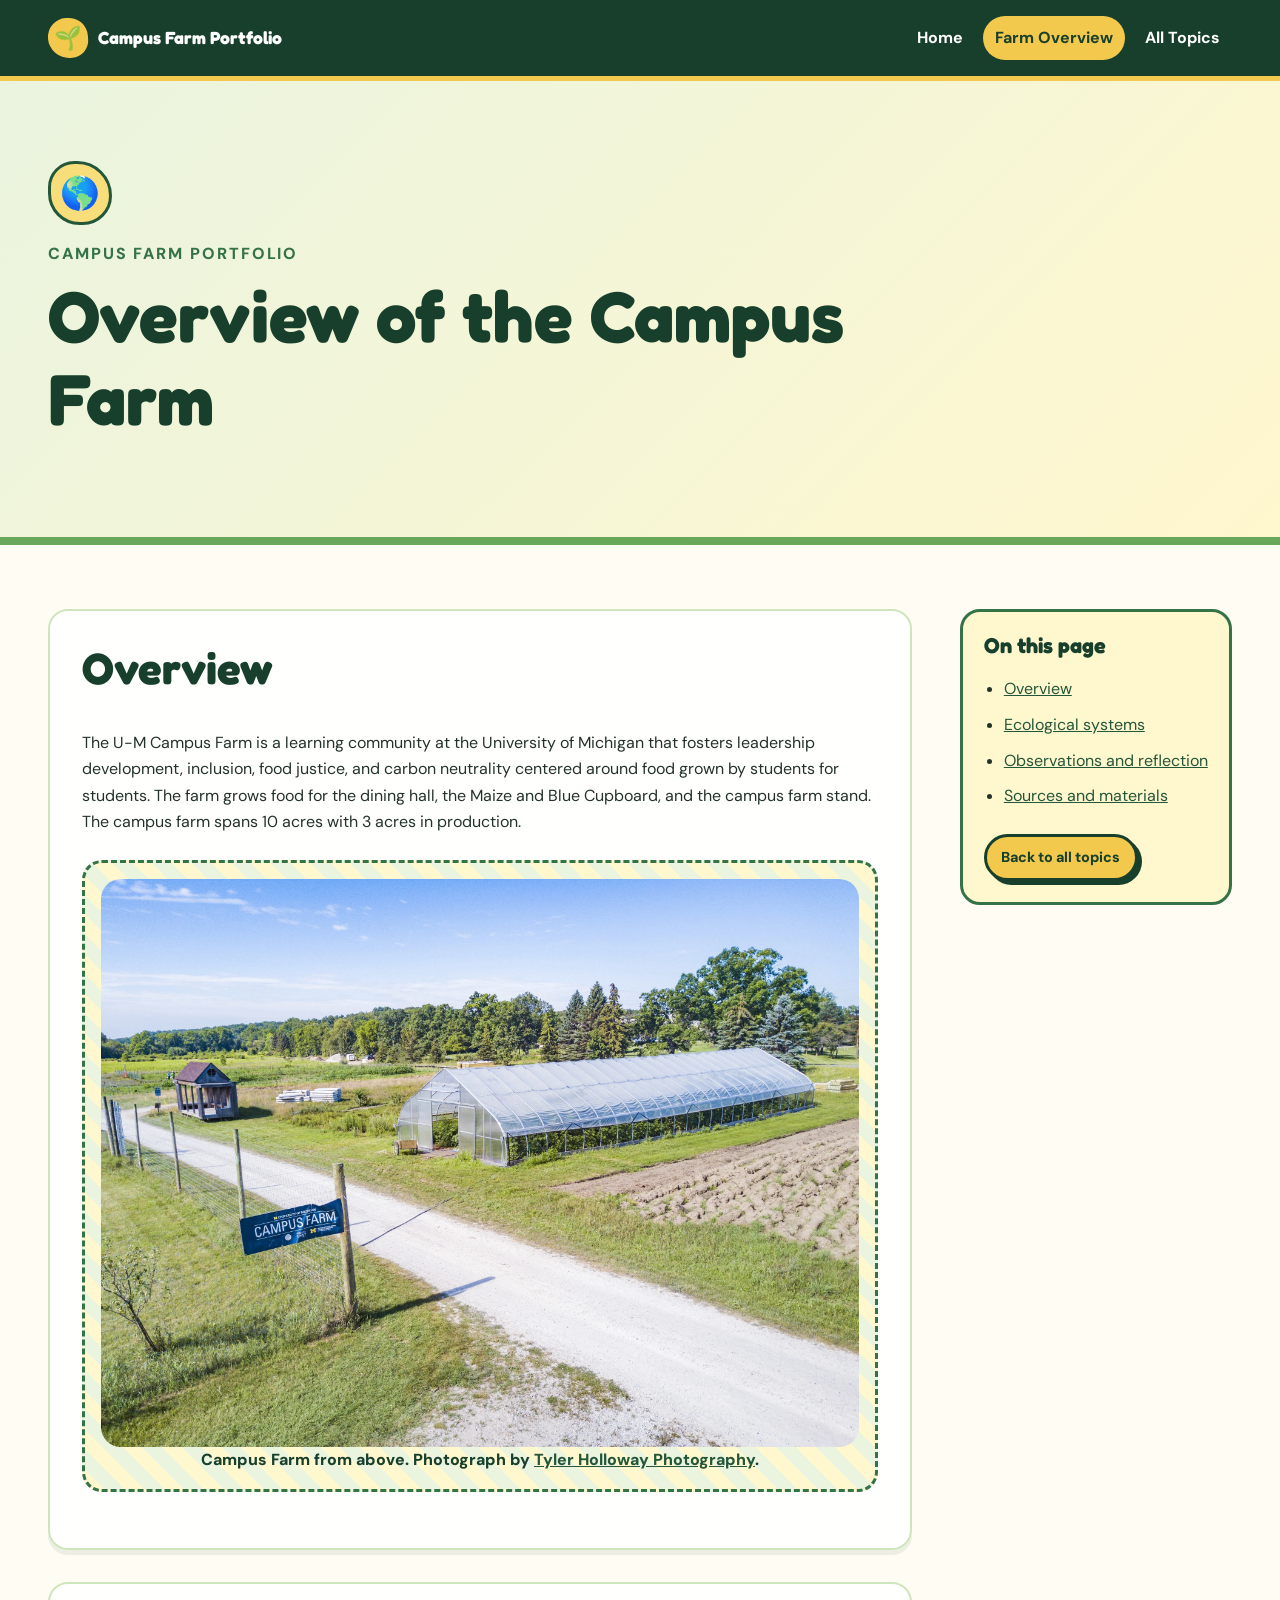
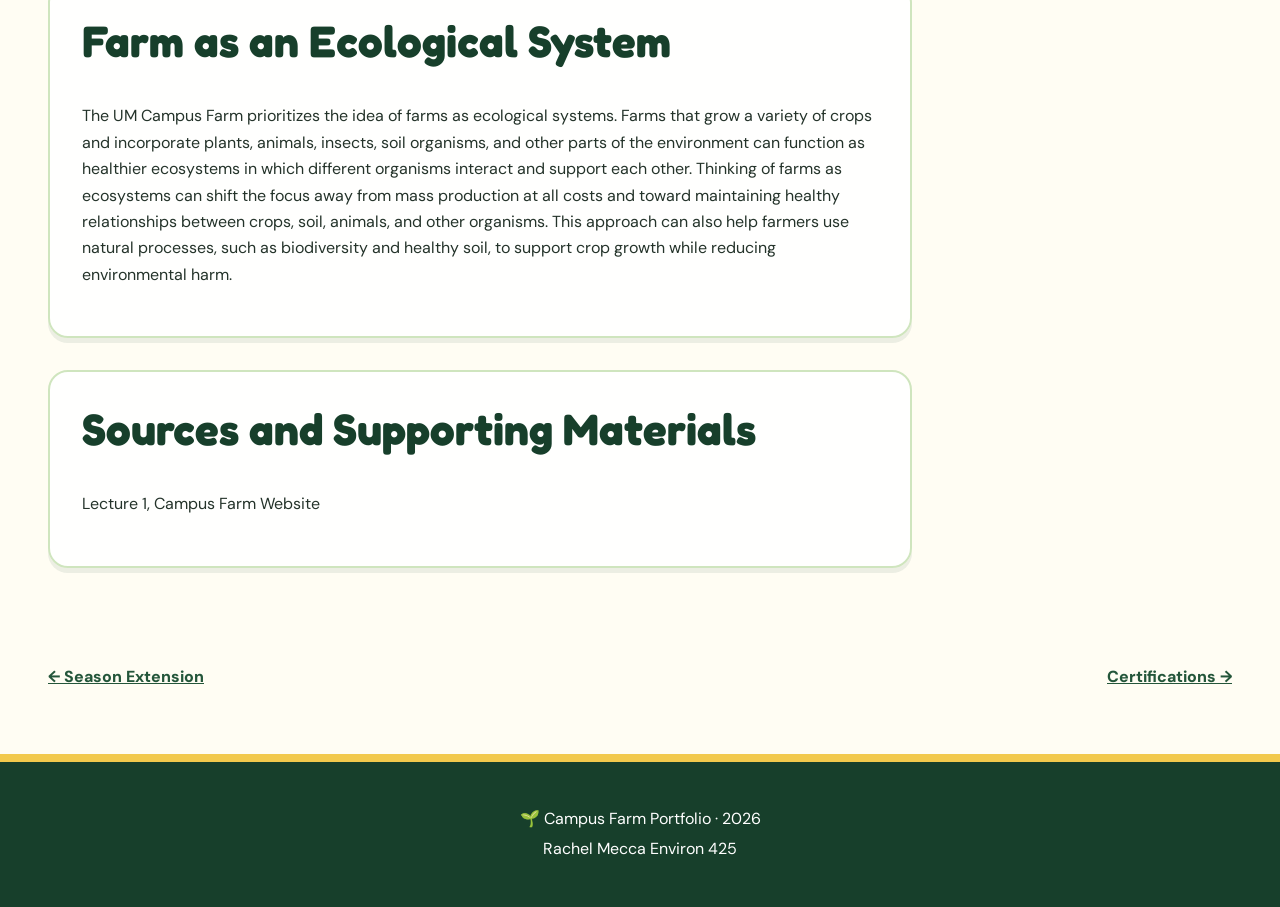
<file: overview.html>
<!doctype html>
<html lang="en">
<head>
  <meta charset="utf-8">
  <meta name="viewport" content="width=device-width, initial-scale=1">

  <title>Farm Overview and Ecological Systems | Campus Farm Portfolio</title>

  <link rel="stylesheet" href="css/styles.css">
  <script src="js/script.js" defer></script>
</head>

<body>
  <a class="skip-link" href="#main-content">Skip to main content</a>

  <header class="site-header">
    <div class="container header-inner">
      <a class="site-logo" href="index.html">
        <span class="logo-icon" aria-hidden="true">🌱</span>
        <span>Campus Farm Portfolio</span>
      </a>

      <button
        class="menu-button"
        type="button"
        aria-expanded="false"
        aria-controls="site-navigation"
      >
        Menu
      </button>

      <nav id="site-navigation" class="site-nav" aria-label="Main navigation">
        <a href="index.html">Home</a>
        <a aria-current="page" href="overview.html">Farm Overview</a>
        <a href="index.html#portfolio-pages">All Topics</a>
      </nav>
    </div>
  </header>

  <main id="main-content">
    <header class="page-banner">
      <div class="container">
        <span class="page-icon" aria-hidden="true">🌎</span>
        <p class="eyebrow">Campus Farm Portfolio</p>
        <h1>Overview of the Campus Farm </h1>
      </div>
    </header>

    <div class="container page-layout">
      <article class="page-content">
        <section id="overview">
          <h2>Overview</h2>
          <p>The U-M Campus Farm is a learning community at the University of Michigan that fosters leadership development, 
            inclusion, food justice, and carbon neutrality centered around food grown by students for students. 
            The farm grows food for the dining hall, the Maize and Blue Cupboard, 
            and  the campus farm stand. The campus farm spans 10 acres with 3 acres in production. </p>

          <figure class="photo-slot photo-slot-wide">
            <img src="images/farm_birdseye.png"
             alt="Birds eye view of the campus farm showing a hoop house.">
            <figcaption> Campus Farm from above. Photograph by <a href="https://www.tylerhollowayphoto.com/university-of-michigan"> Tyler Holloway Photography</a>.</figcaption>
          </figure>
        </section>

        <section id="ecological-systems">
          <h2>Farm as an Ecological System</h2>
          <p>The UM Campus Farm prioritizes the idea of farms as ecological systems. 
            Farms that grow a variety of crops and incorporate plants, animals, insects, soil organisms, and other parts of the environment 
            can function as healthier ecosystems in which different organisms interact and support each other.
            Thinking of farms as ecosystems can shift the focus away from mass production at all costs and toward
             maintaining healthy relationships between crops, soil, animals, and other organisms.
              This approach can also help farmers use natural processes, such as biodiversity and healthy soil, 
              to support crop growth while reducing environmental harm.

          </p>
        </section>


        <section id="sources">
          <h2>Sources and Supporting Materials</h2>
          <p>Lecture 1, Campus Farm Website</p>
        </section>
      </article>

      <aside class="page-sidebar" aria-label="On this page">
        <h2>On this page</h2>
        <ul>
          <li><a href="#overview">Overview</a></li>
          <li><a href="#ecological-systems">Ecological systems</a></li>
          <li><a href="#reflection">Observations and reflection</a></li>
          <li><a href="#sources">Sources and materials</a></li>
        </ul>

        <a class="button button-small" href="index.html#portfolio-pages">
          Back to all topics
        </a>
      </aside>
    </div>

    <nav class="container page-pagination" aria-label="Portfolio page navigation">
      <a href="season-extension.html">← Season Extension</a>
      <a href="certifications.html">Certifications →</a>
    </nav>
  </main>

  <footer class="site-footer">
    <div class="container">
      <p>
        <span aria-hidden="true">🌱</span>
        Campus Farm Portfolio · 2026</span>
      </p>
      <p>Rachel Mecca Environ 425</p>
    </div>
  </footer>
</body>
</html>
</file>
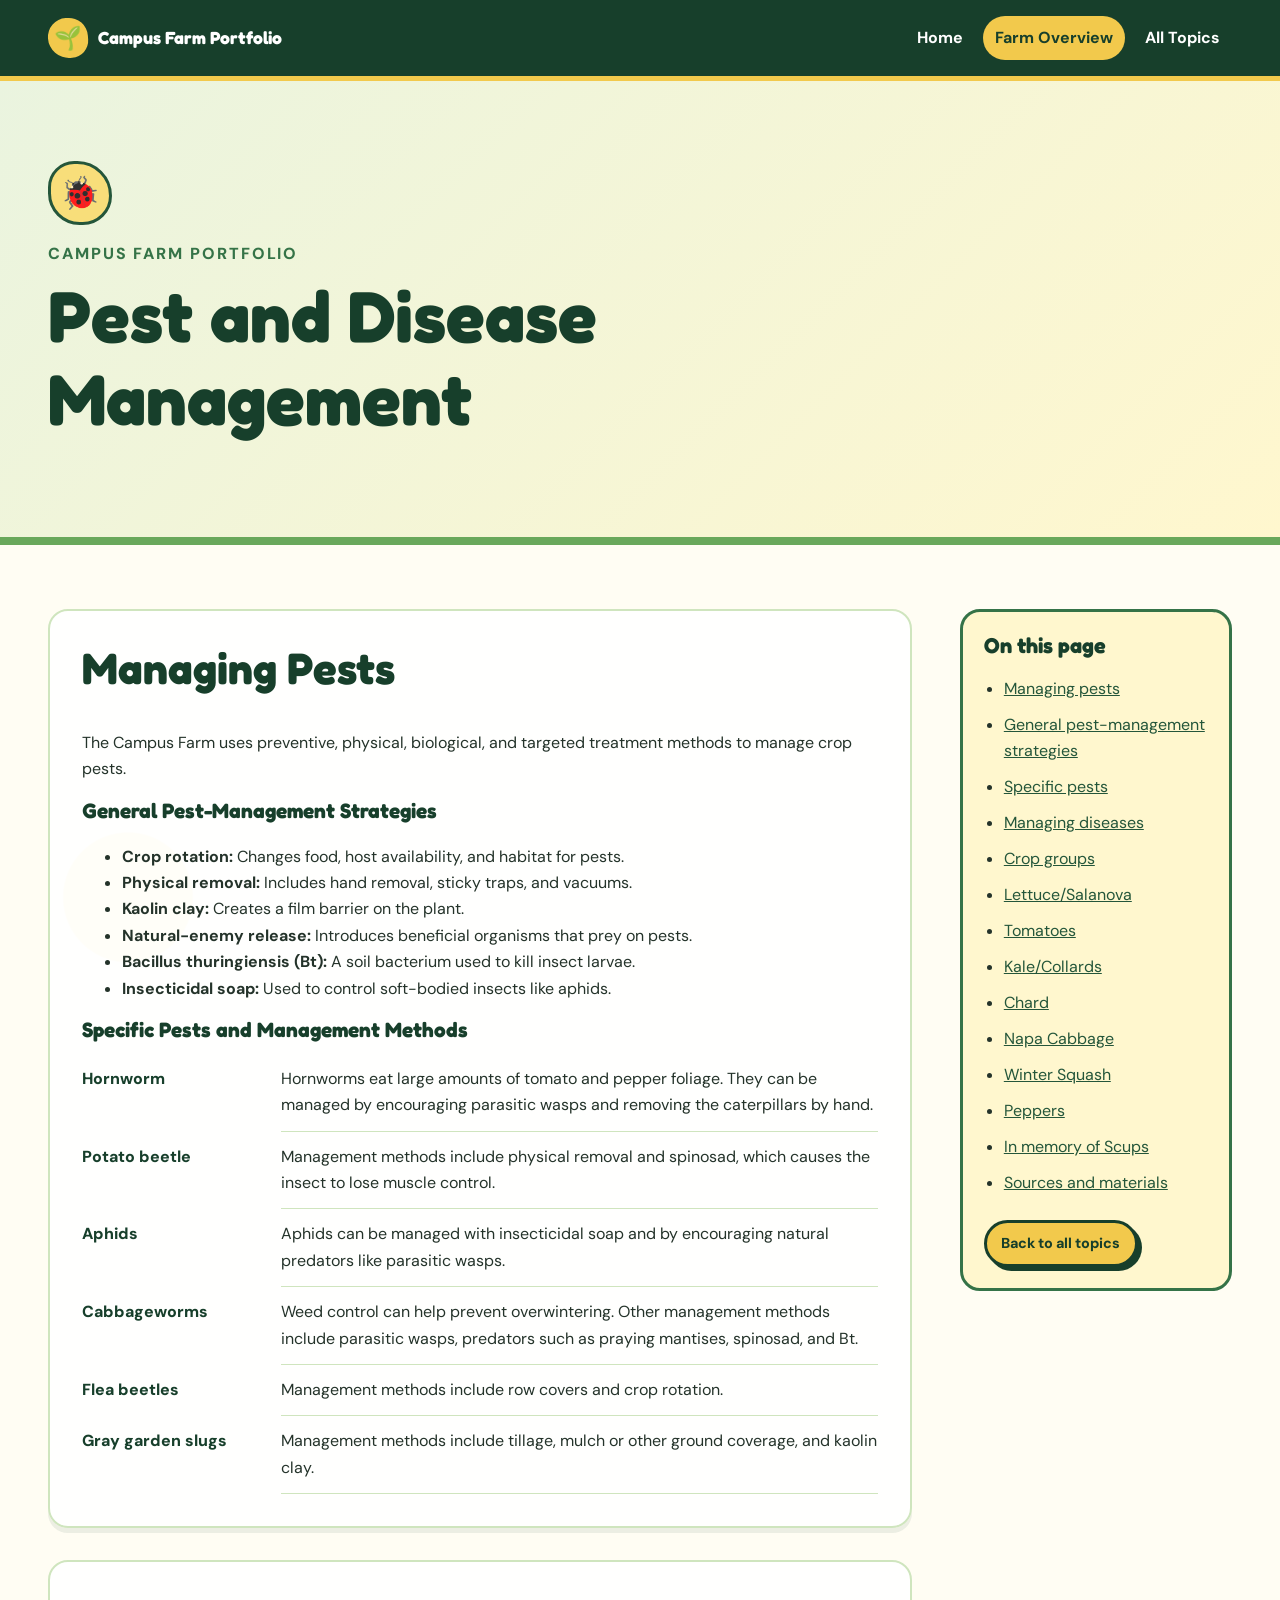
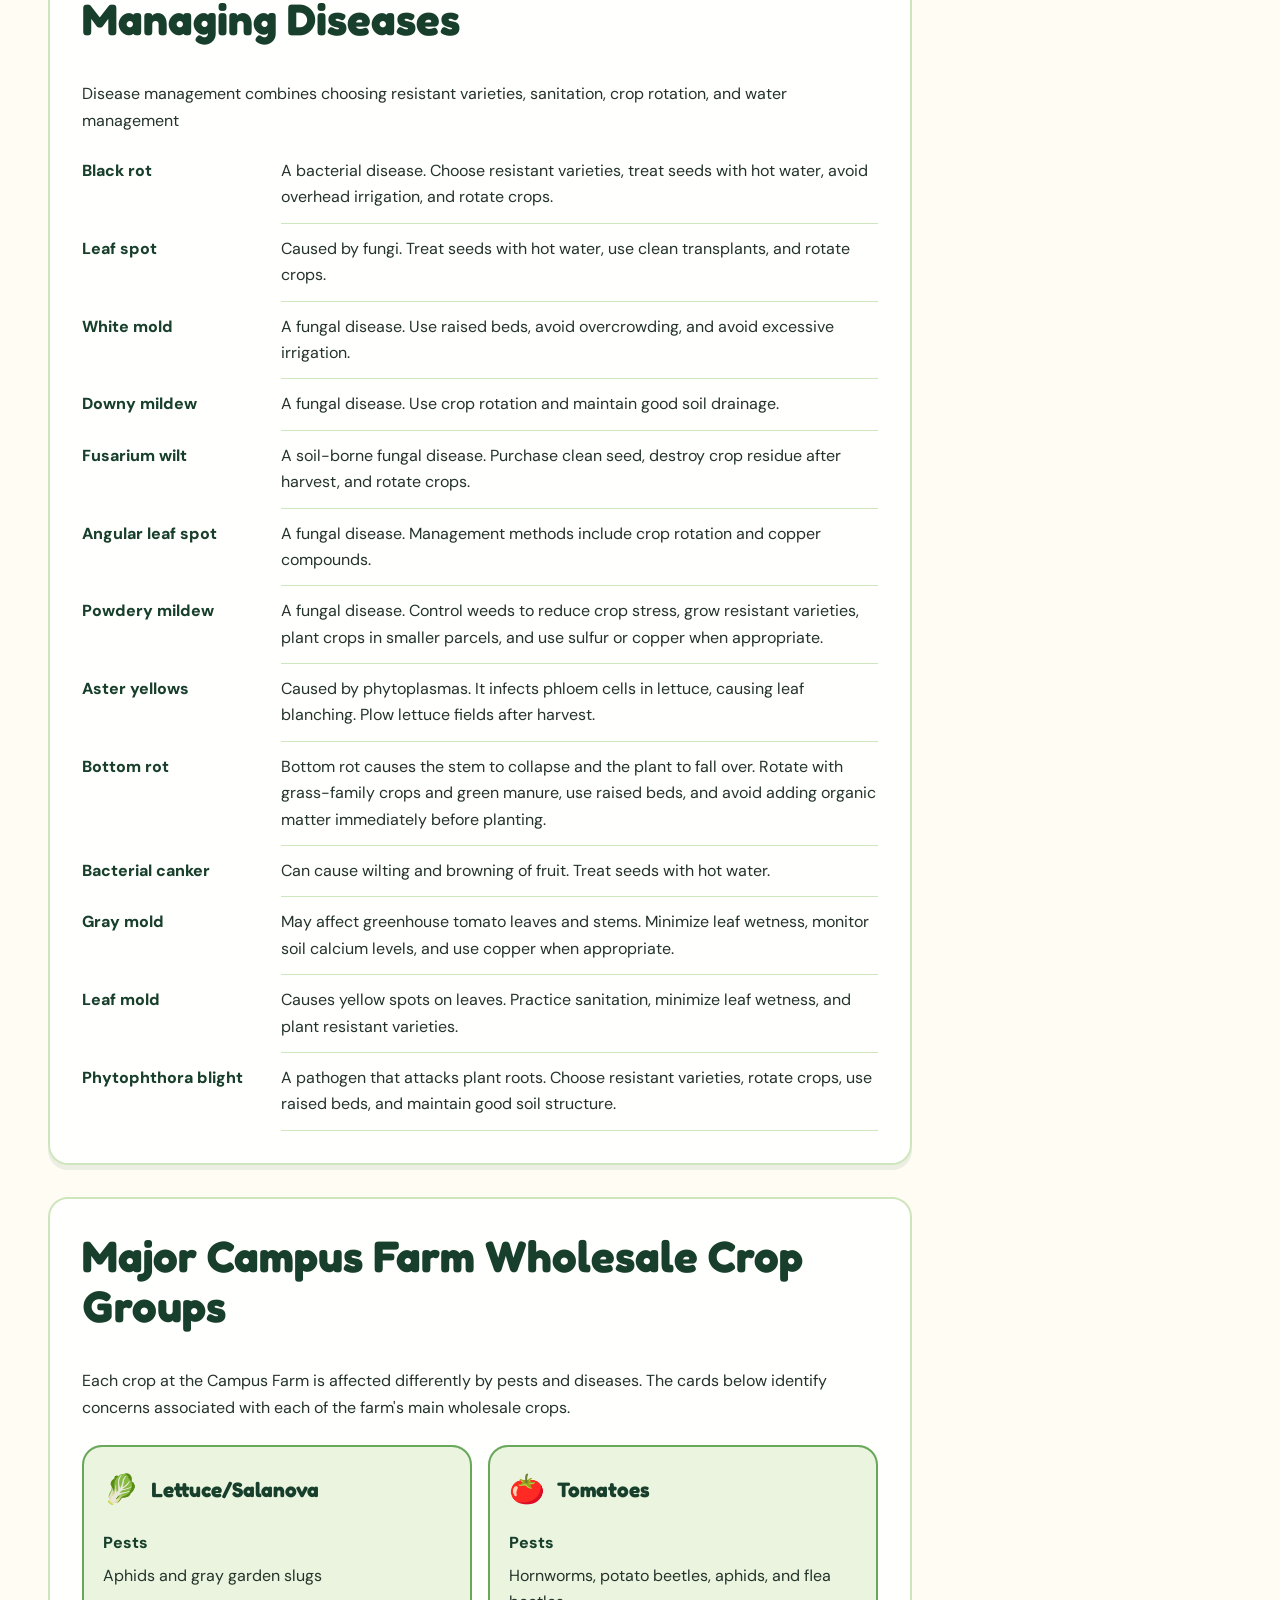
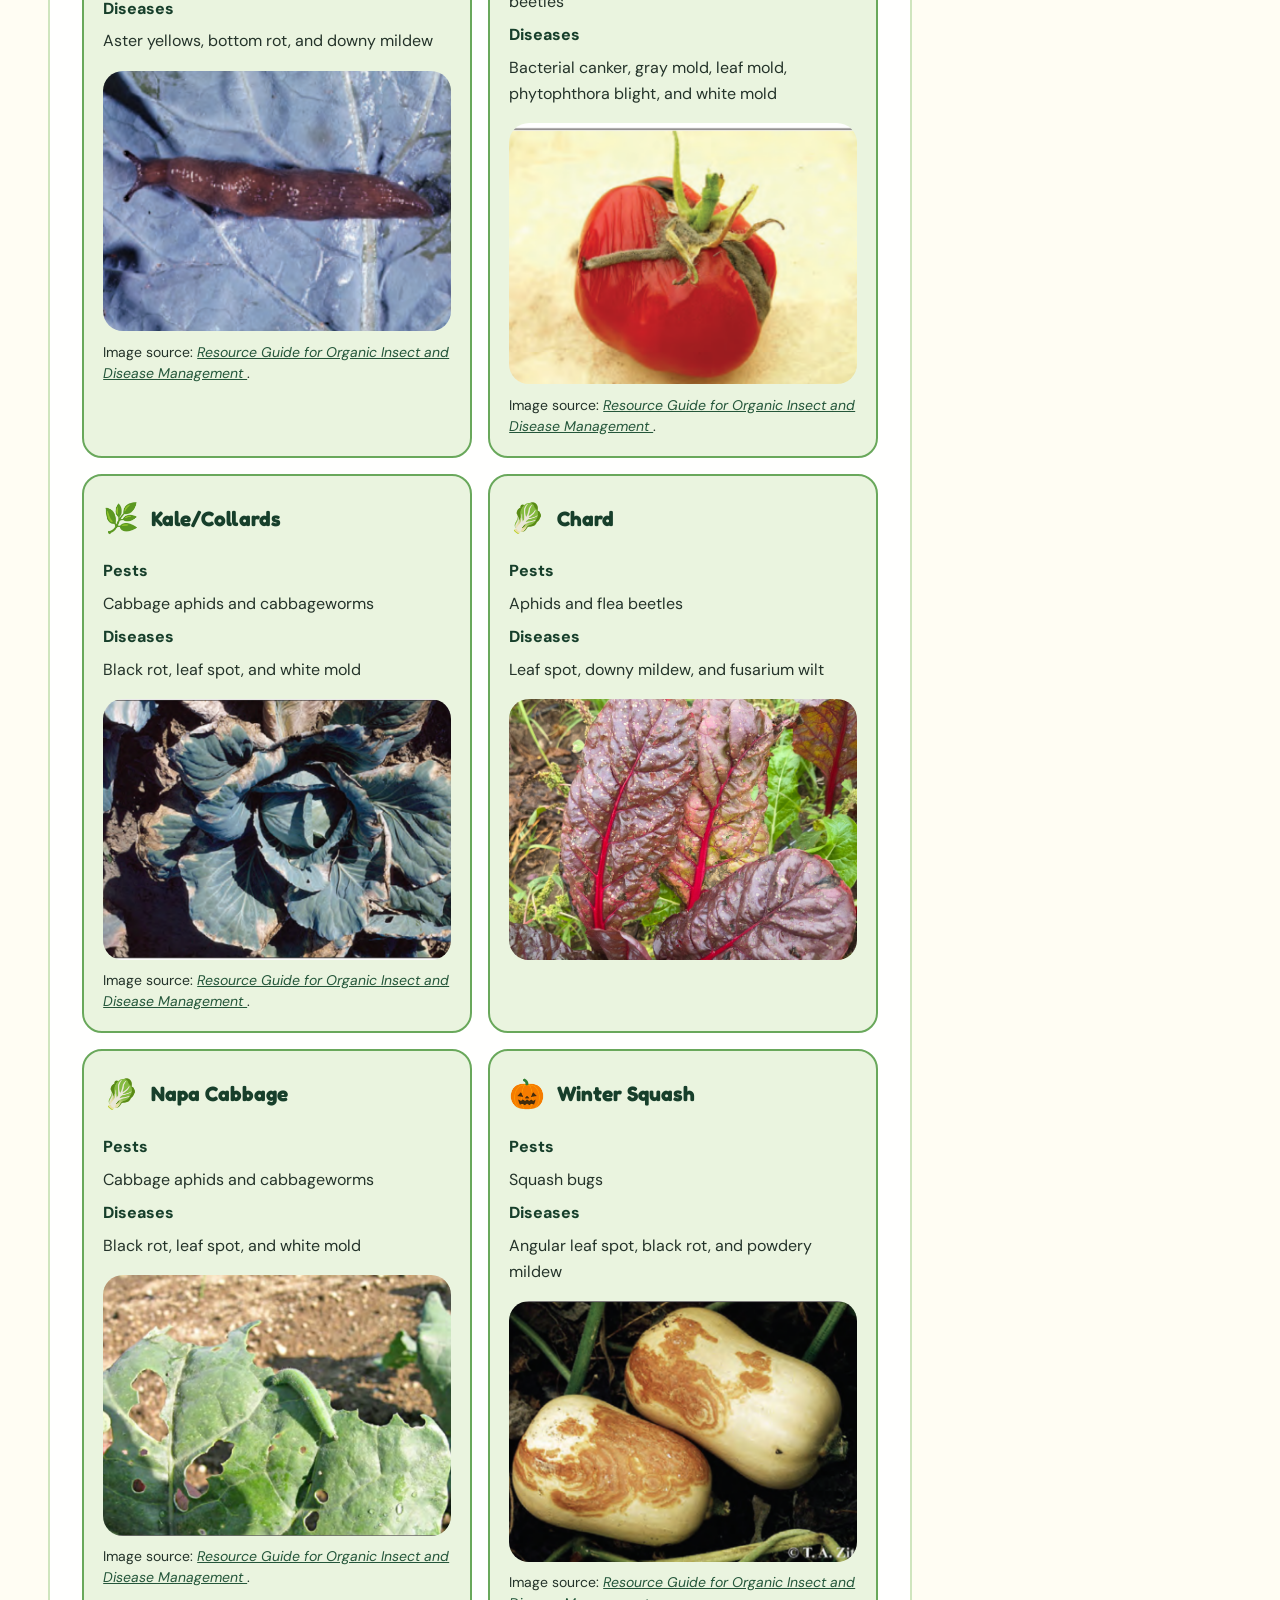
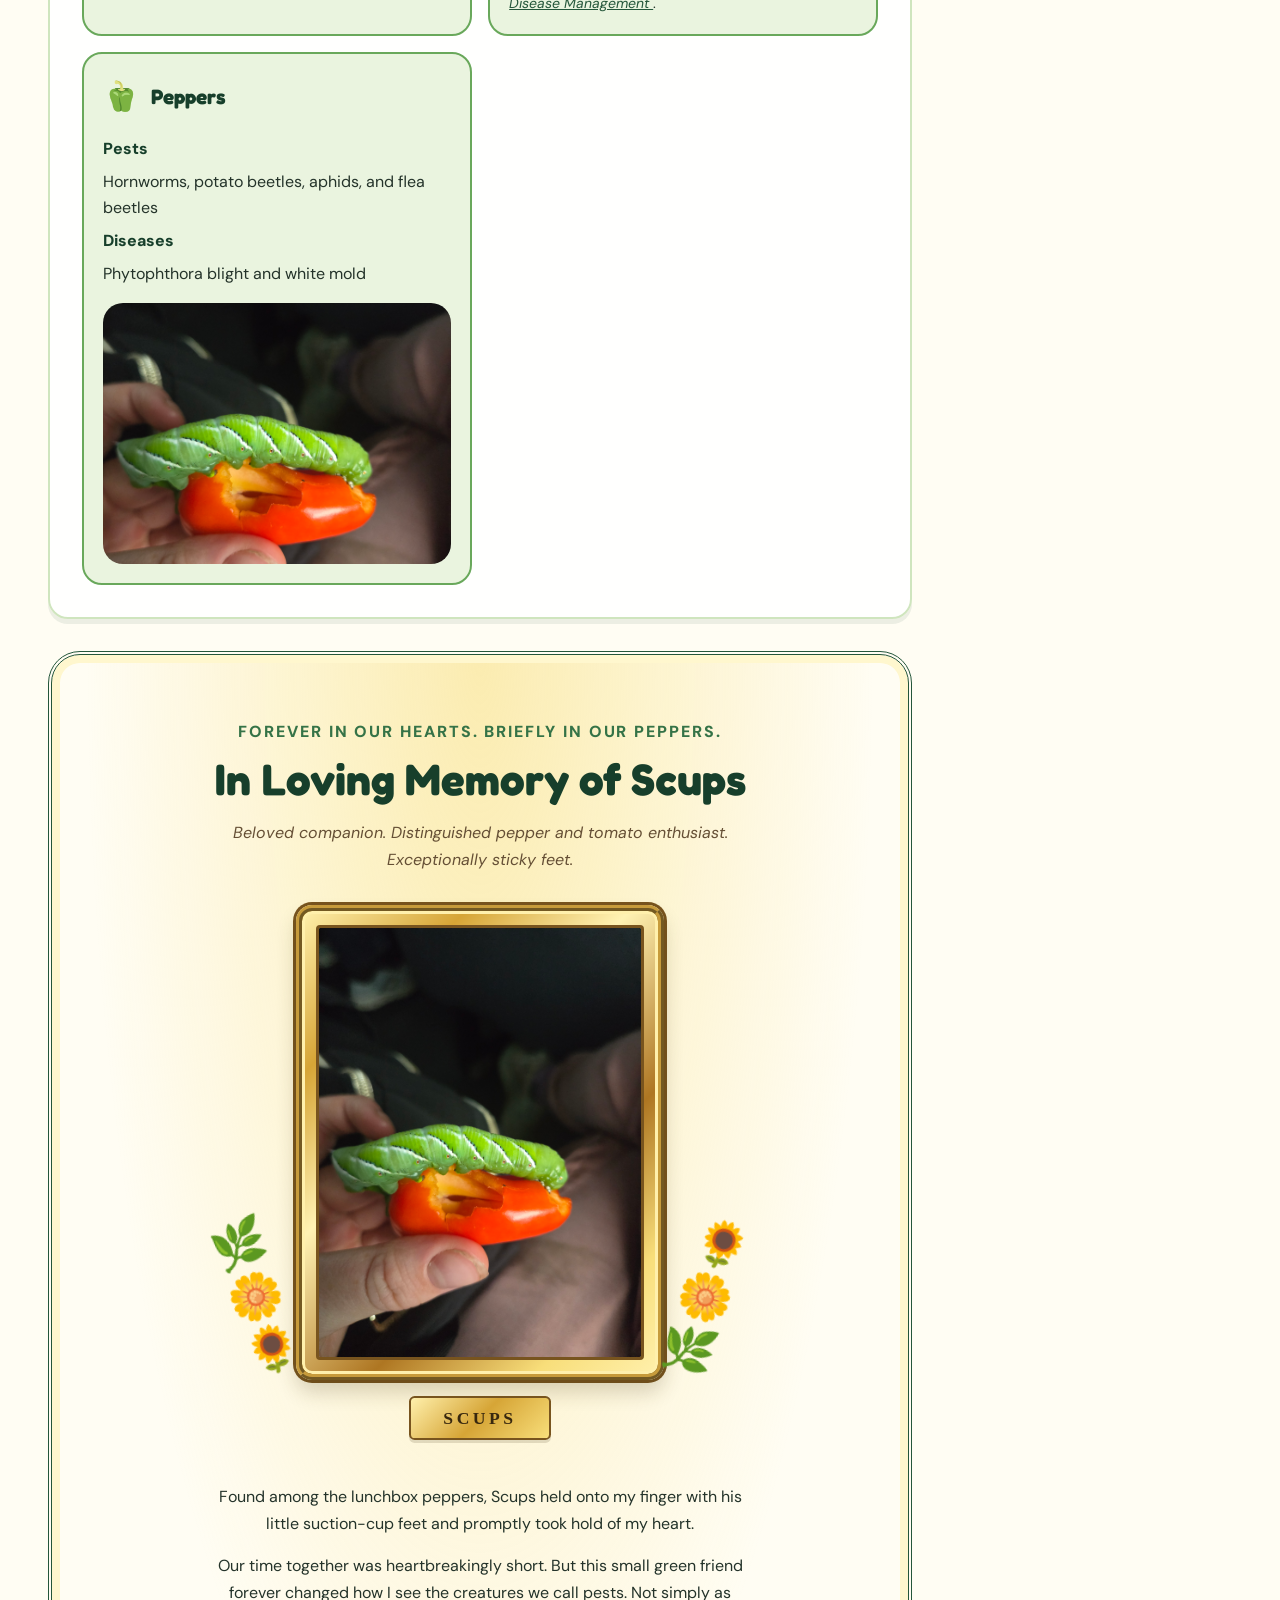
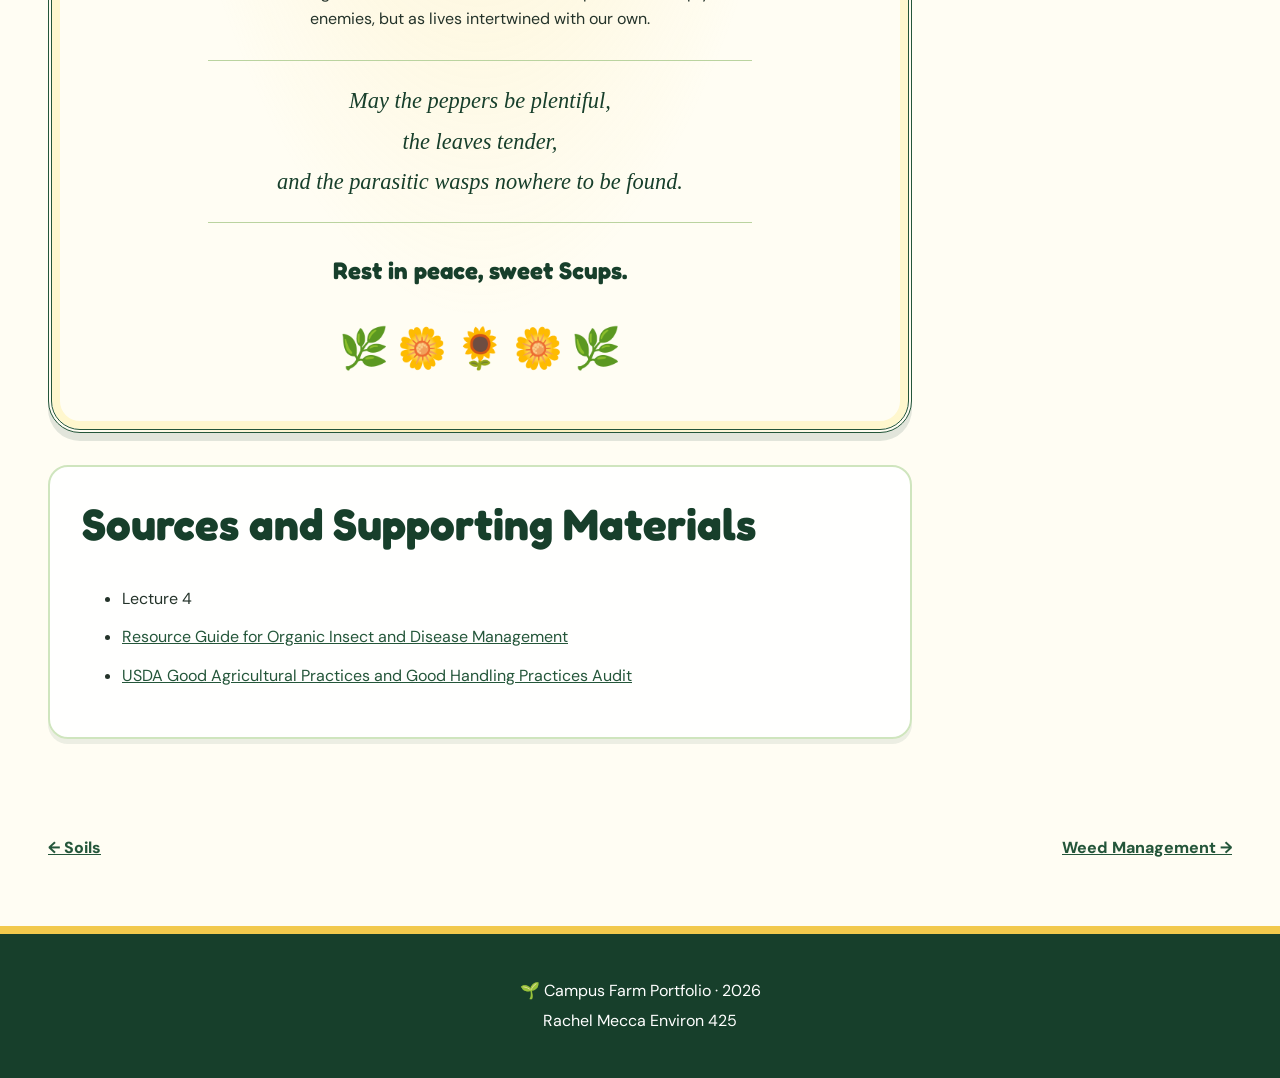
<file: pest-mangement.html>
<!doctype html>
<html lang="en">
<head>
  <meta charset="utf-8">
  <meta name="viewport" content="width=device-width, initial-scale=1">

  <title>Farm Overview and Ecological Systems | Campus Farm Portfolio</title>

  <link rel="stylesheet" href="css/styles.css">
  <script src="js/script.js" defer></script>
</head>

<body>
  <a class="skip-link" href="#main-content">Skip to main content</a>

  <header class="site-header">
    <div class="container header-inner">
      <a class="site-logo" href="index.html">
        <span class="logo-icon" aria-hidden="true">🌱</span>
        <span>Campus Farm Portfolio</span>
      </a>

      <button
        class="menu-button"
        type="button"
        aria-expanded="false"
        aria-controls="site-navigation"
      >
        Menu
      </button>

      <nav id="site-navigation" class="site-nav" aria-label="Main navigation">
        <a href="index.html">Home</a>
        <a aria-current="page" href="overview.html">Farm Overview</a>
        <a href="index.html#portfolio-pages">All Topics</a>
      </nav>
    </div>
  </header>

  <main id="main-content">
    <header class="page-banner">
      <div class="container">
        <span class="page-icon" aria-hidden="true">🐞</span>
        <p class="eyebrow">Campus Farm Portfolio</p>
        <h1>Pest and Disease Management</h1>
      </div>
    </header>

    <div class="container page-layout">
      <article class="page-content">

        <!-- Pest-management section -->
        <section id="pests">
          <h2>Managing Pests</h2>

          <p>
            The Campus Farm uses preventive, physical, biological, and
            targeted treatment methods to manage crop pests.
          </p>

          <section id="general-pest-strategies">
            <h3>General Pest-Management Strategies</h3>

            <ul>
              <li>
                <strong>Crop rotation:</strong>
                Changes food, host availability, and habitat for pests.
              </li>

              <li>
                <strong>Physical removal:</strong>
                Includes hand removal, sticky traps, and vacuums.
              </li>

              <li>
                <strong>Kaolin clay:</strong>
                Creates a film barrier on the plant.
              </li>

              <li>
                <strong>Natural-enemy release:</strong>
                Introduces beneficial organisms that prey on pests.
              </li>

              <li>
                <strong>Bacillus thuringiensis (Bt):</strong>
                A soil bacterium used to kill insect larvae.
              </li>

              <li>
                <strong>Insecticidal soap:</strong>
                Used to control soft-bodied insects like aphids.
              </li>
            </ul>
          </section>

          <section id="specific-pests">
            <h3>Specific Pests and Management Methods</h3>

            <dl class="management-list">
              <dt>Hornworm</dt>
              <dd>
                Hornworms eat large amounts of tomato and pepper foliage.
                They can be managed by encouraging parasitic wasps and
                removing the caterpillars by hand.
              </dd>

              <dt>Potato beetle</dt>
              <dd>
                Management methods include physical removal and spinosad,
                which causes the insect to lose muscle control.
              </dd>

              <dt>Aphids</dt>
              <dd>
                Aphids can be managed with
                insecticidal soap and by encouraging natural predators like parasitic wasps.
              </dd>


              <dt>Cabbageworms</dt>
              <dd>
                Weed control can help prevent overwintering. Other
                management methods include parasitic wasps, predators such
                as praying mantises, spinosad, and Bt.
              </dd>

              <dt>Flea beetles</dt>
              <dd>
                Management methods include row covers and crop rotation.
              </dd>

              <dt>Gray garden slugs</dt>
              <dd>
                Management methods include tillage, mulch or other ground
                coverage, and kaolin clay.
              </dd>
            </dl>
          </section>
        </section>

        <!-- Disease-management section -->
        <section id="diseases">
          <h2>Managing Diseases</h2>

          <p>
            Disease management combines choosing resistant varieties, sanitation,
            crop rotation, and water management
          </p>

          <dl class="management-list">
            <dt>Black rot</dt>
            <dd>
              A bacterial disease. Choose resistant varieties, treat seeds
              with hot water, avoid overhead irrigation, and rotate crops.
            </dd>

            <dt>Leaf spot</dt>
            <dd>
              Caused by fungi. Treat seeds with hot water, use clean
              transplants, and rotate crops.
            </dd>

            <dt>White mold</dt>
            <dd>
              A fungal disease. Use raised beds, avoid overcrowding, and
              avoid excessive irrigation.
            </dd>

            <dt>Downy mildew</dt>
            <dd>
              A fungal disease. Use crop rotation and maintain good soil
              drainage.
            </dd>

            <dt>Fusarium wilt</dt>
            <dd>
              A soil-borne fungal disease. Purchase clean seed, destroy
              crop residue after harvest, and rotate crops.
            </dd>

            <dt>Angular leaf spot</dt>
            <dd>
              A fungal disease. Management methods include crop rotation
              and copper compounds.
            </dd>

            <dt>Powdery mildew</dt>
            <dd>
              A fungal disease. Control weeds to reduce crop stress, grow
              resistant varieties, plant crops in smaller parcels, and use
              sulfur or copper when appropriate.
            </dd>

            <dt>Aster yellows</dt>
            <dd>
              Caused by phytoplasmas. It infects phloem cells in lettuce,
              causing leaf blanching. Plow lettuce fields after harvest.
            </dd>

            <dt>Bottom rot</dt>
            <dd>
              Bottom rot causes the stem to collapse and the plant to fall
              over. Rotate with grass-family crops and green manure, use
              raised beds, and avoid adding organic matter immediately
              before planting.
            </dd>

            <dt>Bacterial canker</dt>
            <dd>
              Can cause wilting and browning of fruit. Treat seeds with hot
              water.
            </dd>

            <dt>Gray mold</dt>
            <dd>
              May affect greenhouse tomato leaves and stems. Minimize leaf
              wetness, monitor soil calcium levels, and use copper when
              appropriate.
            </dd>

            <dt>Leaf mold</dt>
            <dd>
              Causes yellow spots on leaves. Practice sanitation, minimize
              leaf wetness, and plant resistant varieties.
            </dd>

            <dt>Phytophthora blight</dt>
            <dd>
              A pathogen that attacks plant roots. Choose resistant
              varieties, rotate crops, use raised beds, and maintain good
              soil structure.
            </dd>
          </dl>
        </section>

        <!-- Crop-specific section -->
<section id="crop-groups">
  <h2>Major Campus Farm Wholesale Crop Groups</h2>

  <p>
    Each crop at the Campus Farm is affected differently by pests
    and diseases. The cards below identify concerns associated with
    each of the farm's main wholesale crops.
  </p>

  <div class="crop-grid">

    <section class="crop-card" id="lettuce">
      <div class="crop-card-heading">
        <span aria-hidden="true">🥬</span>
        <h3>Lettuce/Salanova</h3>
      </div>

      <dl class="crop-concerns">
        <dt>Pests</dt>
        <dd>Aphids and gray garden slugs</dd>

        <dt>Diseases</dt>
        <dd>Aster yellows, bottom rot, and downy mildew</dd>
      </dl>

      <figure class="crop-photo">
        <img
          src="images/lettuce_slug.png"
          alt="Slug on lettuce"
        >
        <figcaption>
          Image source:
          <cite>
            <a href="https://drive.google.com/file/d/136ceQG-yDDLlF-WDcwP2IEX63_kmplSZ/view?usp=drive_link">
              Resource Guide for Organic Insect and Disease Management
            </a>
          </cite>.
        </figcaption>
      </figure>
    </section>

    <section class="crop-card" id="tomatoes">
      <div class="crop-card-heading">
        <span aria-hidden="true">🍅</span>
        <h3>Tomatoes</h3>
      </div>

      <dl class="crop-concerns">
        <dt>Pests</dt>
        <dd>
          Hornworms, potato beetles, aphids, and flea beetles
        </dd>

        <dt>Diseases</dt>
        <dd>
          Bacterial canker, gray mold, leaf mold, phytophthora
          blight, and white mold
        </dd>
      </dl>

      <figure class="crop-photo">
        <img
          src="images/tomato_disease.png"
          alt="Gray mold affecting a tomato"
        >
        <figcaption>
          Image source:
          <cite>
            <a href="https://drive.google.com/file/d/136ceQG-yDDLlF-WDcwP2IEX63_kmplSZ/view?usp=drive_link">
              Resource Guide for Organic Insect and Disease Management
            </a>
          </cite>.
        </figcaption>
      </figure>
    </section>

    <section class="crop-card" id="kale-collards">
      <div class="crop-card-heading">
        <span aria-hidden="true">🌿</span>
        <h3>Kale/Collards</h3>
      </div>

      <dl class="crop-concerns">
        <dt>Pests</dt>
        <dd>Cabbage aphids and cabbageworms</dd>

        <dt>Diseases</dt>
        <dd>Black rot, leaf spot, and white mold</dd>
      </dl>

      <figure class="crop-photo">
        <img
          src="images/blackrot.png"
          alt="Black rot affecting a leaf"
        >
        <figcaption>
          Image source:
          <cite>
            <a href="https://drive.google.com/file/d/136ceQG-yDDLlF-WDcwP2IEX63_kmplSZ/view?usp=drive_link">
              Resource Guide for Organic Insect and Disease Management
            </a>
          </cite>.
        </figcaption>
      </figure>
    </section>

    <section class="crop-card" id="chard">
      <div class="crop-card-heading">
        <span aria-hidden="true">🥬</span>
        <h3>Chard</h3>
      </div>

      <dl class="crop-concerns">
        <dt>Pests</dt>
        <dd>Aphids and flea beetles</dd>

        <dt>Diseases</dt>
        <dd>Leaf spot, downy mildew, and fusarium wilt</dd>
      </dl>

      <figure class="crop-photo">
        <img
          src="images/leaf_spot.jpg"
          alt="Chard leaves affected by leaf spot"
        >
      </figure>
    </section>

    <section class="crop-card" id="napa-cabbage">
      <div class="crop-card-heading">
        <span aria-hidden="true">🥬</span>
        <h3>Napa Cabbage</h3>
      </div>

      <dl class="crop-concerns">
        <dt>Pests</dt>
        <dd>Cabbage aphids and cabbageworms</dd>

        <dt>Diseases</dt>
        <dd>Black rot, leaf spot, and white mold</dd>
      </dl>

      <figure class="crop-photo">
        <img
          src="images/cabbage_worm.png"
          alt="Cabbageworm on a cabbage leaf"
        >
        <figcaption>
          Image source:
          <cite>
            <a href="https://drive.google.com/file/d/136ceQG-yDDLlF-WDcwP2IEX63_kmplSZ/view?usp=drive_link">
              Resource Guide for Organic Insect and Disease Management
            </a>
          </cite>.
        </figcaption>
      </figure>
    </section>

    <section class="crop-card" id="winter-squash">
      <div class="crop-card-heading">
        <span aria-hidden="true">🎃</span>
        <h3>Winter Squash</h3>
      </div>

      <dl class="crop-concerns">
        <dt>Pests</dt>
        <dd>Squash bugs</dd>

        <dt>Diseases</dt>
        <dd>Angular leaf spot, black rot, and powdery mildew</dd>
      </dl>

      <figure class="crop-photo">
        <img
          src="images/butternut_squash_disease.png"
          alt="Disease symptoms on a butternut squash"
        >
        <figcaption>
          Image source:
          <cite>
            <a href="https://drive.google.com/file/d/136ceQG-yDDLlF-WDcwP2IEX63_kmplSZ/view?usp=drive_link">
              Resource Guide for Organic Insect and Disease Management
            </a>
          </cite>.
        </figcaption>
      </figure>
    </section>

    <section class="crop-card" id="peppers">
      <div class="crop-card-heading">
        <span aria-hidden="true">🫑</span>
        <h3>Peppers</h3>
      </div>

      <dl class="crop-concerns">
        <dt>Pests</dt>
        <dd>
          Hornworms, potato beetles, aphids, and flea beetles
        </dd>

        <dt>Diseases</dt>
        <dd>Phytophthora blight and white mold</dd>
      </dl>

      <figure class="crop-photo">
        <img
          src="images/scups.jpg"
          alt="Hornworm on a red pepper plant"
        >
      </figure>
    </section>

  </div>
</section>
<!-- A very dramatic tribute to Scups -->
<section id="scups-tribute" class="scups-tribute">
  <div class="scups-memorial-heading">
    <p class="eyebrow">Forever in our hearts. Briefly in our peppers.</p>
    <h2>In Loving Memory of Scups</h2>
    <p class="scups-subtitle">
      Beloved companion. Distinguished pepper and tomato enthusiast.
      Exceptionally sticky feet.
    </p>
  </div>

  <div class="scups-portrait-display">
    <span class="scups-flowers scups-flowers-left" aria-hidden="true">
      🌿🌼🌻
    </span>

    <figure class="scups-framed-portrait">
      <div class="scups-gold-frame">
        <img
          src="images/scups.jpg"
          alt="Scups, a green hornworm, on a red pepper plant"
        >
      </div>

      <figcaption>
        <span class="scups-nameplate">SCUPS</span>
        <span class="scups-photo-credit">
        </span>
      </figcaption>
    </figure>

    <span class="scups-flowers scups-flowers-right" aria-hidden="true">
      🌻🌼🌿
    </span>
  </div>

  <div class="scups-memorial-message">
    <p>
      Found among the lunchbox peppers, Scups held onto my finger
      with his little suction-cup feet and promptly took hold
      of my heart.
    </p>

    <p>
      Our time together was heartbreakingly short. But this small
      green friend forever changed how I see the creatures we
      call pests. Not simply as enemies, but as lives intertwined
      with our own.
    </p>

    <p class="scups-final-farewell">
      May the peppers be plentiful,<br>
      the leaves tender,<br>
      and the parasitic wasps nowhere to be found.
    </p>

    <p class="scups-rest-in-peace">
      Rest in peace, sweet Scups.
    </p>
  </div>

  <div class="scups-flower-bed" aria-hidden="true">
    🌿 🌼 🌻 🌼 🌿
  </div>
</section>

        <!-- Sources section -->
        <section id="sources">
          <h2>Sources and Supporting Materials</h2>
          
          <ul class="source-list">
            <li>Lecture 4</li>

            <li>
              <a
                href="https://drive.google.com/file/d/136ceQG-yDDLlF-WDcwP2IEX63_kmplSZ/view?usp=drive_link"
              >
                 Resource Guide for Organic Insect and Disease Management
              </a>
            </li>

            <li>
              <a
                href="https://www.ams.usda.gov/services/auditing/gap-ghp/audit"
              >
                USDA Good Agricultural Practices and Good Handling
                Practices Audit
              </a>
            </li>

          </ul>
          

        </section>
      </article>

      <aside class="page-sidebar" aria-label="On this page">
        <h2>On this page</h2>

        <ul>
          <li><a href="#pests">Managing pests</a></li>
          <li>
            <a href="#general-pest-strategies">
              General pest-management strategies
            </a>
          </li>
          <li><a href="#specific-pests">Specific pests</a></li>
          <li><a href="#diseases">Managing diseases</a></li>
          <li><a href="#crop-groups">Crop groups</a></li>
          <li><a href="#lettuce">Lettuce/Salanova</a></li>
          <li><a href="#tomatoes">Tomatoes</a></li>
          <li><a href="#kale-collards">Kale/Collards</a></li>
          <li><a href="#chard">Chard</a></li>
          <li><a href="#napa-cabbage">Napa Cabbage</a></li>
          <li><a href="#winter-squash">Winter Squash</a></li>
          <li><a href="#peppers">Peppers</a></li>
          <li><a href="#scups-tribute">In memory of Scups</a></li>
          <li><a href="#sources">Sources and materials</a></li>
        </ul>

        <a class="button button-small" href="index.html#portfolio-pages">
          Back to all topics
        </a>
      </aside>
    </div>

    <nav
      class="container page-pagination"
      aria-label="Portfolio page navigation"
    >
      <a href="soils.html">← Soils</a>
      <a href="weed-management.html">Weed Management →</a>
    </nav>
  </main>

  <footer class="site-footer">
    <div class="container">
      <p>
        <span aria-hidden="true">🌱</span>
        Campus Farm Portfolio · 2026
      </p>
      <p>Rachel Mecca Environ 425</p>
    </div>
  </footer>
</body>
</html>
</file>
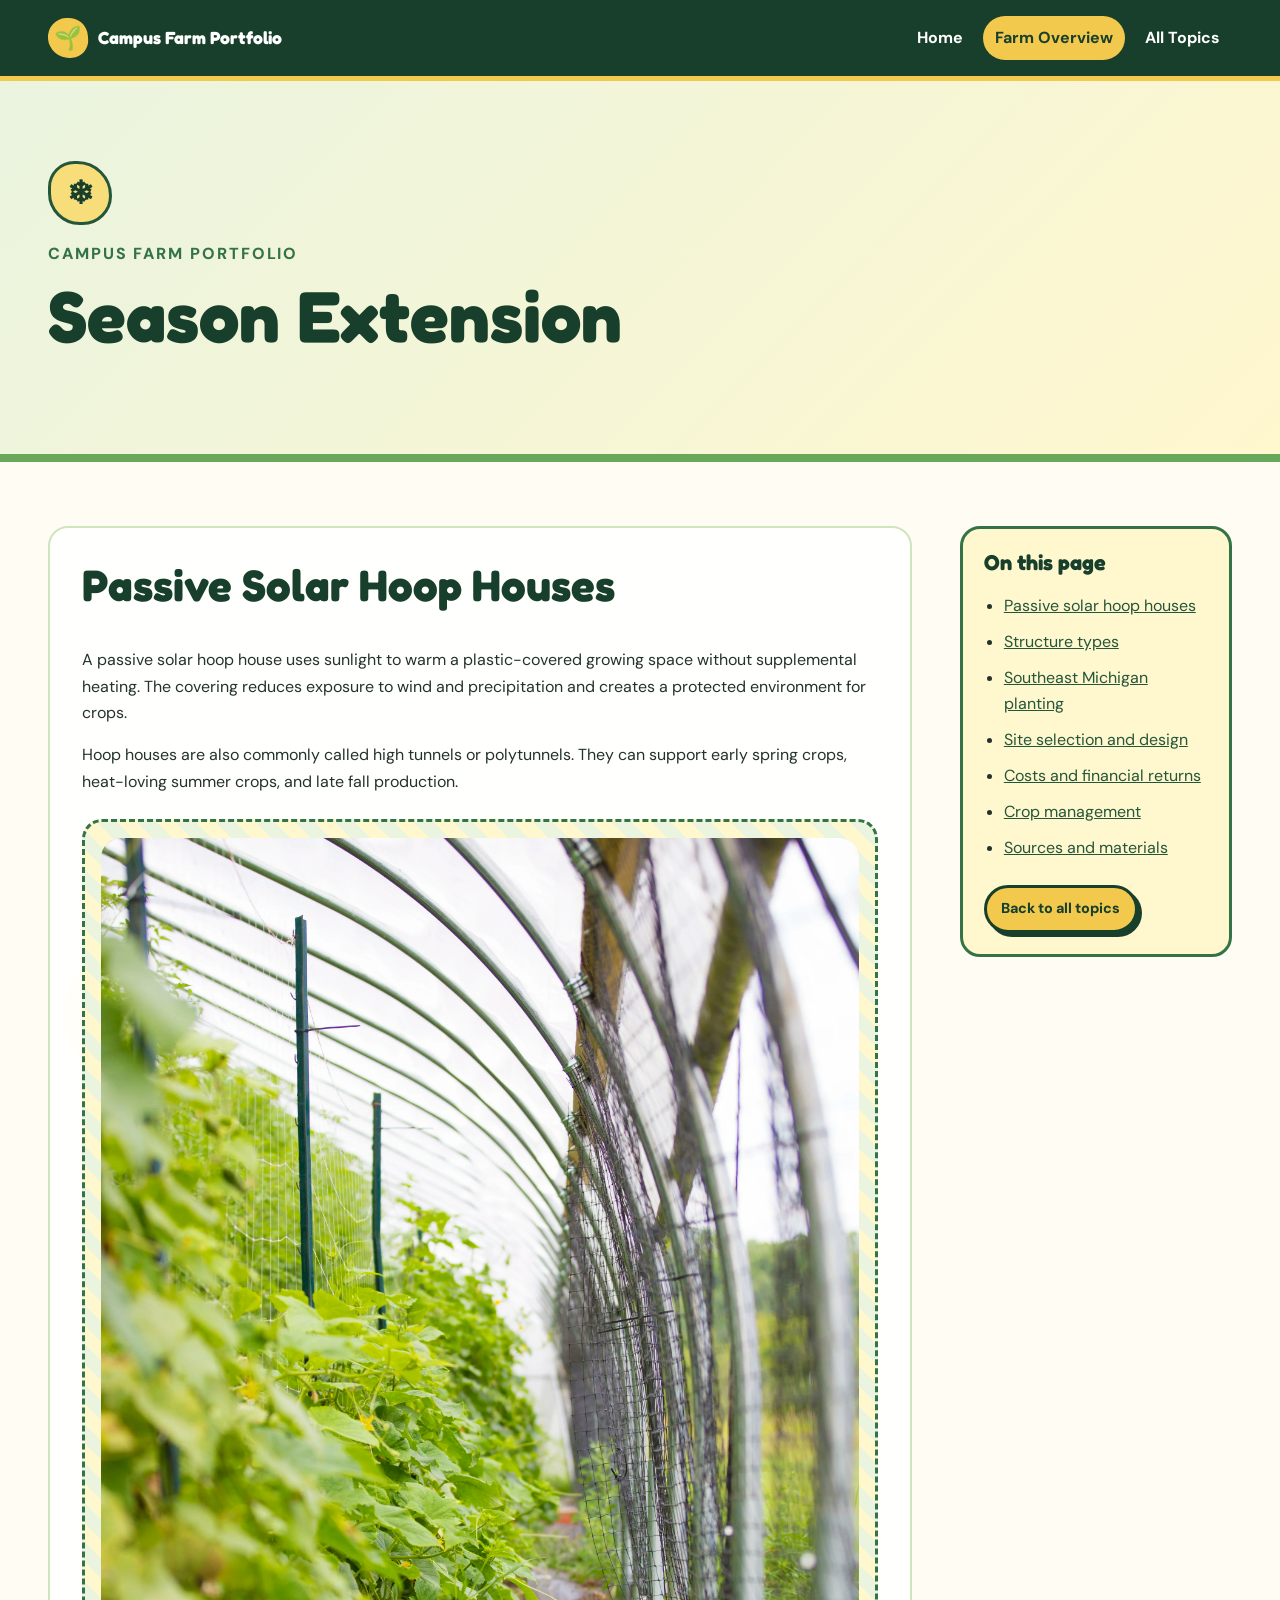
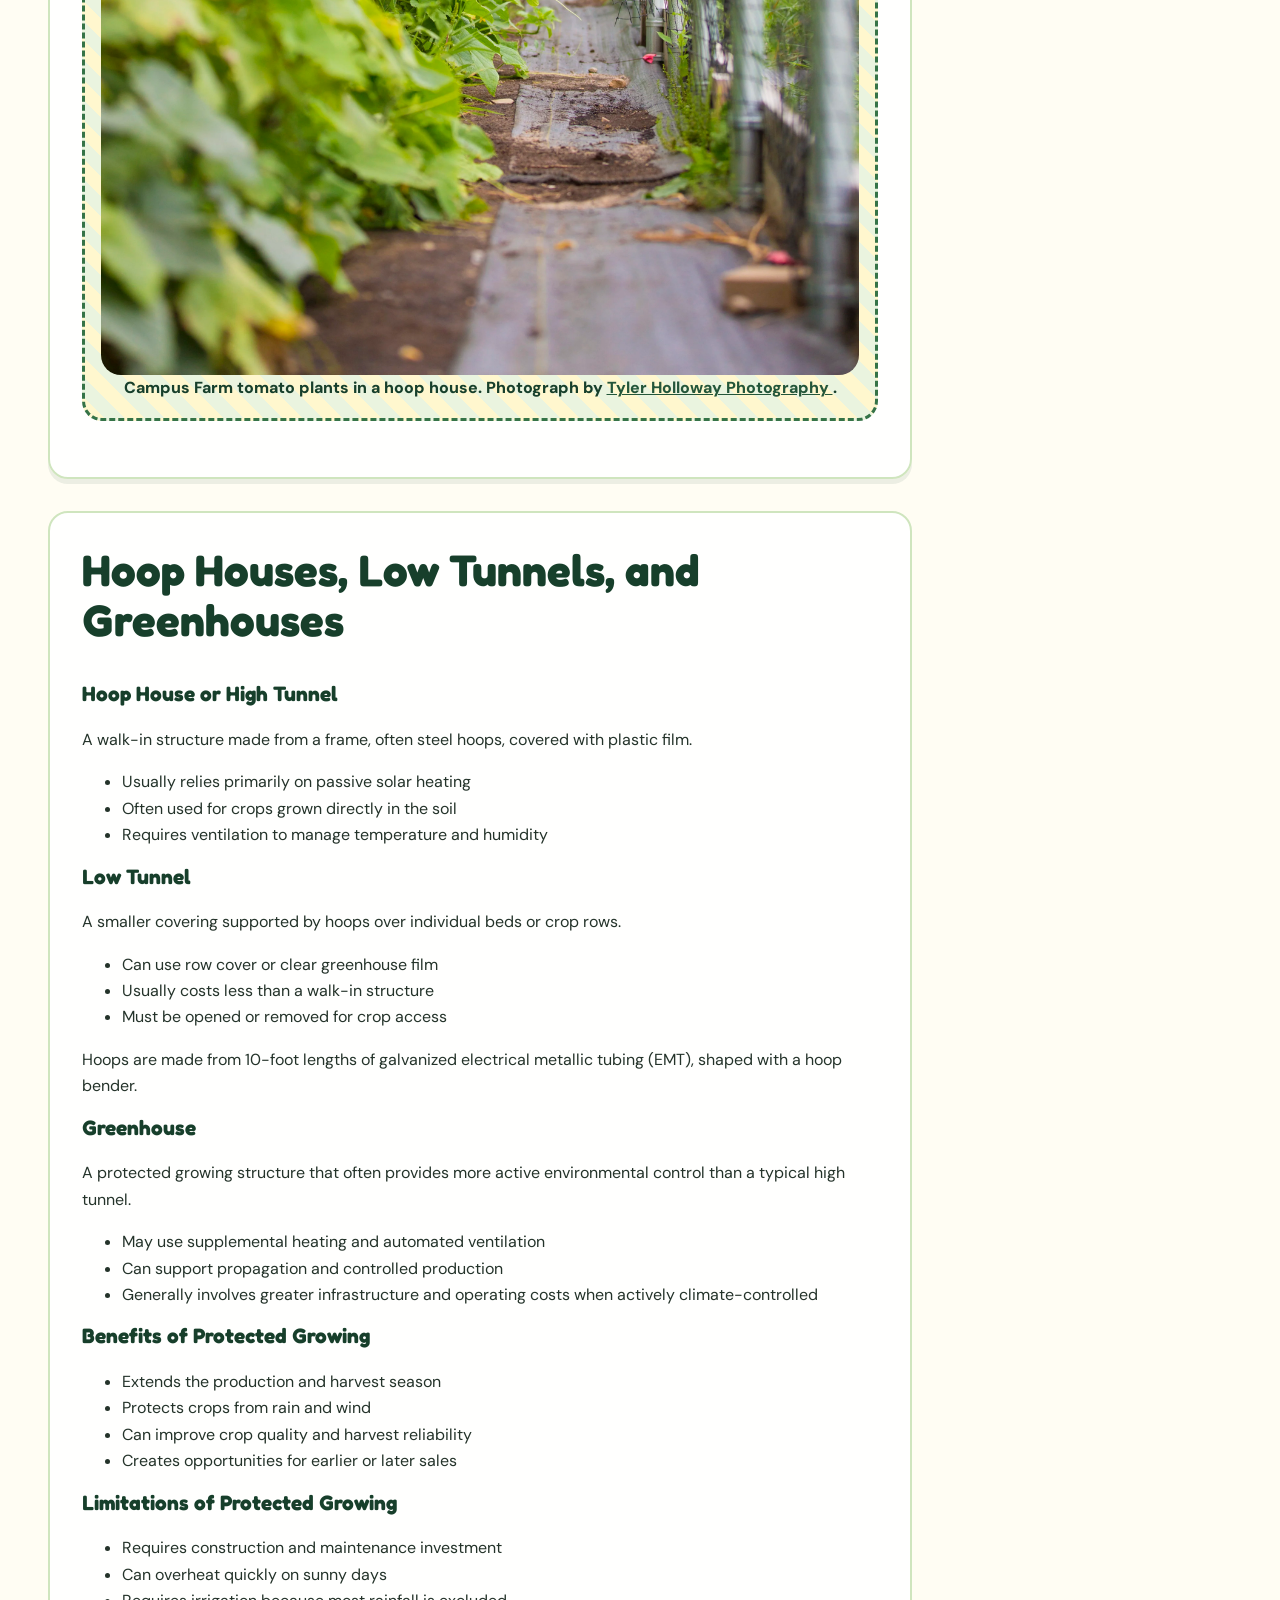
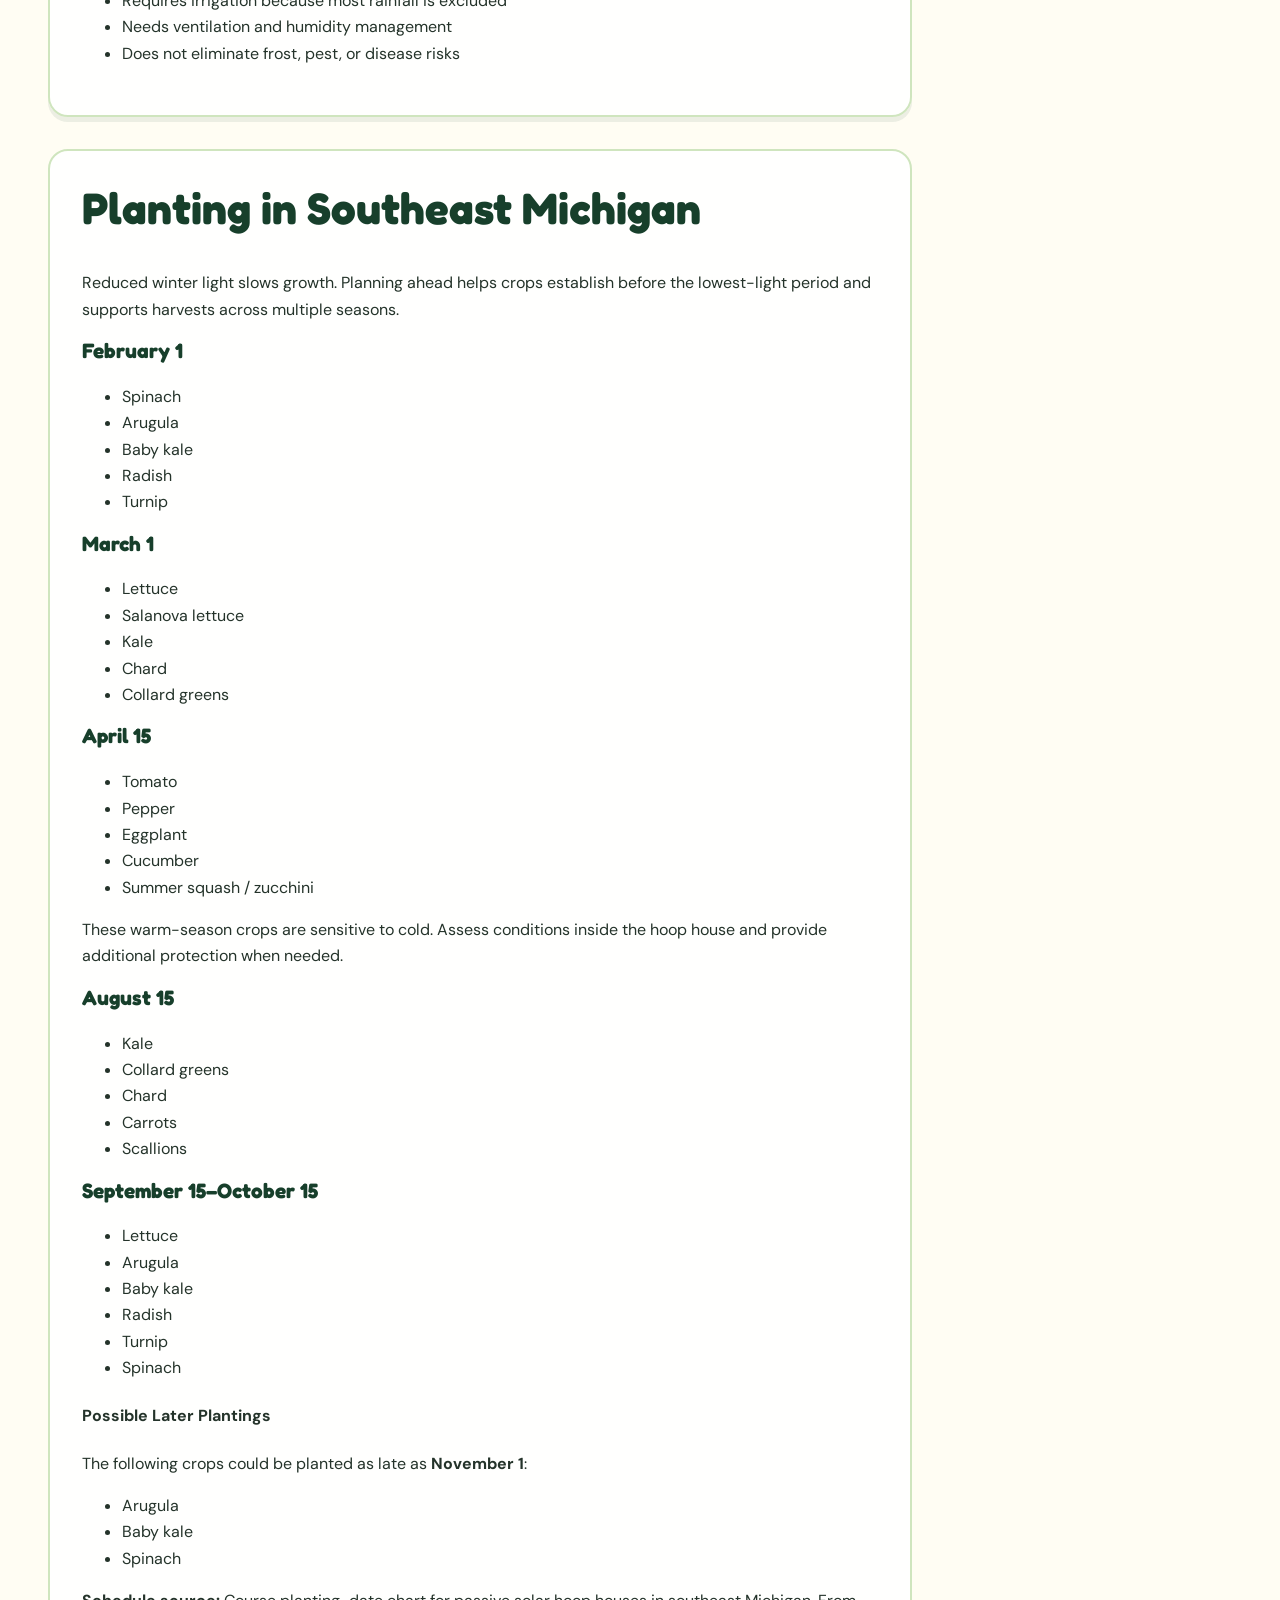
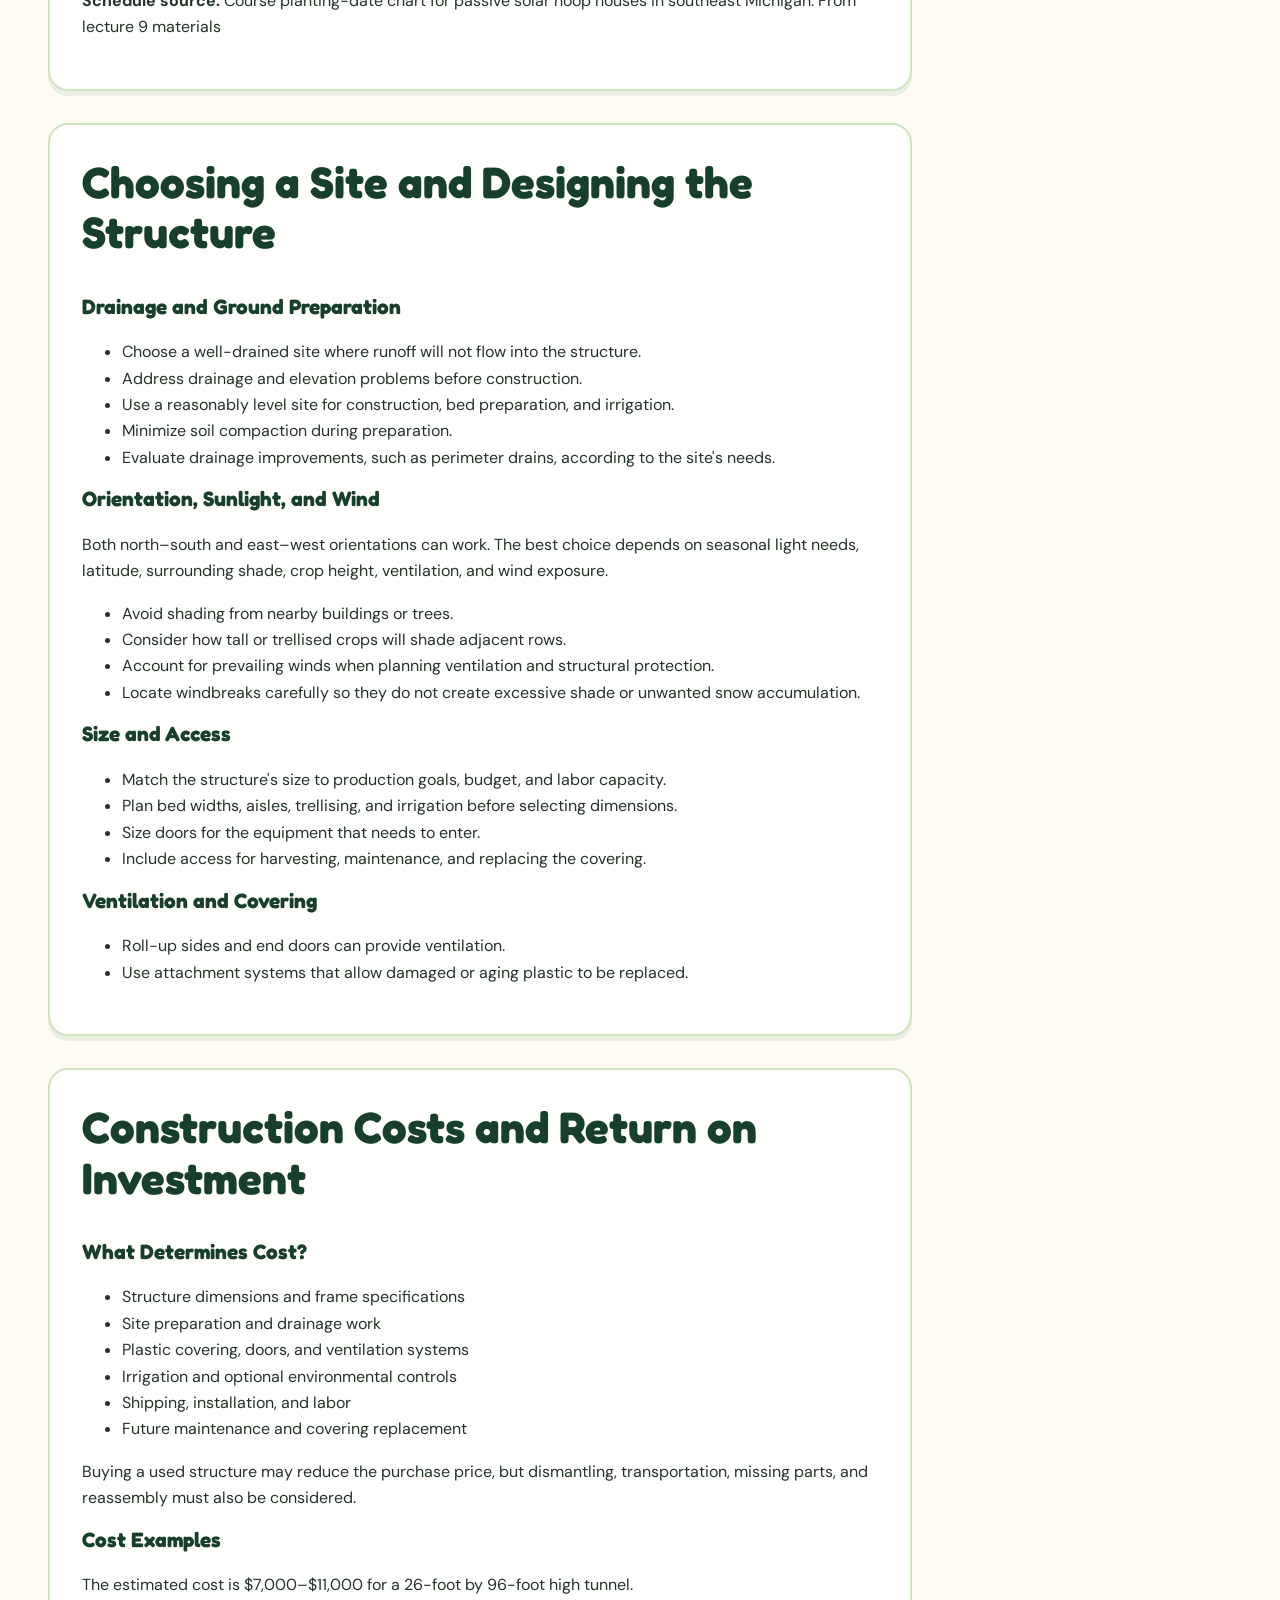
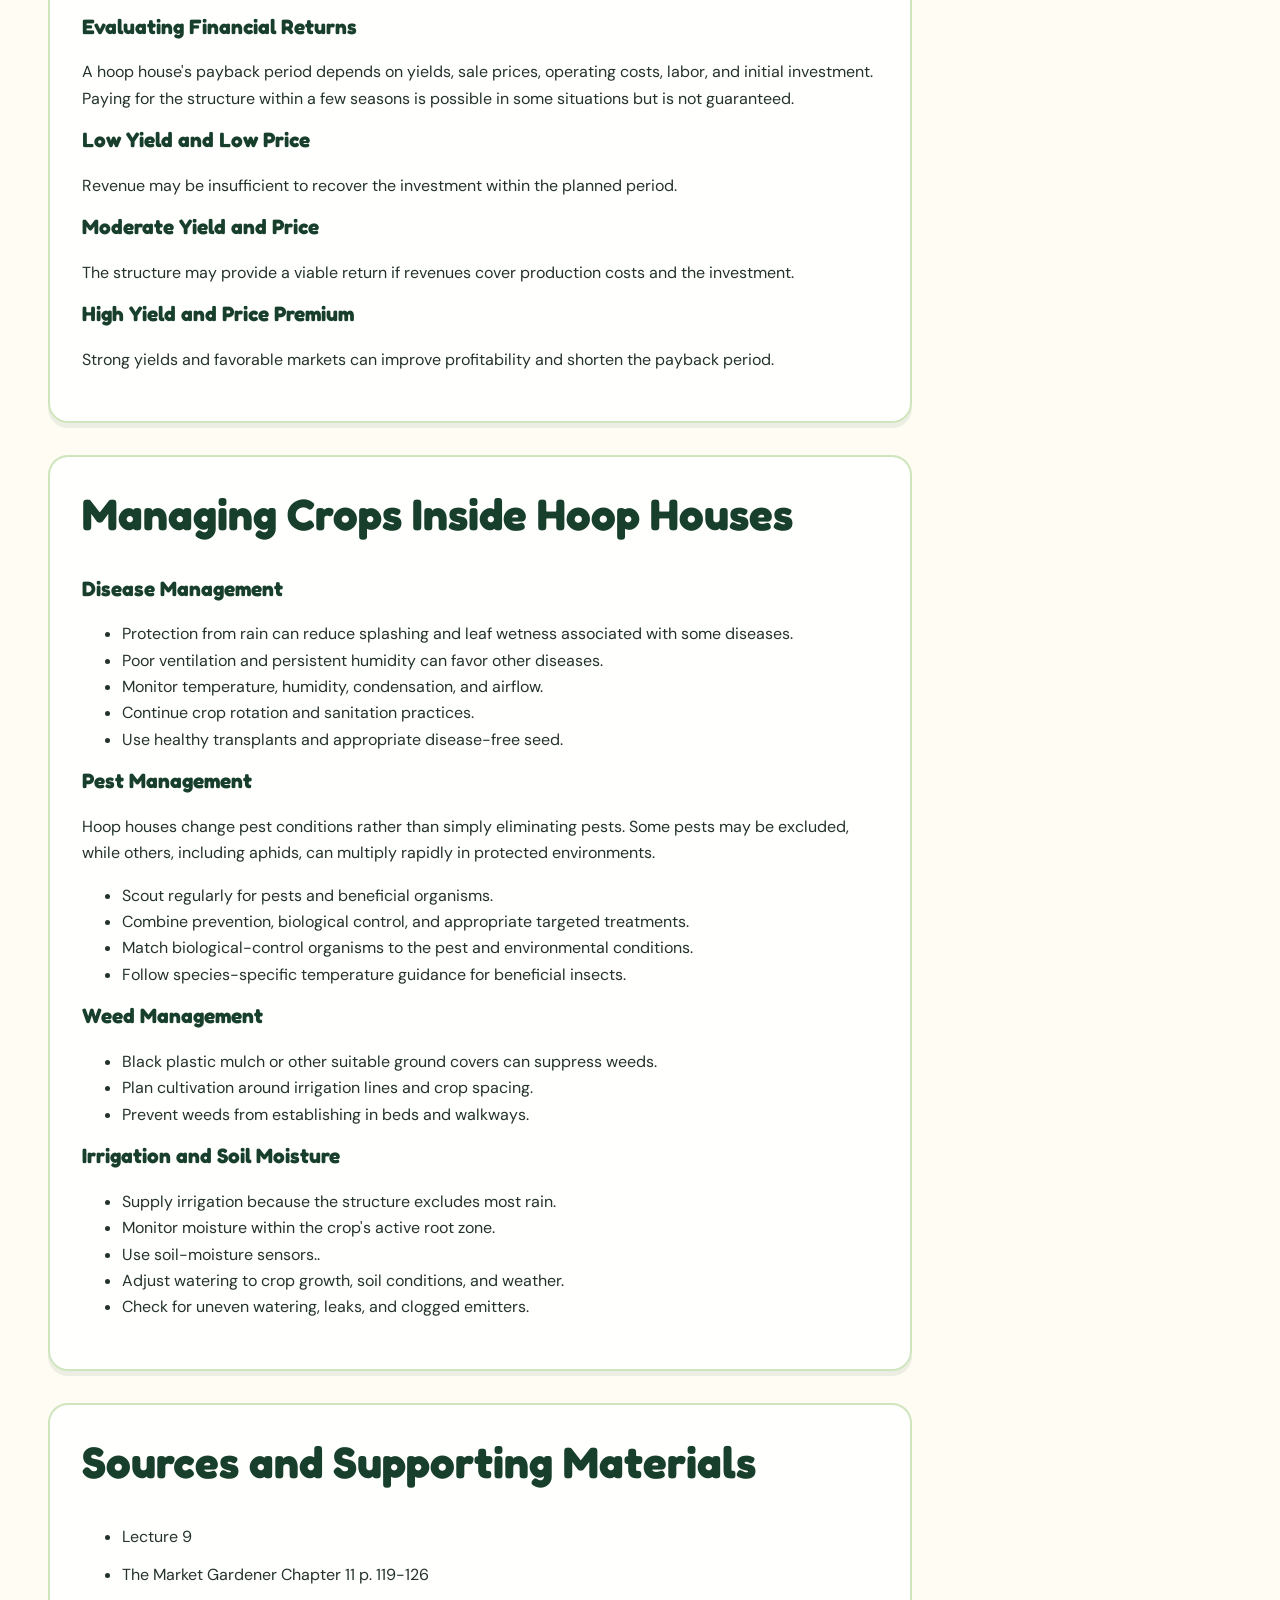
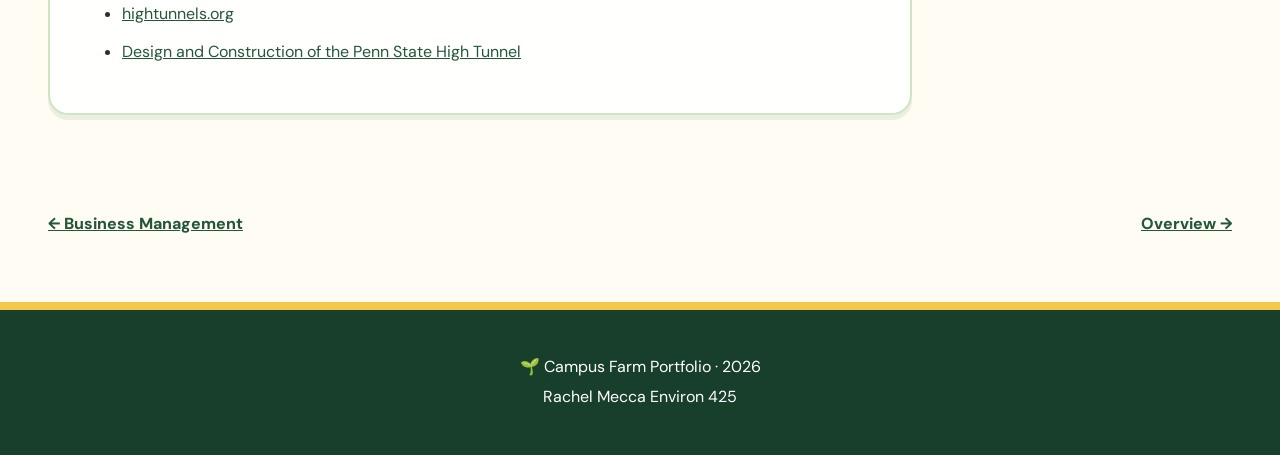
<file: season-extension.html>
<!doctype html>
<html lang="en">
<head>
  <meta charset="utf-8">
  <meta name="viewport" content="width=device-width, initial-scale=1">

  <title>Season Extension | Campus Farm Portfolio</title>

  <link rel="stylesheet" href="css/styles.css">
  <script src="js/script.js" defer></script>
</head>

<body>
  <a class="skip-link" href="#main-content">Skip to main content</a>

  <header class="site-header">
    <div class="container header-inner">
      <a class="site-logo" href="index.html">
        <span class="logo-icon" aria-hidden="true">🌱</span>
        <span>Campus Farm Portfolio</span>
      </a>

      <button
        class="menu-button"
        type="button"
        aria-expanded="false"
        aria-controls="site-navigation"
      >
        Menu
      </button>

      <nav id="site-navigation" class="site-nav" aria-label="Main navigation">
        <a href="index.html">Home</a>
        <a aria-current="page" href="overview.html">Farm Overview</a>
        <a href="index.html#portfolio-pages">All Topics</a>
      </nav>
    </div>
  </header>

  <main id="main-content">
    <header class="page-banner">
      <div class="container">
        <span class="page-icon" aria-hidden="true">❄</span>
        <p class="eyebrow">Campus Farm Portfolio</p>
        <h1>Season Extension</h1>
      </div>
    </header>

    <div class="container page-layout">
      <article class="page-content">

        <!-- Overview -->
        <section id="overview">
          <h2>Passive Solar Hoop Houses</h2>

          <p>
            A passive solar hoop house uses sunlight to warm a
            plastic-covered growing space without
            supplemental heating. The covering reduces exposure to
            wind and precipitation and creates a protected environment
            for crops.
          </p>

          <p>
            Hoop houses are also commonly called high tunnels or
            polytunnels. They can support early spring crops,
            heat-loving summer crops, and late fall production.
          </p>

          <figure class="photo-slot photo-slot-wide">
           <img
             src="images/tomato_plants.webp"
             alt="Rows of tomato plants growing inside a hoop house"
            >
            <figcaption>
            Campus Farm tomato plants in a hoop house. Photograph by
            <a href="https://www.tylerhollowayphoto.com/university-of-michigan">
               Tyler Holloway Photography
            </a>.
            </figcaption>
          </figure>
        </section>

        <!-- Structure comparisons -->
        <section id="structure-types">
          <h2>Hoop Houses, Low Tunnels, and Greenhouses</h2>

          <div class="season-card-grid">
            <section class="season-card">
              <h3>Hoop House or High Tunnel</h3>

              <p>
                A walk-in structure made from a frame, often steel
                hoops, covered with plastic film.
              </p>

              <ul>
                <li>Usually relies primarily on passive solar heating</li>
                <li>Often used for crops grown directly in the soil</li>
                <li>
                  Requires ventilation to manage temperature and humidity
                </li>
              </ul>
            </section>

            <section class="season-card">
              <h3>Low Tunnel</h3>

              <p>
                A smaller covering supported by hoops over individual
                beds or crop rows.
              </p>

              <ul>
                <li>Can use row cover or clear greenhouse film</li>
                <li>Usually costs less than a walk-in structure</li>
                <li>Must be opened or removed for crop access</li>
      
              </ul>

              <p>
                Hoops are made from 10-foot lengths of
                galvanized electrical metallic tubing (EMT), shaped
                with a hoop bender.
              </p>
            </section>

            <section class="season-card">
              <h3>Greenhouse</h3>

              <p>
                A protected growing structure that often provides more
                active environmental control than a typical high tunnel.
              </p>

              <ul>
                <li>May use supplemental heating and automated ventilation</li>
                <li>Can support propagation and controlled production</li>
                <li>
                  Generally involves greater infrastructure and operating
                  costs when actively climate-controlled
                </li>
              </ul>
            </section>
          </div>

          <h3>Benefits of Protected Growing</h3>

          <ul>
            <li>Extends the production and harvest season</li>
            <li>Protects crops from rain and wind</li>
            <li>Can improve crop quality and harvest reliability</li>
            <li>Creates opportunities for earlier or later sales</li>
          </ul>

          <h3>Limitations of Protected Growing</h3>

          <ul>
            <li>Requires construction and maintenance investment</li>
            <li>Can overheat quickly on sunny days</li>
            <li>Requires irrigation because most rainfall is excluded</li>
            <li>Needs ventilation and humidity management</li>
            <li>Does not eliminate frost, pest, or disease risks</li>
          </ul>
        </section>

        <!-- Planting schedule -->
<section id="planting-schedule">
  <h2>Planting in Southeast Michigan</h2>

  <p>
    Reduced winter light slows growth. Planning ahead helps crops
    establish before the lowest-light period and supports harvests
    across multiple seasons.
  </p>

  <div class="season-card-grid">

    <section class="season-card" id="february-planting">
      <h3>February 1</h3>

      <ul>
        <li>Spinach</li>
        <li>Arugula</li>
        <li>Baby kale</li>
        <li>Radish</li>
        <li>Turnip</li>
      </ul>
    </section>

    <section class="season-card" id="march-planting">
      <h3>March 1</h3>

      <ul>
        <li>Lettuce</li>
        <li>Salanova lettuce</li>
        <li>Kale</li>
        <li>Chard</li>
        <li>Collard greens</li>
      </ul>
    </section>

    <section class="season-card" id="april-planting">
      <h3>April 15</h3>

      <ul>
        <li>Tomato</li>
        <li>Pepper</li>
        <li>Eggplant</li>
        <li>Cucumber</li>
        <li>Summer squash / zucchini</li>
      </ul>

      <p>
        These warm-season crops are sensitive to cold. Assess conditions
        inside the hoop house and provide additional protection
        when needed.
      </p>
    </section>

    <section class="season-card" id="august-planting">
      <h3>August 15</h3>

      <ul>
        <li>Kale</li>
        <li>Collard greens</li>
        <li>Chard</li>
        <li>Carrots</li>
        <li>Scallions</li>
      </ul>
    </section>

    <section class="season-card" id="fall-planting">
      <h3>September 15–October 15</h3>

      <ul>
        <li>Lettuce</li>
        <li>Arugula</li>
        <li>Baby kale</li>
        <li>Radish</li>
        <li>Turnip</li>
        <li>Spinach</li>
      </ul>

      <h4>Possible Later Plantings</h4>

      <p>
        The following crops could
        be planted as late as <strong>November 1</strong>:
      </p>

      <ul>
        <li>Arugula</li>
        <li>Baby kale</li>
        <li>Spinach</li>
      </ul>
    </section>

  </div>

  <p>
    <strong>Schedule source:</strong>
    Course planting-date chart for passive solar hoop houses in
    southeast Michigan.
    From lecture 9 materials
  </p>
</section>

        <!-- Site and design -->
        <section id="site-and-design">
          <h2>Choosing a Site and Designing the Structure</h2>

          <h3>Drainage and Ground Preparation</h3>

          <ul>
            <li>
              Choose a well-drained site where runoff will not flow
              into the structure.
            </li>
            <li>
              Address drainage and elevation problems before construction.
            </li>
            <li>
              Use a reasonably level site for construction, bed preparation,
              and irrigation.
            </li>
            <li>
              Minimize soil compaction during preparation.
            </li>
            <li>
              Evaluate drainage improvements, such as perimeter drains,
              according to the site's needs.
            </li>
          </ul>

          <h3>Orientation, Sunlight, and Wind</h3>

          <p>
            Both north–south and east–west orientations can work.
            The best choice depends on seasonal light needs, latitude,
            surrounding shade, crop height, ventilation, and wind exposure.
          </p>

          <ul>
            <li>Avoid shading from nearby buildings or trees.</li>
            <li>
              Consider how tall or trellised crops will shade adjacent rows.
            </li>
            <li>
              Account for prevailing winds when planning ventilation
              and structural protection.
            </li>
            <li>
              Locate windbreaks carefully so they do not create excessive
              shade or unwanted snow accumulation.
            </li>
          </ul>

          <h3>Size and Access</h3>

          <ul>
            <li>
              Match the structure's size to production goals, budget,
              and labor capacity.
            </li>
            <li>
              Plan bed widths, aisles, trellising, and irrigation
              before selecting dimensions.
            </li>
            <li>
              Size doors for the equipment that needs to enter.
            </li>
            <li>
              Include access for harvesting, maintenance, and replacing
              the covering.
            </li>
          </ul>

          <h3>Ventilation and Covering</h3>

          <ul>
            <li>
              Roll-up sides and end doors can provide ventilation.
            </li>
            <li>
              Use attachment systems that allow damaged or aging plastic
              to be replaced.
            </li>
          </ul>
        </section>

        <!-- Economics -->
        <section id="costs-and-returns">
          <h2>Construction Costs and Return on Investment</h2>

          <h3>What Determines Cost?</h3>

          <ul>
            <li>Structure dimensions and frame specifications</li>
            <li>Site preparation and drainage work</li>
            <li>Plastic covering, doors, and ventilation systems</li>
            <li>Irrigation and optional environmental controls</li>
            <li>Shipping, installation, and labor</li>
            <li>Future maintenance and covering replacement</li>
          </ul>

          <p>
            Buying a used structure may reduce the purchase price,
            but dismantling, transportation, missing parts, and
            reassembly must also be considered.
          </p>

          <h3>Cost Examples</h3>

          <p>
           The estimated cost is $7,000–$11,000 for
            a 26-foot by 96-foot high tunnel.
          </p>

          <h3>Evaluating Financial Returns</h3>

          <p>
            A hoop house's payback period depends on yields, sale
            prices, operating costs, labor, and initial investment.
            Paying for the structure within a few seasons is possible
            in some situations but is not guaranteed.
          </p>

          <div class="season-card-grid">
            <section class="season-card">
              <h3>Low Yield and Low Price</h3>
              <p>
                Revenue may be insufficient to recover the investment
                within the planned period.
              </p>
            </section>

            <section class="season-card">
              <h3>Moderate Yield and Price</h3>
              <p>
                The structure may provide a viable return if revenues
                cover production costs and the investment.
              </p>
            </section>

            <section class="season-card">
              <h3>High Yield and Price Premium</h3>
              <p>
                Strong yields and favorable markets can improve
                profitability and shorten the payback period.
              </p>
            </section>
          </div>

        </section>

        <!-- Crop management -->
        <section id="crop-management">
          <h2>Managing Crops Inside Hoop Houses</h2>

          <h3>Disease Management</h3>

          <ul>
            <li>
              Protection from rain can reduce splashing and leaf wetness
              associated with some diseases.
            </li>
            <li>
              Poor ventilation and persistent humidity can favor
              other diseases.
            </li>
            <li>
              Monitor temperature, humidity, condensation, and airflow.
            </li>
            <li>
              Continue crop rotation and sanitation practices.
            </li>
            <li>
              Use healthy transplants and appropriate disease-free seed.
            </li>
          </ul>

          <h3>Pest Management</h3>

          <p>
            Hoop houses change pest conditions rather than simply
            eliminating pests. Some pests may be excluded, while
            others, including aphids, can multiply rapidly in
            protected environments.
          </p>

          <ul>
            <li>Scout regularly for pests and beneficial organisms.</li>
            <li>
              Combine prevention, biological control, and appropriate
              targeted treatments.
            </li>
            <li>
              Match biological-control organisms to the pest and
              environmental conditions.
            </li>
            <li>
              Follow species-specific temperature guidance for
              beneficial insects.
            </li>
          </ul>

          <h3>Weed Management</h3>

          <ul>
            <li>
              Black plastic mulch or other suitable ground covers
              can suppress weeds.
            </li>
            <li>
              Plan cultivation around irrigation lines and crop spacing.
            </li>
            <li>
              Prevent weeds from establishing in beds and walkways.
            </li>
          </ul>

          <h3>Irrigation and Soil Moisture</h3>

          <ul>
            <li>
              Supply irrigation because the structure excludes most rain.
            </li>
            <li>
              Monitor moisture within the crop's active root zone.
            </li>
            <li>
              Use soil-moisture sensors..
            </li>
            <li>
              Adjust watering to crop growth, soil conditions, and weather.
            </li>
            <li>
              Check for uneven watering, leaks, and clogged emitters.
            </li>
          </ul>

        </section>

        <!-- Sources -->
        <section id="sources">
          <h2>Sources and Supporting Materials</h2>

          <ul class="source-list">
            <li>Lecture 9</li>
            <li>
              The Market Gardener Chapter 11 p. 119-126 
            </li>
             <li>
              <a href="http://hightunnels.org/">
              hightunnels.org
              </a>
            </li>
            <li>
              <a href="chrome-extension://efaidnbmnnnibpcajpcglclefindmkaj/https://drive.usercontent.google.com/download?id=1UlZontDU5HbRrp9F3WkypXQXDjKqxhPl&acrobatPromotionSource=gdrive_chrome-list&gdriveEmail=true#authuser=0&gdriveEmail=remecca%40umich.edu">
              Design and Construction of the Penn State High Tunnel
              </a>
              </li>
          </ul>
        </section>
      </article>

      <aside class="page-sidebar" aria-label="On this page">
        <h2>On this page</h2>

        <ul>
          <li><a href="#overview">Passive solar hoop houses</a></li>
          <li><a href="#structure-types">Structure types</a></li>
          <li><a href="#planting-schedule">Southeast Michigan planting</a></li>
          <li><a href="#site-and-design">Site selection and design</a></li>
          <li><a href="#costs-and-returns">Costs and financial returns</a></li>
          <li><a href="#crop-management">Crop management</a></li>
          <li><a href="#sources">Sources and materials</a></li>
        </ul>

        <a class="button button-small" href="index.html#portfolio-pages">
          Back to all topics
        </a>
      </aside>
    </div>

    <nav class="container page-pagination" aria-label="Portfolio page navigation">
      <a href="buisness-mangement.html">← Business Management</a>
      <a href="overview.html">Overview →</a>
    </nav>
  </main>

  <footer class="site-footer">
    <div class="container">
      <p>
        <span aria-hidden="true">🌱</span>
        Campus Farm Portfolio · 2026
      </p>
      <p>Rachel Mecca Environ 425</p>
    </div>
  </footer>
</body>
</html>
</file>
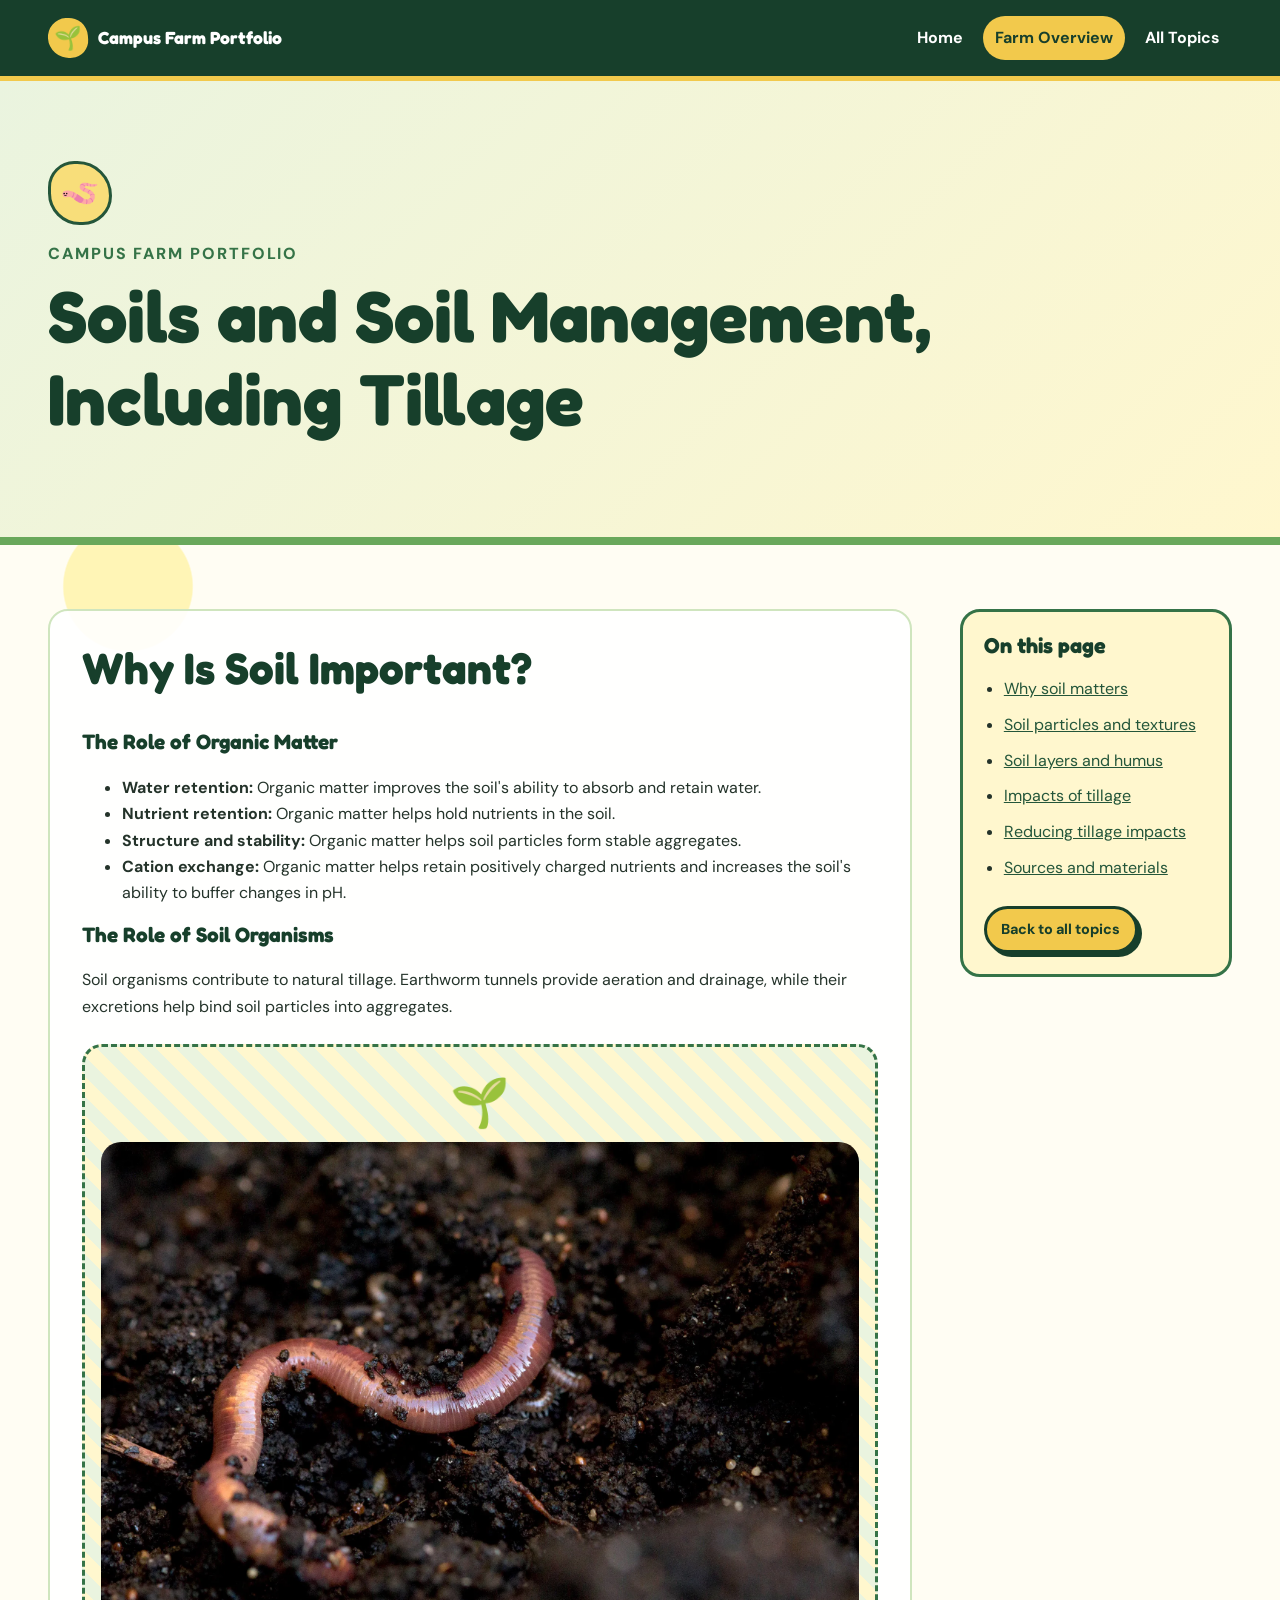
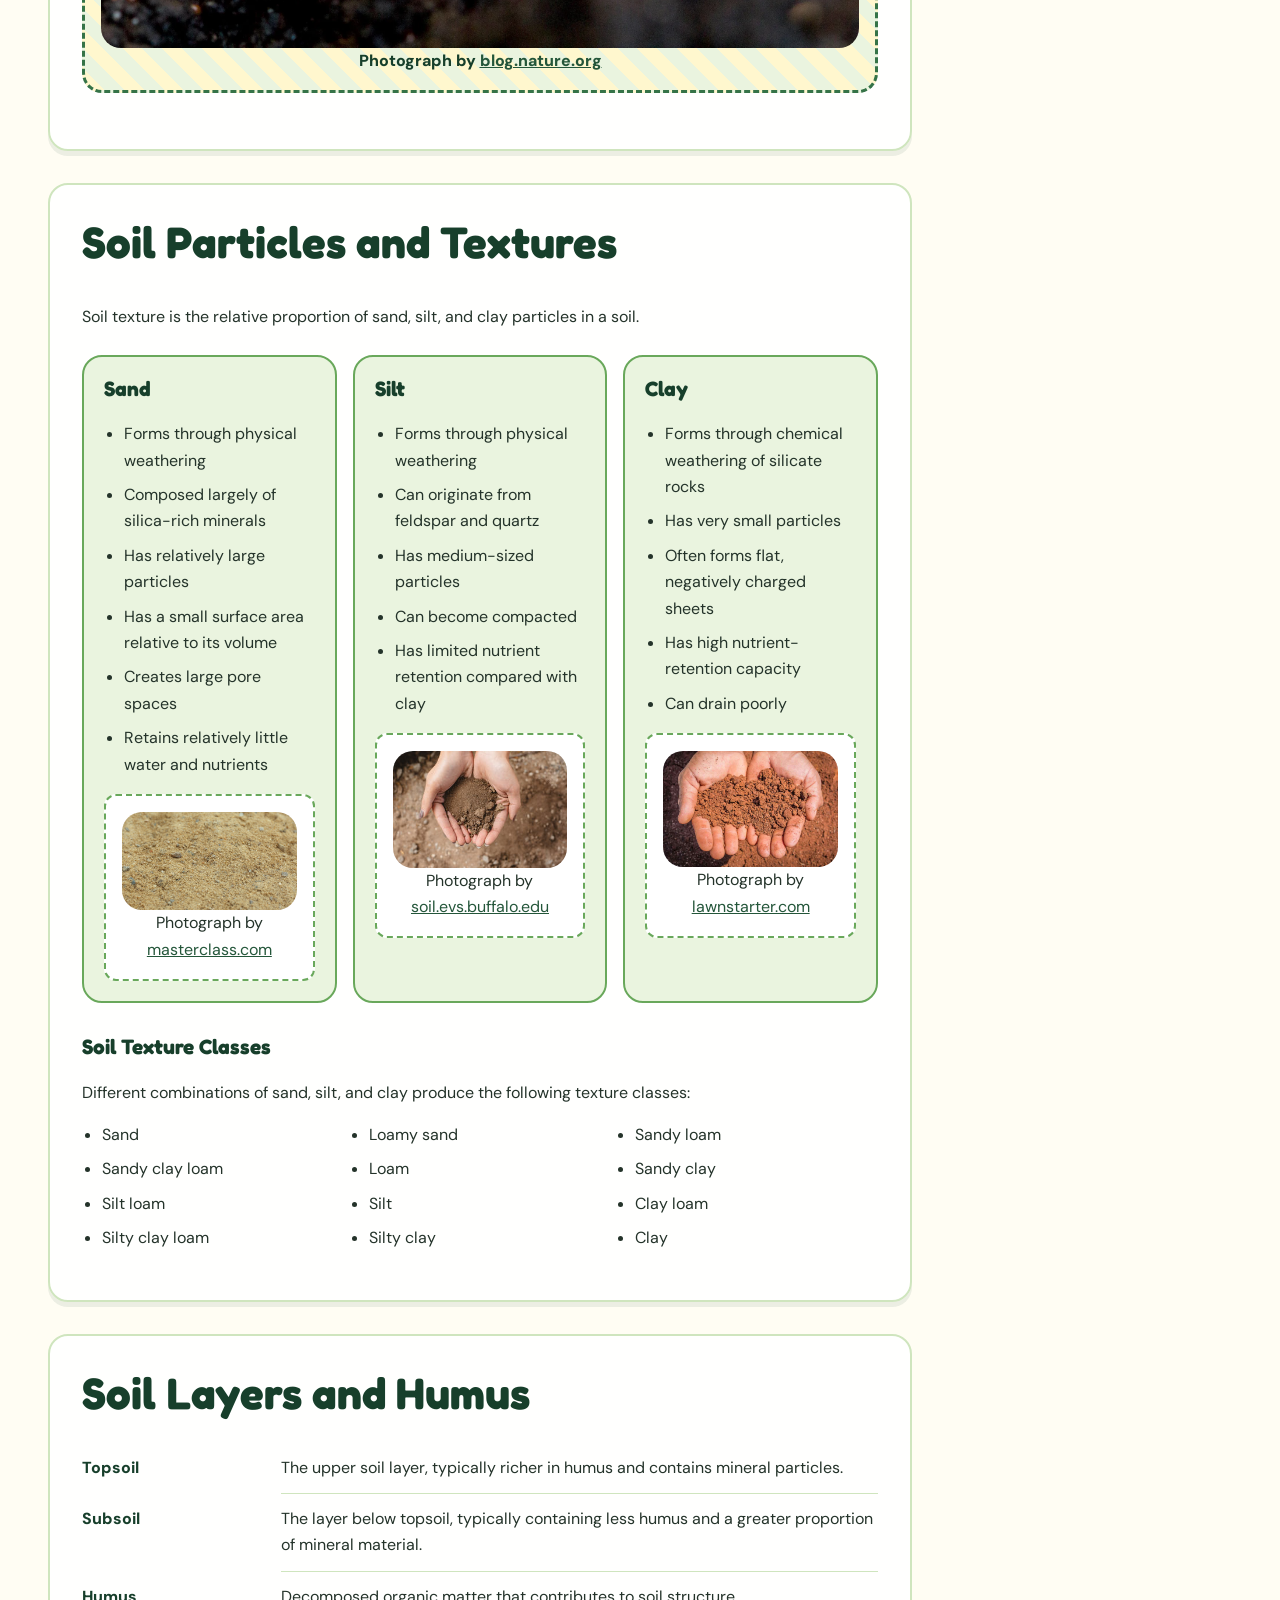
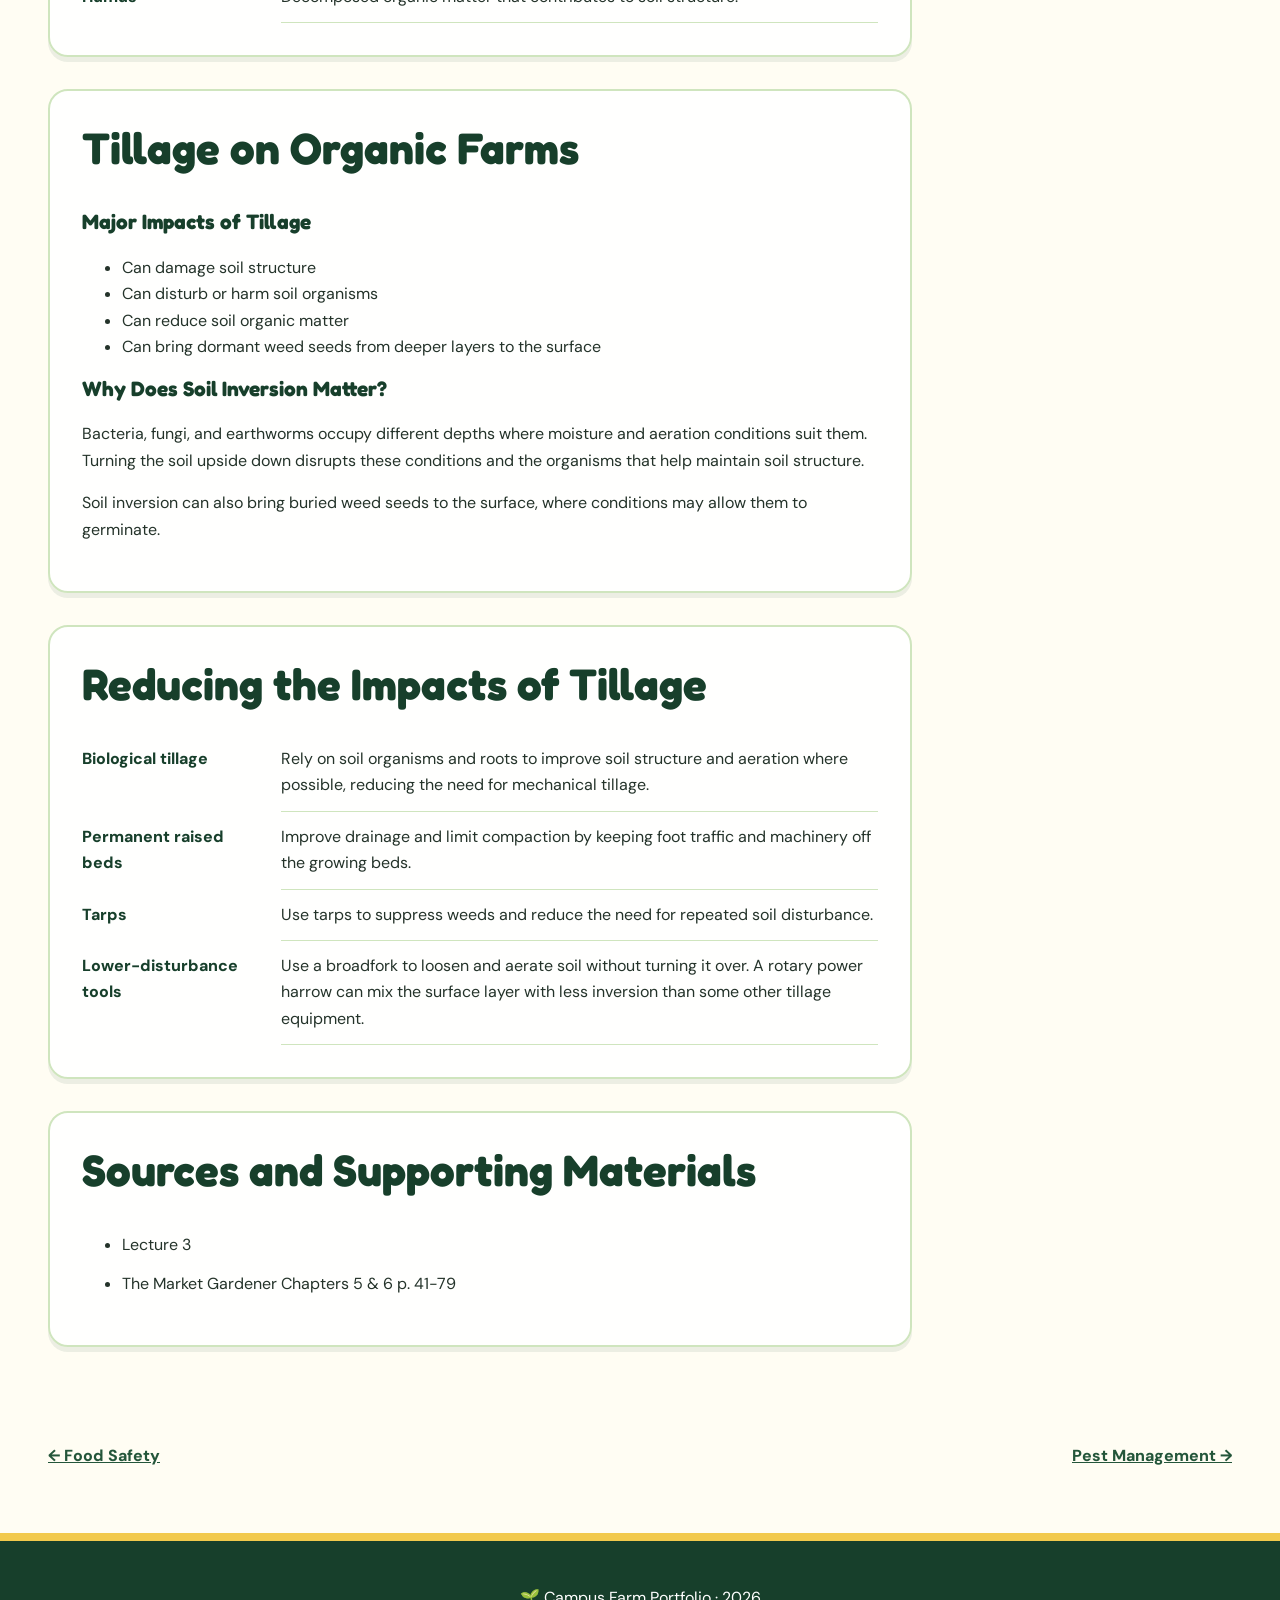
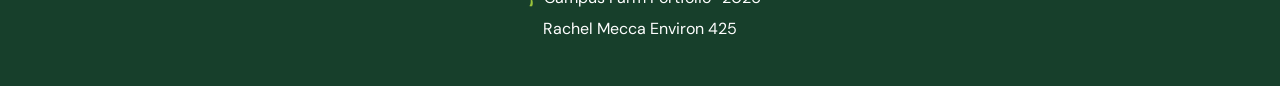
<file: soils.html>
<!doctype html>
<html lang="en">
<head>
  <meta charset="utf-8">
  <meta name="viewport" content="width=device-width, initial-scale=1">

  <title>Soils and Soil Management | Campus Farm Portfolio</title>

  <link rel="stylesheet" href="css/styles.css">
  <script src="js/script.js" defer></script>
</head>

<body>
  <a class="skip-link" href="#main-content">Skip to main content</a>

  <header class="site-header">
    <div class="container header-inner">
      <a class="site-logo" href="index.html">
        <span class="logo-icon" aria-hidden="true">🌱</span>
        <span>Campus Farm Portfolio</span>
      </a>

      <button
        class="menu-button"
        type="button"
        aria-expanded="false"
        aria-controls="site-navigation"
      >
        Menu
      </button>

      <nav id="site-navigation" class="site-nav" aria-label="Main navigation">
        <a href="index.html">Home</a>
        <a aria-current="page" href="overview.html">Farm Overview</a>
        <a href="index.html#portfolio-pages">All Topics</a>
      </nav>
    </div>
  </header>

  <main id="main-content">
    <header class="page-banner">
      <div class="container">
        <span class="page-icon" aria-hidden="true">🪱</span>
        <p class="eyebrow">Campus Farm Portfolio</p>
        <h1>Soils and Soil Management, Including Tillage</h1>
      </div>
    </header>

    <div class="container page-layout">
      <article class="page-content">

        <!-- Soil importance -->
        <section id="soil-importance">
          <h2>Why Is Soil Important?</h2>

          <h3>The Role of Organic Matter</h3>

          <ul>
            <li>
              <strong>Water retention:</strong>
              Organic matter improves the soil's ability to absorb and
              retain water.
            </li>

            <li>
              <strong>Nutrient retention:</strong>
              Organic matter helps hold nutrients in the soil.
            </li>

            <li>
              <strong>Structure and stability:</strong>
              Organic matter helps soil particles form stable aggregates.
            </li>

            <li>
              <strong>Cation exchange:</strong>
              Organic matter helps retain positively charged nutrients
              and increases the soil's ability to buffer changes in pH.
            </li>
          </ul>


          <h3>The Role of Soil Organisms</h3>

          <p>
            Soil organisms contribute to natural tillage.
            Earthworm tunnels provide aeration and drainage, while their
            excretions help bind soil particles into aggregates.
          </p>

          <figure class="photo-slot photo-slot-wide">
            <span aria-hidden="true">🌱</span>
            <img src="images/worm.webp"
             alt="Worm in dirt.">
            <figcaption>
              Photograph by <a href=" https://blog.nature.org/2019/04/15/the-real-reason-you-see-earthworms-after-rain/"> blog.nature.org</a>
            </figcaption>
          </figure>
        </section>

        <!-- Soil particles and texture -->
        <section id="soil-textures">
          <h2>Soil Particles and Textures</h2>

          <p>
            Soil texture is the relative proportion of sand, silt, and
            clay particles in a soil.
          </p>

          <div class="soil-card-grid">
            <section class="soil-card">
              <h3>Sand</h3>

              <ul>
                <li>Forms through physical weathering</li>
                <li>Composed largely of silica-rich minerals</li>
                <li>Has relatively large particles</li>
                <li>Has a small surface area relative to its volume</li>
                <li>Creates large pore spaces</li>
                <li>Retains relatively little water and nutrients</li>
              </ul>

              <figure class="soil-photo-placeholder">
                 <img src="images/sand.jpeg"
             alt="Sand">
            <figcaption>
              Photograph by <a href=" https://www.masterclass.com/articles/sandy-soil-guide"> masterclass.com</a>
            </figcaption>
              </figure>
            </section>

            <section class="soil-card">
              <h3>Silt</h3>

              <ul>
                <li>Forms through physical weathering</li>
                <li>Can originate from feldspar and quartz</li>
                <li>Has medium-sized particles</li>
                <li>Can become compacted</li>
                <li>Has limited nutrient retention compared with clay</li>
              </ul>

              <figure class="soil-photo-placeholder">
                 <img src="images/silt.jpg"
             alt="Silt">
            <figcaption>
              Photograph by <a href="https://soil.evs.buffalo.edu/index.php/Silt"> soil.evs.buffalo.edu</a>
            </figcaption>
              </figure>
            </section>

            <section class="soil-card">
              <h3>Clay</h3>

              <ul>
                <li>Forms through chemical weathering of silicate rocks</li>
                <li>Has very small particles</li>
                <li>Often forms flat, negatively charged sheets</li>
                <li>Has high nutrient-retention capacity</li>
                <li>Can drain poorly</li>
              </ul>

              <figure class="soil-photo-placeholder">
                 <img src="images/clay.jpg"
             alt="Clay in hands.">
            <figcaption>
              Photograph by <a href="https://www.lawnstarter.com/blog/lawn-care-2/spring-lawn-care-by-soil-type/">lawnstarter.com</a>
            </figcaption>
              </figure>
            </section>
          </div>

          <h3>Soil Texture Classes</h3>

          <p>
            Different combinations of sand, silt, and clay produce the
            following texture classes:
          </p>

          <ul class="texture-list">
            <li>Sand</li>
            <li>Loamy sand</li>
            <li>Sandy loam</li>
            <li>Sandy clay loam</li>
            <li>Loam</li>
            <li>Sandy clay</li>
            <li>Silt loam</li>
            <li>Silt</li>
            <li>Clay loam</li>
            <li>Silty clay loam</li>
            <li>Silty clay</li>
            <li>Clay</li>
          </ul>
        </section>

        <!-- Soil layers -->
        <section id="soil-layers">
          <h2>Soil Layers and Humus</h2>

          <dl class="management-list">
            <dt>Topsoil</dt>
            <dd>
              The upper soil layer, typically richer in humus and
              contains mineral particles.
            </dd>

            <dt>Subsoil</dt>
            <dd>
              The layer below topsoil, typically containing less humus
              and a greater proportion of mineral material.
            </dd>

            <dt>Humus</dt>
            <dd>
              Decomposed organic matter that contributes to soil
              structure.
            </dd>
          </dl>
        </section>

        <!-- Tillage impacts -->
        <section id="tillage-impacts">
          <h2>Tillage on Organic Farms</h2>

          <h3>Major Impacts of Tillage</h3>

          <ul>
            <li>Can damage soil structure</li>
            <li>Can disturb or harm soil organisms</li>
            <li>Can reduce soil organic matter</li>
            <li>
              Can bring dormant weed seeds from deeper layers to the
              surface
            </li>
          </ul>

          <h3>Why Does Soil Inversion Matter?</h3>

          <p>
            Bacteria, fungi, and earthworms occupy different depths where
            moisture and aeration conditions suit them. Turning the soil
            upside down disrupts these conditions and the organisms that
            help maintain soil structure.
          </p>

          <p>
            Soil inversion can also bring buried weed seeds to the
            surface, where conditions may allow them to germinate.
          </p>
        </section>

        <!-- Reducing disturbance -->
        <section id="reducing-tillage">
          <h2>Reducing the Impacts of Tillage</h2>

          <dl class="management-list">
            <dt>Biological tillage</dt>
            <dd>
              Rely on soil organisms and roots to improve soil structure
              and aeration where possible, reducing the need for
              mechanical tillage.
            </dd>

            <dt>Permanent raised beds</dt>
            <dd>
              Improve drainage and limit compaction by keeping foot
              traffic and machinery off the growing beds.
            </dd>

            <dt>Tarps</dt>
            <dd>
              Use tarps to suppress weeds and reduce the need for
              repeated soil disturbance.
            </dd>

            <dt>Lower-disturbance tools</dt>
            <dd>
              Use a broadfork to loosen and aerate soil without turning
              it over. A rotary power harrow can mix the surface layer
              with less inversion than some other tillage equipment.
            </dd>
          </dl>
        </section>

        <!-- Sources -->
        <section id="sources">
          <h2>Sources and Supporting Materials</h2>

          <ul class="source-list">
            <li>Lecture 3</li>
           <li> The Market Gardener Chapters 5 & 6 p. 41-79</li>
             </ul>
        </section>
      </article>

      <aside class="page-sidebar" aria-label="On this page">
        <h2>On this page</h2>

        <ul>
          <li><a href="#soil-importance">Why soil matters</a></li>
          <li><a href="#soil-textures">Soil particles and textures</a></li>
          <li><a href="#soil-layers">Soil layers and humus</a></li>
          <li><a href="#tillage-impacts">Impacts of tillage</a></li>
          <li><a href="#reducing-tillage">Reducing tillage impacts</a></li>
          <li><a href="#sources">Sources and materials</a></li>
        </ul>

        <a class="button button-small" href="index.html#portfolio-pages">
          Back to all topics
        </a>
      </aside>
    </div>

    <nav
      class="container page-pagination"
      aria-label="Portfolio page navigation"
    >
      <a href="food-safety.html">← Food Safety</a>
      <a href="pest-mangement.html">Pest Management →</a>
    </nav>
  </main>

  <footer class="site-footer">
    <div class="container">
      <p>
        <span aria-hidden="true">🌱</span>
        Campus Farm Portfolio · 2026
      </p>
      <p>Rachel Mecca Environ 425</p>
    </div>
  </footer>
</body>
</html>
</file>
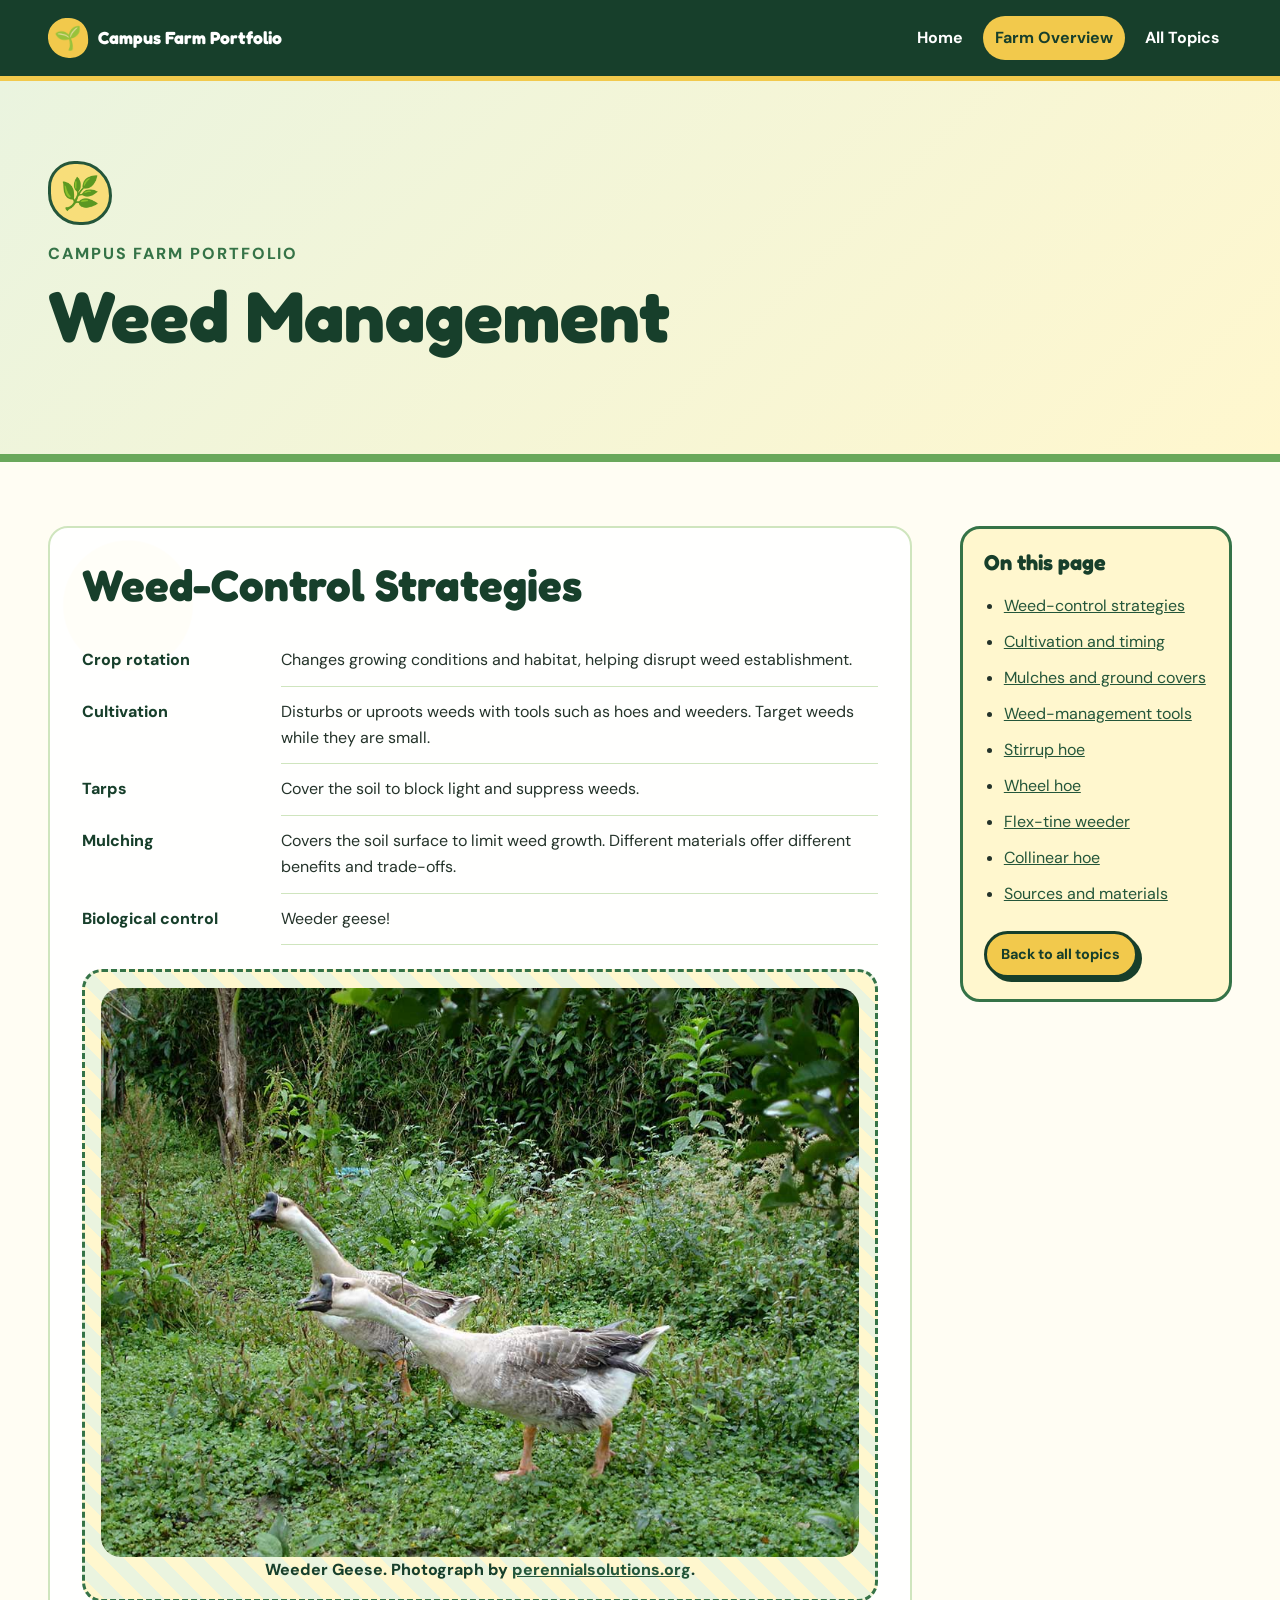
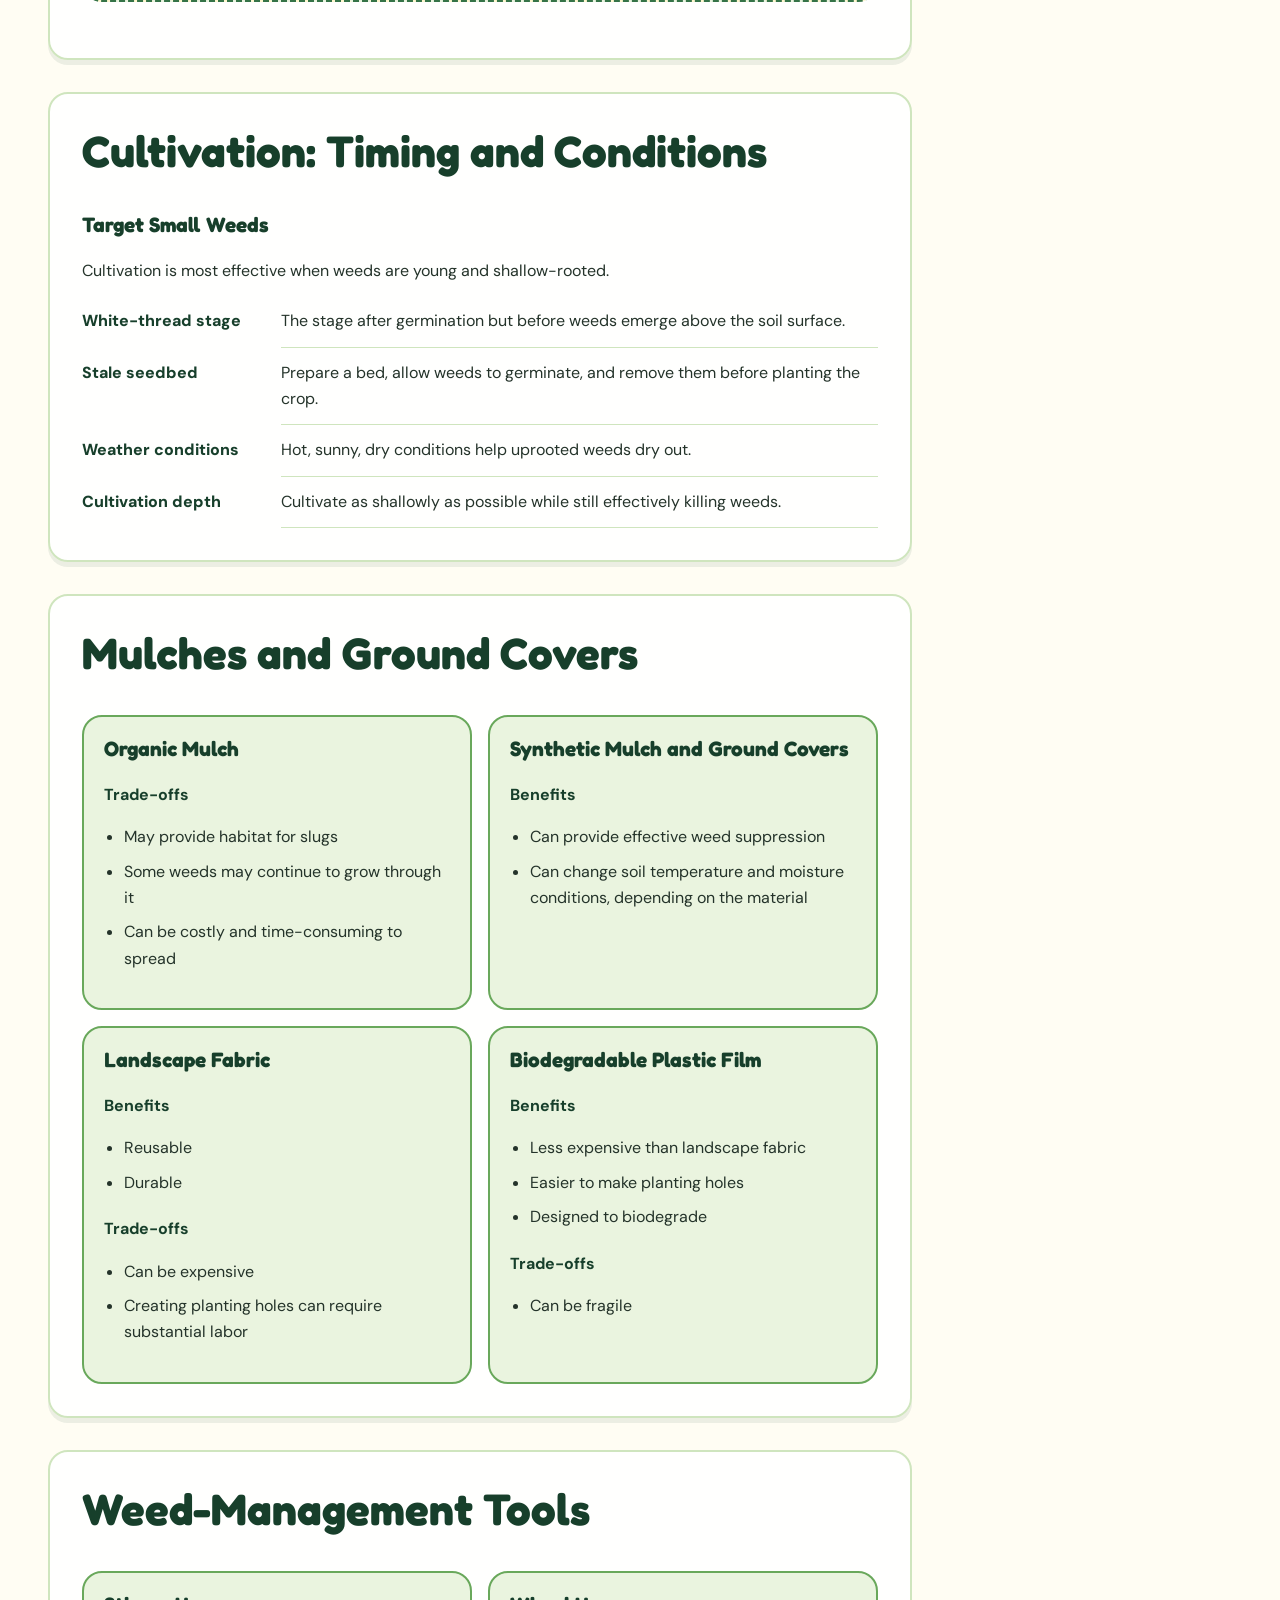
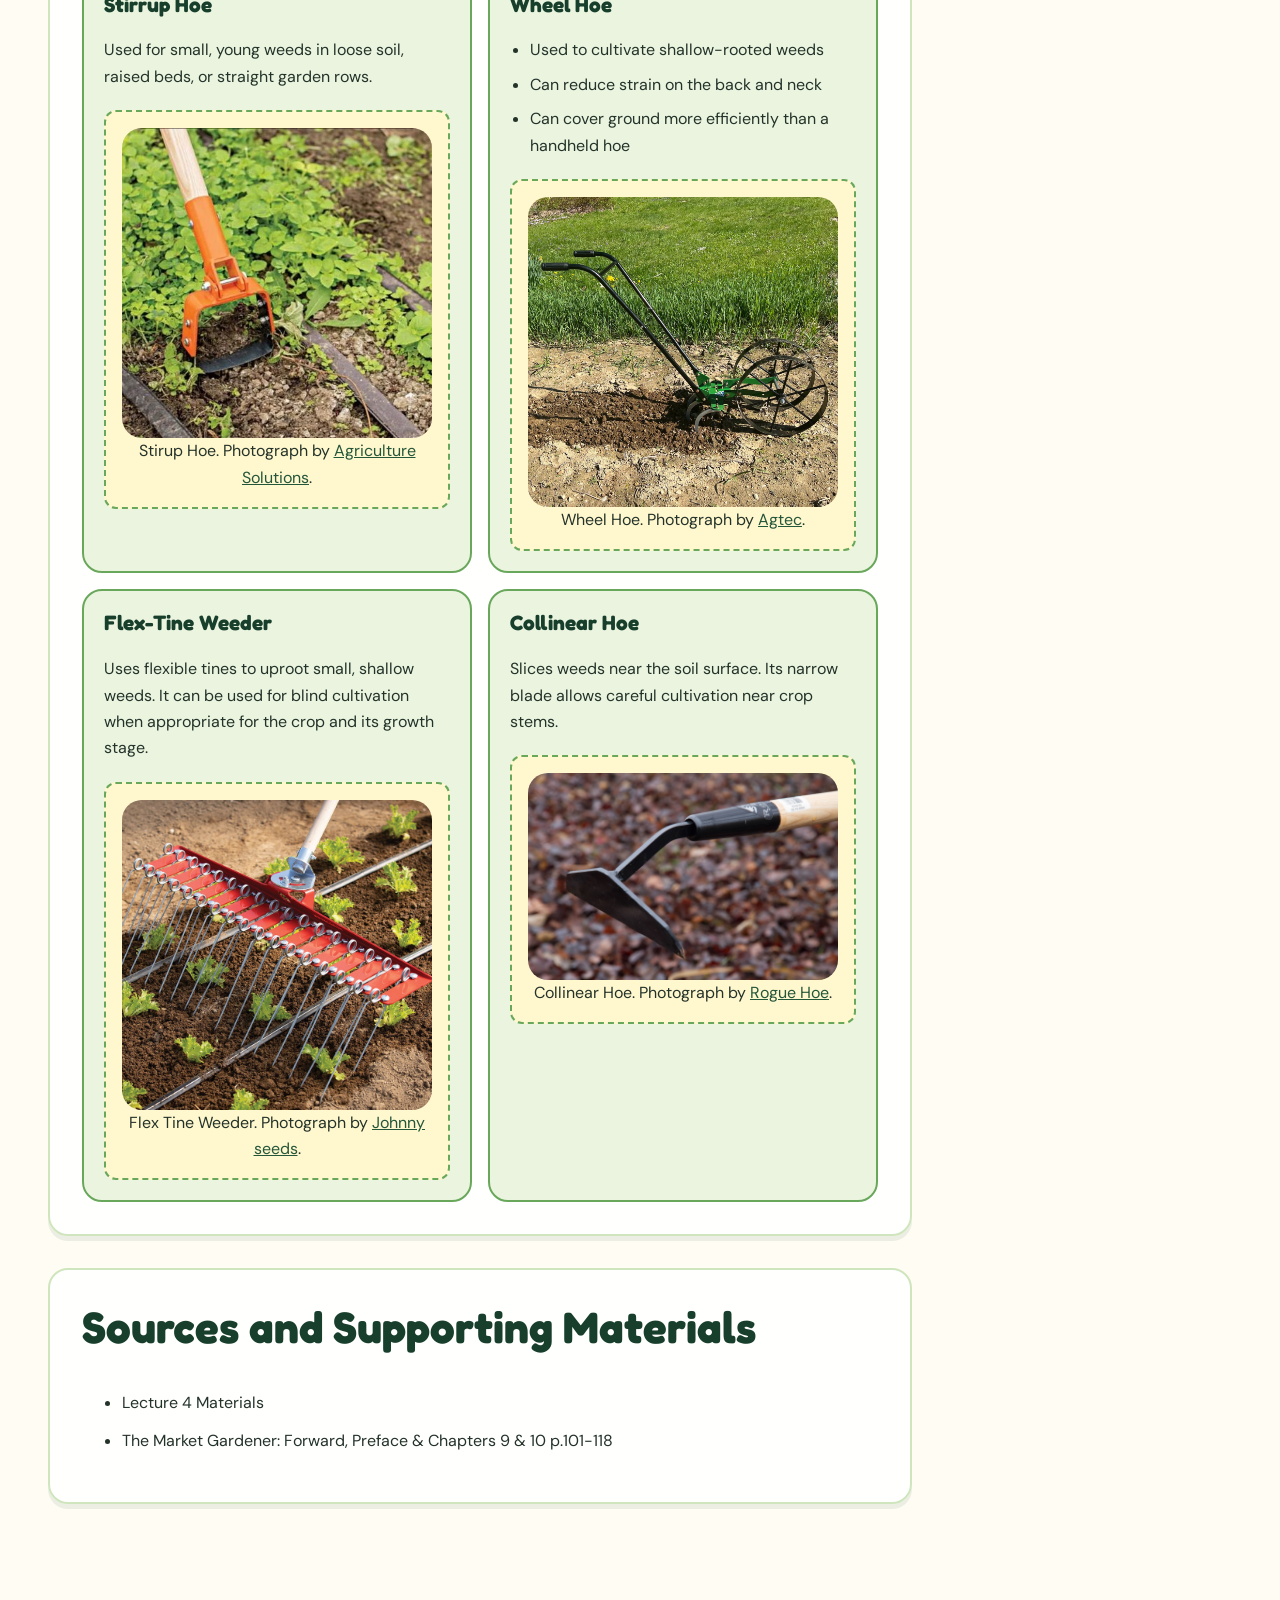
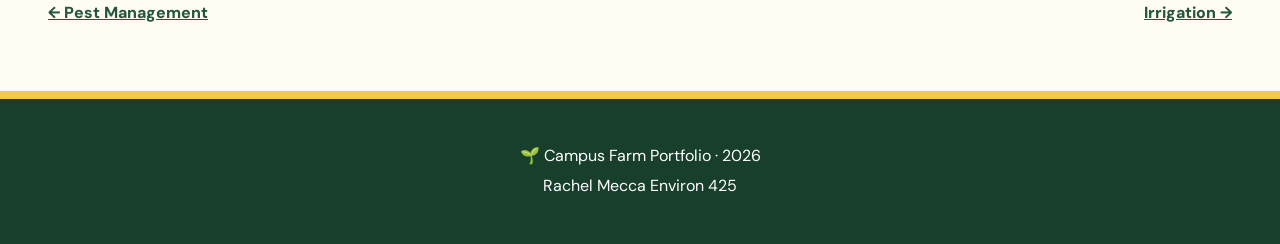
<file: weed-management.html>
<!doctype html>
<html lang="en">
<head>
  <meta charset="utf-8">
  <meta name="viewport" content="width=device-width, initial-scale=1">

  <title>Weed Management | Campus Farm Portfolio</title>

  <link rel="stylesheet" href="css/styles.css">
  <script src="js/script.js" defer></script>
</head>

<body>
  <a class="skip-link" href="#main-content">Skip to main content</a>

  <header class="site-header">
    <div class="container header-inner">
      <a class="site-logo" href="index.html">
        <span class="logo-icon" aria-hidden="true">🌱</span>
        <span>Campus Farm Portfolio</span>
      </a>

      <button
        class="menu-button"
        type="button"
        aria-expanded="false"
        aria-controls="site-navigation"
      >
        Menu
      </button>

      <nav id="site-navigation" class="site-nav" aria-label="Main navigation">
        <a href="index.html">Home</a>
        <a aria-current="page" href="overview.html">Farm Overview</a>
        <a href="index.html#portfolio-pages">All Topics</a>
      </nav>
    </div>
  </header>

  <main id="main-content">
    <header class="page-banner">
      <div class="container">
        <span class="page-icon" aria-hidden="true">🌿</span>
        <p class="eyebrow">Campus Farm Portfolio</p>
        <h1>Weed Management</h1>
      </div>
    </header>

    <div class="container page-layout">
      <article class="page-content">

        <!-- General strategies -->
        <section id="weed-strategies">
          <h2>Weed-Control Strategies</h2>

          <dl class="management-list">
            <dt>Crop rotation</dt>
            <dd>
              Changes growing conditions and habitat, helping disrupt
              weed establishment.
            </dd>

            <dt>Cultivation</dt>
            <dd>
              Disturbs or uproots weeds with tools such as hoes and
              weeders. Target weeds while they are small.
            </dd>

            <dt>Tarps</dt>
            <dd>
              Cover the soil to block light and suppress weeds.
            </dd>

            <dt>Mulching</dt>
            <dd>
              Covers the soil surface to limit weed growth. Different
              materials offer different benefits and trade-offs.
            </dd>

            <dt>Biological control</dt>
            <dd>
              Weeder geese!
            </dd>
          </dl>

          <figure class="photo-slot photo-slot-wide">
            <img src="images/geese.png"
             alt="Two weeder geese">
            <figcaption> Weeder Geese. Photograph by <a href="https://www.perennialsolutions.org/livestock-integration-reducing-labor-and-fossil-fuel-inputs"> perennialsolutions.org</a>.</figcaption>
          </figure>
        </section>

        <!-- Timing and cultivation -->
        <section id="cultivation">
          <h2>Cultivation: Timing and Conditions</h2>

          <h3>Target Small Weeds</h3>

          <p>
            Cultivation is most effective when weeds are young and
            shallow-rooted.
          </p>

          <dl class="management-list">
            <dt>White-thread stage</dt>
            <dd>
              The stage after germination but before weeds emerge above
              the soil surface.
            </dd>

            <dt>Stale seedbed</dt>
            <dd>
              Prepare a bed, allow weeds to germinate, and remove them
              before planting the crop.
            </dd>

            <dt>Weather conditions</dt>
            <dd>
              Hot, sunny, dry conditions help uprooted weeds dry out.
            </dd>

            <dt>Cultivation depth</dt>
            <dd>
              Cultivate as shallowly as possible while still effectively
              killing weeds.
            </dd>
          </dl>
        </section>

        <!-- Mulch comparisons -->
        <section id="mulches">
          <h2>Mulches and Ground Covers</h2>

          <div class="weed-card-grid">
            <section class="weed-card">
              <h3>Organic Mulch</h3>

              <h4>Trade-offs</h4>
              <ul>
                <li>May provide habitat for slugs</li>
                <li>Some weeds may continue to grow through it</li>
                <li>Can be costly and time-consuming to spread</li>
              </ul>
            </section>

            <section class="weed-card">
              <h3>Synthetic Mulch and Ground Covers</h3>

              <h4>Benefits</h4>
              <ul>
                <li>Can provide effective weed suppression</li>
                <li>
                  Can change soil temperature and moisture conditions,
                  depending on the material
                </li>
              </ul>

            </section>

            <section class="weed-card">
              <h3>Landscape Fabric</h3>

              <h4>Benefits</h4>
              <ul>
                <li>Reusable</li>
                <li>Durable</li>
              </ul>

              <h4>Trade-offs</h4>
              <ul>
                <li>Can be expensive</li>
                <li>
                  Creating planting holes can require substantial labor
                </li>
              </ul>
            </section>

            <section class="weed-card">
              <h3>Biodegradable Plastic Film</h3>

              <h4>Benefits</h4>
              <ul>
                <li>Less expensive than landscape fabric</li>
                <li>Easier to make planting holes</li>
                <li>Designed to biodegrade</li>
              </ul>

              <h4>Trade-offs</h4>
              <ul>
                <li>Can be fragile</li>
              </ul>
            </section>
          </div>
        </section>

        <!-- Tools -->
        <section id="weed-tools">
          <h2>Weed-Management Tools</h2>

          <div class="weed-card-grid">
            <section class="weed-card" id="stirrup-hoe">
              <h3>Stirrup Hoe</h3>

              <p>
                Used for small, young weeds in loose soil, raised beds,
                or straight garden rows.
              </p>

              <figure class="tool-photo-slot">
                <img src="images/stirup_hoe.png"
             alt="Stirup Hoe">
            <figcaption> Stirup Hoe. Photograph by <a href="https://www.agriculturesolutions.com/stirrup-hoe-with-ash-handle?srsltid=AYCX9vJ_LiTzgoAq3vXFZqbBp3CKPTeQEi4ClTzvQnU9dIVbyoAVJ_mw"> Agriculture Solutions</a>.</figcaption>
              </figure>
            </section>

            <section class="weed-card" id="wheel-hoe">
              <h3>Wheel Hoe</h3>

              <ul>
                <li>Used to cultivate shallow-rooted weeds</li>
                <li>Can reduce strain on the back and neck</li>
                <li>
                  Can cover ground more efficiently than a handheld hoe
                </li>
              </ul>

             <figure class="tool-photo-slot">
                <img src="images/wheel_hoe.png"
             alt="Wheel Hoe">
            <figcaption> Wheel Hoe. Photograph by <a href="https://www.agtec.com/agtec-double-wheel-hoe-cultivator-weed-cultivate-plow-and-loosen-soils?srsltid=AYCX9vIQO3b2ikoA4_ay0k-SLTnqlK4b2KGJ5aWaDVgVjcy1JONBbNgT"> Agtec</a>.</figcaption>
              </figure>
            </section>

            <section class="weed-card" id="flex-tine-weeder">
              <h3>Flex-Tine Weeder</h3>

              <p>
                Uses flexible tines to uproot small, shallow weeds.
                It can be used for blind cultivation when appropriate
                for the crop and its growth stage.
              </p>

               <figure class="tool-photo-slot">
                <img src="images/flex_tine.png"
             alt="Flex tine weeder">
            <figcaption> Flex Tine Weeder. Photograph by <a href="https://www.johnnyseeds.com/tools-supplies/weed-control/tine-weeders/tine-harrow-30%22-7968.html?srsltid=AYCX9vLt-_Ma__eCVxKeoInvB0EpHh2TKnX67B_g4j-9wuXKSYrIyqgd"> Johnny seeds</a>.</figcaption>
              </figure>
            </section>

            <section class="weed-card" id="collinear-hoe">
              <h3>Collinear Hoe</h3>

              <p>
                Slices weeds near the soil surface. Its narrow blade
                allows careful cultivation near crop stems.
              </p>

              <figure class="tool-photo-slot">
                <img src="images/collinear_hoe.png"
             alt="Collinear Hoe">
            <figcaption> Collinear Hoe. Photograph by <a href="https://roguehoe.com/product/60c/"> Rogue Hoe</a>.</figcaption>
              </figure>
            </section>
          </div>
        </section>

        <!-- Sources -->
        <section id="sources">
          <h2>Sources and Supporting Materials</h2>

          <ul class="source-list">
            <li>Lecture 4 Materials</li>
            <li>The Market Gardener: Forward, Preface &  Chapters 9 & 10 p.101-118</li> 
          </ul>
        </section>
      </article>

      <aside class="page-sidebar" aria-label="On this page">
        <h2>On this page</h2>

        <ul>
          <li><a href="#weed-strategies">Weed-control strategies</a></li>
          <li><a href="#cultivation">Cultivation and timing</a></li>
          <li><a href="#mulches">Mulches and ground covers</a></li>
          <li><a href="#weed-tools">Weed-management tools</a></li>
          <li><a href="#stirrup-hoe">Stirrup hoe</a></li>
          <li><a href="#wheel-hoe">Wheel hoe</a></li>
          <li><a href="#flex-tine-weeder">Flex-tine weeder</a></li>
          <li><a href="#collinear-hoe">Collinear hoe</a></li>
          <li><a href="#sources">Sources and materials</a></li>
        </ul>

        <a class="button button-small" href="index.html#portfolio-pages">
          Back to all topics
        </a>
      </aside>
    </div>

    <nav
      class="container page-pagination"
      aria-label="Portfolio page navigation"
    >
      <a href="pest-management.html">← Pest Management</a>
      <a href="irrigation.html">Irrigation →</a>
    </nav>
  </main>

  <footer class="site-footer">
    <div class="container">
      <p>
        <span aria-hidden="true">🌱</span>
        Campus Farm Portfolio · 2026
      </p>
      <p>Rachel Mecca Environ 425</p>
    </div>
  </footer>
</body>
</html>
</file>
<file: css/styles.css>
/* ---------- Fonts and theme ---------- */

@import url("https://fonts.googleapis.com/css2?family=DM+Sans:wght@400;500;600;700&family=Fredoka:wght@600;700&display=swap");

:root {
  --green-900: #173f2b;
  --green-800: #24563a;
  --green-700: #357347;
  --green-500: #69a85b;
  --green-200: #cfe5be;
  --green-100: #eaf4df;
  --yellow-500: #f2c94c;
  --yellow-300: #f8de7a;
  --yellow-100: #fff7ce;
  --cream: #fffdf3;
  --white: #ffffff;
  --brown: #654f35;
  --text: #24332a;
  --muted: #5c695f;
  --border: #bad39f;
  --shadow: 0 8px 0 rgba(23, 63, 43, 0.12);
  --radius-small: 0.75rem;
  --radius: 1.25rem;
  --radius-large: 2rem;
  --max-width: 74rem;
}

/* ---------- Base styles ---------- */

*,
*::before,
*::after {
  box-sizing: border-box;
}

html {
  scroll-behavior: smooth;
}

body {
  min-height: 100vh;
  margin: 0;
  color: var(--text);
  background:
    radial-gradient(circle at 10% 12%, #fff5b6 0 4rem, transparent 4.1rem),
    var(--cream);
  font-family: "DM Sans", Arial, sans-serif;
  font-size: 1rem;
  line-height: 1.65;
}

img {
  display: block;
  max-width: 100%;
  border-radius: var(--radius);
}

h1,
h2,
h3 {
  margin-top: 0;
  color: var(--green-900);
  font-family: "Fredoka", "Arial Rounded MT Bold", sans-serif;
  line-height: 1.15;
}

h1 {
  font-size: clamp(2.5rem, 8vw, 5.5rem);
}

h2 {
  font-size: clamp(1.8rem, 4vw, 2.75rem);
}

h3 {
  font-size: 1.3rem;
}

a {
  color: var(--green-800);
}

a:hover {
  color: var(--green-900);
}

a:focus-visible,
button:focus-visible {
  outline: 4px solid var(--yellow-500);
  outline-offset: 4px;
}

section[id] {
  scroll-margin-top: 7rem;
}

.container {
  width: min(calc(100% - 2rem), var(--max-width));
  margin-inline: auto;
}

.section {
  padding: 5rem 0;
}

.section-tinted {
  background:
    linear-gradient(180deg, rgba(234, 244, 223, 0.82), rgba(255, 247, 206, 0.65));
}

.eyebrow {
  margin-bottom: 0.5rem;
  color: var(--green-700);
  font-weight: 800;
  letter-spacing: 0.12em;
  text-transform: uppercase;
}

/* ---------- Accessibility ---------- */

.skip-link {
  position: fixed;
  z-index: 1000;
  top: 1rem;
  left: 1rem;
  padding: 0.75rem 1rem;
  color: var(--white);
  background: var(--green-900);
  border-radius: var(--radius-small);
  transform: translateY(-200%);
}

.skip-link:focus {
  transform: translateY(0);
}

/* ---------- Header and navigation ---------- */

.site-header {
  position: sticky;
  z-index: 100;
  top: 0;
  color: var(--white);
  background: var(--green-900);
  border-bottom: 5px solid var(--yellow-500);
}

.header-inner {
  position: relative;
  display: flex;
  min-height: 4.75rem;
  align-items: center;
  justify-content: space-between;
  gap: 1rem;
}

.site-logo {
  display: inline-flex;
  align-items: center;
  gap: 0.65rem;
  color: var(--white);
  font-family: "Fredoka", sans-serif;
  font-size: 1.1rem;
  font-weight: 700;
  text-decoration: none;
}

.site-logo:hover {
  color: var(--yellow-300);
}

.logo-icon {
  display: grid;
  width: 2.5rem;
  height: 2.5rem;
  place-items: center;
  background: var(--yellow-500);
  border-radius: 50% 50% 45% 55%;
  font-size: 1.4rem;
  transform: rotate(-4deg);
}

.site-nav {
  display: flex;
  align-items: center;
  gap: 0.5rem;
}

.site-nav a {
  padding: 0.55rem 0.75rem;
  color: var(--white);
  border-radius: 999px;
  font-weight: 700;
  text-decoration: none;
}

.site-nav a:hover,
.site-nav a[aria-current="page"] {
  color: var(--green-900);
  background: var(--yellow-500);
}

.menu-button {
  display: none;
  padding: 0.55rem 0.85rem;
  color: var(--green-900);
  background: var(--yellow-500);
  border: 2px solid var(--yellow-300);
  border-radius: 999px;
  font: inherit;
  font-weight: 800;
  cursor: pointer;
}

/* ---------- Hero ---------- */

.hero {
  display: grid;
  min-height: 34rem;
  place-items: center;
  text-align: center;
  background:
    linear-gradient(rgba(234, 244, 223, 0.74), rgba(255, 247, 206, 0.9)),
    url("../images/hero-crops.jpg") center / cover;
  border-bottom: 10px solid var(--green-500);
}

.hero-content {
  max-width: 58rem;
  padding-block: 6rem;
}

.hero h1 {
  margin-bottom: 1rem;
}

.hero-intro {
  max-width: 42rem;
  margin: 0 auto 2rem;
  font-size: 1.2rem;
}

/* ---------- Buttons and links ---------- */

.button {
  display: inline-flex;
  min-height: 3rem;
  align-items: center;
  justify-content: center;
  padding: 0.75rem 1.2rem;
  color: var(--green-900);
  background: var(--yellow-500);
  border: 3px solid var(--green-900);
  border-radius: 999px;
  box-shadow: 4px 4px 0 var(--green-900);
  font-weight: 800;
  text-decoration: none;
  transition: transform 150ms ease, box-shadow 150ms ease;
}

.button:hover {
  color: var(--green-900);
  transform: translate(2px, 2px);
  box-shadow: 2px 2px 0 var(--green-900);
}

.button-small {
  min-height: auto;
  padding: 0.55rem 0.9rem;
  font-size: 0.9rem;
}

.text-link {
  display: inline-block;
  margin-top: 1rem;
  font-weight: 800;
}

/* ---------- Homepage overview ---------- */

.overview-panel {
  display: grid;
  align-items: center;
  gap: 3rem;
  grid-template-columns: 1.2fr 0.8fr;
}

.text-placeholder {
  padding: 1rem 1.25rem;
  background: var(--yellow-100);
  border: 2px dashed var(--green-500);
  border-radius: var(--radius);
}

.section-heading {
  max-width: 45rem;
  margin-bottom: 2rem;
}

/* ---------- Topic cards ---------- */

.card-grid {
  display: grid;
  gap: 1.4rem;
  grid-template-columns: repeat(3, 1fr);
}

.topic-card {
  position: relative;
  display: block;
  min-height: 16rem;
  padding: 1.4rem;
  color: var(--text);
  background: var(--white);
  border: 3px solid var(--green-200);
  border-radius: var(--radius);
  box-shadow: var(--shadow);
  text-decoration: none;
  transition:
    border-color 150ms ease,
    transform 150ms ease,
    box-shadow 150ms ease;
}

.topic-card::after {
  position: absolute;
  right: 1.1rem;
  bottom: 0.7rem;
  color: var(--green-500);
  font-size: 1.7rem;
  font-weight: 900;
}

.topic-card:hover {
  color: var(--text);
  border-color: var(--yellow-500);
  box-shadow: 0 12px 0 rgba(23, 63, 43, 0.16);
  transform: translateY(-4px) rotate(-0.5deg);
}

.card-icon,
.page-icon {
  display: grid;
  width: 4rem;
  height: 4rem;
  margin-bottom: 1rem;
  place-items: center;
  color: var(--green-900);
  background: var(--yellow-300);
  border: 3px solid var(--green-800);
  border-radius: 43% 57% 48% 52%;
  font-family: "Fredoka", sans-serif;
  font-size: 2rem;
  font-weight: 800;
}

/* ---------- Photo placeholders ---------- */

.photo-strip {
  padding: 4rem 0;
  background: var(--green-800);
}

.photo-strip-grid {
  display: grid;
  gap: 1.5rem;
  grid-template-columns: repeat(3, 1fr);
}

.photo-slot {
  display: grid;
  min-height: 13rem;
  margin: 0;
  place-items: center;
  padding: 1rem;
  color: var(--green-900);
  background:
    repeating-linear-gradient(
      45deg,
      var(--yellow-100),
      var(--yellow-100) 14px,
      var(--green-100) 14px,
      var(--green-100) 28px
    );
  border: 3px dashed var(--green-700);
  border-radius: var(--radius);
  text-align: center;
}

.photo-slot span {
  font-size: 3rem;
}

.photo-slot figcaption {
  font-weight: 800;
}

.photo-slot-large {
  min-height: 24rem;
}

.photo-slot-wide {
  min-height: 18rem;
  margin-block: 1.5rem;
  .photo-slot-wide img {
  width: 100%;
  max-width: 32rem;
  max-height: 24rem;
  object-fit: cover;
}
}


/* ---------- Interior pages ---------- */

.page-banner {
  padding: 5rem 0;
  background:
    linear-gradient(135deg, var(--green-100), var(--yellow-100));
  border-bottom: 8px solid var(--green-500);
}

.page-banner h1 {
  max-width: 60rem;
  margin-bottom: 1rem;
  font-size: clamp(2.25rem, 6vw, 4.5rem);
}

.page-banner p:last-child {
  max-width: 48rem;
}

.page-layout {
  display: grid;
  align-items: start;
  gap: 3rem;
  padding-block: 4rem;
  grid-template-columns: minmax(0, 1fr) 17rem;
}

.page-content > section {
  margin-bottom: 2rem;
  padding: 2rem;
  background: rgba(255, 255, 255, 0.9);
  border: 2px solid var(--green-200);
  border-radius: var(--radius);
  box-shadow: 0 5px 0 rgba(23, 63, 43, 0.08);
}

.page-sidebar {
  position: sticky;
  top: 6.5rem;
  padding: 1.3rem;
  background: var(--yellow-100);
  border: 3px solid var(--green-700);
  border-radius: var(--radius);
}

.page-sidebar h2 {
  font-size: 1.35rem;
}

.page-sidebar ul {
  margin: 0 0 1.5rem;
  padding-left: 1.25rem;
}

.page-sidebar li {
  margin-bottom: 0.6rem;
}

.page-pagination {
  display: flex;
  justify-content: space-between;
  gap: 1rem;
  padding-bottom: 4rem;
  font-weight: 800;
}

/* ---------- Crop cards ---------- */

.crop-grid {
  display: grid;
  gap: 1rem;
  margin-top: 1.5rem;
  grid-template-columns: repeat(2, 1fr);
}

.crop-card {
  padding: 1.2rem;
  background: var(--green-100);
  border: 2px solid var(--green-500);
  border-radius: var(--radius);
}

.crop-card-heading {
  display: flex;
  align-items: center;
  gap: 0.75rem;
}

.crop-card-heading span {
  font-size: 1.8rem;
}

.crop-card h3 {
  margin-bottom: 0;
}

.mini-photo-slot {
  display: grid;
  min-height: 7rem;
  margin-top: 1rem;
  place-items: center;
  color: var(--muted);
  background: var(--white);
  border: 2px dashed var(--green-500);
  border-radius: var(--radius-small);
  font-weight: 700;
}

/* ---------- Footer ---------- */

.site-footer {
  padding: 2.5rem 0;
  color: var(--white);
  background: var(--green-900);
  border-top: 8px solid var(--yellow-500);
  text-align: center;
}

.site-footer p {
  margin: 0.25rem 0;
}

/* ---------- Responsive styles ---------- */

@media (max-width: 900px) {
  .card-grid {
    grid-template-columns: repeat(2, 1fr);
  }

  .overview-panel,
  .page-layout {
    grid-template-columns: 1fr;
  }

  .page-sidebar {
    position: static;
    grid-row: 1;
  }
}

@media (max-width: 680px) {
  .section {
    padding-block: 3.5rem;
  }

  .menu-button {
    display: inline-block;
  }

  .site-nav {
    position: absolute;
    top: calc(100% + 5px);
    right: 0;
    left: 0;
    display: none;
    padding: 1rem;
    background: var(--green-900);
    border-bottom: 5px solid var(--yellow-500);
    flex-direction: column;
  }

  .site-nav.is-open {
    display: flex;
  }

  .site-nav a {
    width: 100%;
    text-align: center;
  }

  .card-grid,
  .crop-grid,
  .photo-strip-grid {
    grid-template-columns: 1fr;
  }

  .topic-card {
    min-height: auto;
  }

  .page-content > section {
    padding: 1.25rem;
  }

  .page-pagination {
    flex-direction: column;
  }
}

/* Respect users who prefer less motion. */
@media (prefers-reduced-motion: reduce) {
  html {
    scroll-behavior: auto;
  }

  *,
  *::before,
  *::after {
    transition-duration: 0.01ms !important;
  }
}
.management-list {
  display: grid;
  grid-template-columns: minmax(9rem, 0.3fr) minmax(0, 1fr);
  gap: 0.75rem 1.25rem;
  margin: 1.5rem 0 0;
}

.management-list dt,
.crop-concerns dt {
  color: var(--green-900);
  font-weight: 800;
}

.management-list dd,
.crop-concerns dd {
  margin: 0;
}

.management-list dd {
  padding-bottom: 0.75rem;
  border-bottom: 1px solid var(--green-200);
}

.crop-concerns {
  display: grid;
  gap: 0.4rem;
}

.crop-card img {
  width: 100%;
  margin-top: 1rem;
  aspect-ratio: 4 / 3;
  object-fit: cover;
}

@media (max-width: 680px) {
  .management-list {
    grid-template-columns: 1fr;
    gap: 0.25rem;
  }

  .management-list dd {
    margin-bottom: 0.75rem;
  }
}

.certification-grid {
  display: grid;
  gap: 1rem;
  margin-top: 1.5rem;
  grid-template-columns: repeat(3, 1fr);
}

.certification-card {
  padding: 1.25rem;
  background: var(--green-100);
  border: 2px solid var(--green-500);
  border-radius: var(--radius);
}

.certification-card h3 {
  margin-bottom: 0.75rem;
}

.certification-card p {
  margin-bottom: 0;
}

.source-list li {
  margin-bottom: 0.75rem;
}

@media (max-width: 800px) {
  .certification-grid {
    grid-template-columns: 1fr;
  }
}

/* Soil particle cards */

.soil-card-grid {
  display: grid;
  grid-template-columns: repeat(3, minmax(0, 1fr));
  gap: 1rem;
  margin-block: 1.5rem 2rem;
}

.soil-card {
  padding: 1.25rem;
  background: var(--green-100);
  border: 2px solid var(--green-500);
  border-radius: var(--radius);
}

.soil-card ul {
  padding-left: 1.25rem;
}

.soil-card li {
  margin-bottom: 0.5rem;
}

.soil-photo-placeholder {
  display: grid;
  min-height: 8rem;
  margin: 1rem 0 0;
  padding: 1rem;
  place-items: center;
  background: var(--white);
  border: 2px dashed var(--green-500);
  border-radius: var(--radius-small);
  text-align: center;
}

/* Soil texture list */

.texture-list {
  display: grid;
  grid-template-columns: repeat(3, minmax(0, 1fr));
  gap: 0.5rem 1.5rem;
  padding-left: 1.25rem;
}

/* Numbered bed preparation process */

.bed-preparation-steps {
  padding-left: 1.75rem;
}

.bed-preparation-steps > li {
  margin-bottom: 1.25rem;
  padding: 1.25rem;
  background: var(--yellow-100);
  border: 2px solid var(--green-200);
  border-radius: var(--radius);
}

.bed-preparation-steps > li::marker {
  color: var(--green-800);
  font-size: 1.2rem;
  font-weight: 800;
}

.bed-preparation-steps h3 {
  margin-bottom: 0.5rem;
}

.bed-preparation-steps p {
  margin-block: 0.5rem 0;
}

@media (max-width: 800px) {
  .soil-card-grid {
    grid-template-columns: 1fr;
  }

  .texture-list {
    grid-template-columns: repeat(2, minmax(0, 1fr));
  }
}

@media (max-width: 480px) {
  .texture-list {
    grid-template-columns: 1fr;
  }
}

.weed-card-grid {
  display: grid;
  grid-template-columns: repeat(2, minmax(0, 1fr));
  gap: 1rem;
  margin-top: 1.5rem;
}

.weed-card {
  padding: 1.25rem;
  background: var(--green-100);
  border: 2px solid var(--green-500);
  border-radius: var(--radius);
}

.weed-card h4 {
  margin: 1.25rem 0 0.5rem;
  color: var(--green-900);
  font-size: 1rem;
}

.weed-card ul {
  padding-left: 1.25rem;
}

.weed-card li {
  margin-bottom: 0.5rem;
}

.tool-photo-slot {
  display: grid;
  min-height: 10rem;
  margin: 1.25rem 0 0;
  padding: 1rem;
  place-items: center;
  background: var(--yellow-100);
  border: 2px dashed var(--green-500);
  border-radius: var(--radius-small);
  text-align: center;
}

/* Use this class when replacing a placeholder with a real photo. */
.tool-photo {
  margin: 1.25rem 0 0;
}

.tool-photo img {
  display: block;
  width: 100%;
  height: auto;
  max-height: 16rem;
  object-fit: contain;
}

.tool-photo figcaption {
  margin-top: 0.5rem;
  font-size: 0.9rem;
}

@media (max-width: 680px) {
  .weed-card-grid {
    grid-template-columns: 1fr;
  }
}
.planning-card-grid {
  display: grid;
  grid-template-columns: repeat(2, minmax(0, 1fr));
  gap: 1rem;
  margin-block: 1.5rem;
}

.planning-card {
  padding: 1.25rem;
  background: var(--green-100);
  border: 2px solid var(--green-500);
  border-radius: var(--radius);
}

.planning-card ul {
  padding-left: 1.25rem;
}

.planning-card li {
  margin-bottom: 0.75rem;
}

@media (max-width: 680px) {
  .planning-card-grid {
    grid-template-columns: 1fr;
  }
}
.cover-card-grid {
  display: grid;
  grid-template-columns: repeat(2, minmax(0, 1fr));
  gap: 1rem;
  margin-block: 1.5rem;
}

.cover-card {
  min-width: 0;
  padding: 1.25rem;
  background: var(--green-100);
  border: 2px solid var(--green-500);
  border-radius: var(--radius);
}

.cover-card h4 {
  margin: 1.25rem 0 0.5rem;
  color: var(--green-900);
  font-size: 1rem;
}

.cover-card ul {
  padding-left: 1.25rem;
}

.cover-card li {
  margin-bottom: 0.5rem;
}

.cover-photo-slot {
  display: grid;
  min-height: 10rem;
  margin: 1.25rem 0 0;
  padding: 1rem;
  place-items: center;
  background: var(--yellow-100);
  border: 2px dashed var(--green-500);
  border-radius: var(--radius-small);
  text-align: center;
}

@media (max-width: 680px) {
  .cover-card-grid {
    grid-template-columns: 1fr;
  }
}

.irrigation-card-grid {
  display: grid;
  grid-template-columns: repeat(2, minmax(0, 1fr));
  gap: 1rem;
  margin-block: 1.5rem;
}

.irrigation-card {
  min-width: 0;
  padding: 1.25rem;
  background: var(--green-100);
  border: 2px solid var(--green-500);
  border-radius: var(--radius);
}

/* Give the third method the full width. */
.irrigation-card:last-child {
  grid-column: 1 / -1;
}

.irrigation-card h4 {
  margin: 1.25rem 0 0.5rem;
  color: var(--green-900);
  font-size: 1rem;
}

.irrigation-card ul {
  padding-left: 1.25rem;
}

.irrigation-card li {
  margin-bottom: 0.5rem;
}

@media (max-width: 680px) {
  .irrigation-card-grid {
    grid-template-columns: 1fr;
  }
}

.crop-photo {
  margin: 1rem 0 0;
}

.crop-photo figcaption {
  margin-top: 0.65rem;
  color: var(--text);
  font-size: 0.875rem;
  line-height: 1.5;
  overflow-wrap: anywhere;
}

/* ---------- The Scups Memorial ---------- */

.page-content > .scups-tribute {
  position: relative;
  overflow: hidden;
  padding: clamp(1.25rem, 4vw, 3rem);
  background:
    radial-gradient(
      ellipse at top,
      rgba(248, 222, 122, 0.55),
      transparent 65%
    ),
    #fffdf3;
  border: 4px double var(--green-800);
  border-radius: 2rem;
  box-shadow:
    0 8px 0 rgba(23, 63, 43, 0.12),
    inset 0 0 0 8px #fff7ce;
  text-align: center;
}

.scups-memorial-heading {
  max-width: 36rem;
  margin-inline: auto;
}

.scups-memorial-heading h2 {
  margin-bottom: 0.75rem;
}

.scups-subtitle {
  color: var(--brown);
  font-style: italic;
}

/* ---------- Portrait and flower arrangements ---------- */

.scups-portrait-display {
  position: relative;
  max-width: 32rem;
  margin: 2rem auto;
  padding-inline: 2rem;
}

.scups-framed-portrait {
  position: relative;
  z-index: 1;
  max-width: 23rem;
  margin: 0 auto;
}

.scups-gold-frame {
  padding: 0.9rem;
  background: linear-gradient(
    135deg,
    #fff0ac 0%,
    #d6a536 20%,
    #fff2b3 40%,
    #ae7622 65%,
    #f8de7a 85%,
    #fff0ac 100%
  );
  border: 6px ridge #c79b3b;
  border-radius: 1rem;
  box-shadow:
    0 12px 20px rgba(65, 48, 17, 0.2),
    0 0 0 3px #78541e,
    inset 0 0 0 3px #fff0ac;
}

.scups-gold-frame img {
  display: block;
  width: 100%;
  height: auto;
  margin: 0;
  border: 3px solid #78541e;
  border-radius: 0.25rem;
}

.scups-framed-portrait figcaption {
  display: grid;
  justify-items: center;
  gap: 0.75rem;
  margin-top: 1rem;
}

.scups-nameplate {
  display: inline-block;
  padding: 0.35rem 2rem;
  color: #38280f;
  background: linear-gradient(135deg, #fff0ac, #d6a536, #f8de7a);
  border: 2px solid #78541e;
  border-radius: 0.35rem;
  box-shadow: 0 3px 0 rgba(65, 48, 17, 0.15);
  font-family: Georgia, serif;
  font-size: 1.1rem;
  font-weight: 700;
  letter-spacing: 0.2em;
}

.scups-photo-credit {
  color: var(--text);
  font-size: 0.8rem;
}

.scups-flowers {
  position: absolute;
  z-index: 2;
  bottom: 4.5rem;
  font-size: clamp(1.5rem, 5vw, 2.8rem);
  line-height: 1.4;
  writing-mode: vertical-rl;
  pointer-events: none;
}

.scups-flowers-left {
  left: 0;
  transform: rotate(-18deg);
}

.scups-flowers-right {
  right: 0;
  transform: rotate(18deg);
}

/* ---------- The farewell ---------- */

.scups-memorial-message {
  max-width: 34rem;
  margin-inline: auto;
}

.scups-final-farewell {
  margin-block: 1.75rem;
  padding-block: 1.25rem;
  color: var(--green-900);
  border-top: 1px solid var(--border);
  border-bottom: 1px solid var(--border);
  font-family: Georgia, serif;
  font-size: clamp(1.15rem, 3vw, 1.4rem);
  font-style: italic;
  line-height: 1.8;
}

.scups-rest-in-peace {
  color: var(--green-900);
  font-family: "Fredoka", sans-serif;
  font-size: 1.5rem;
  font-weight: 700;
}

.scups-flower-bed {
  margin-top: 1rem;
  font-size: clamp(1.5rem, 5vw, 2.5rem);
}
</file>
